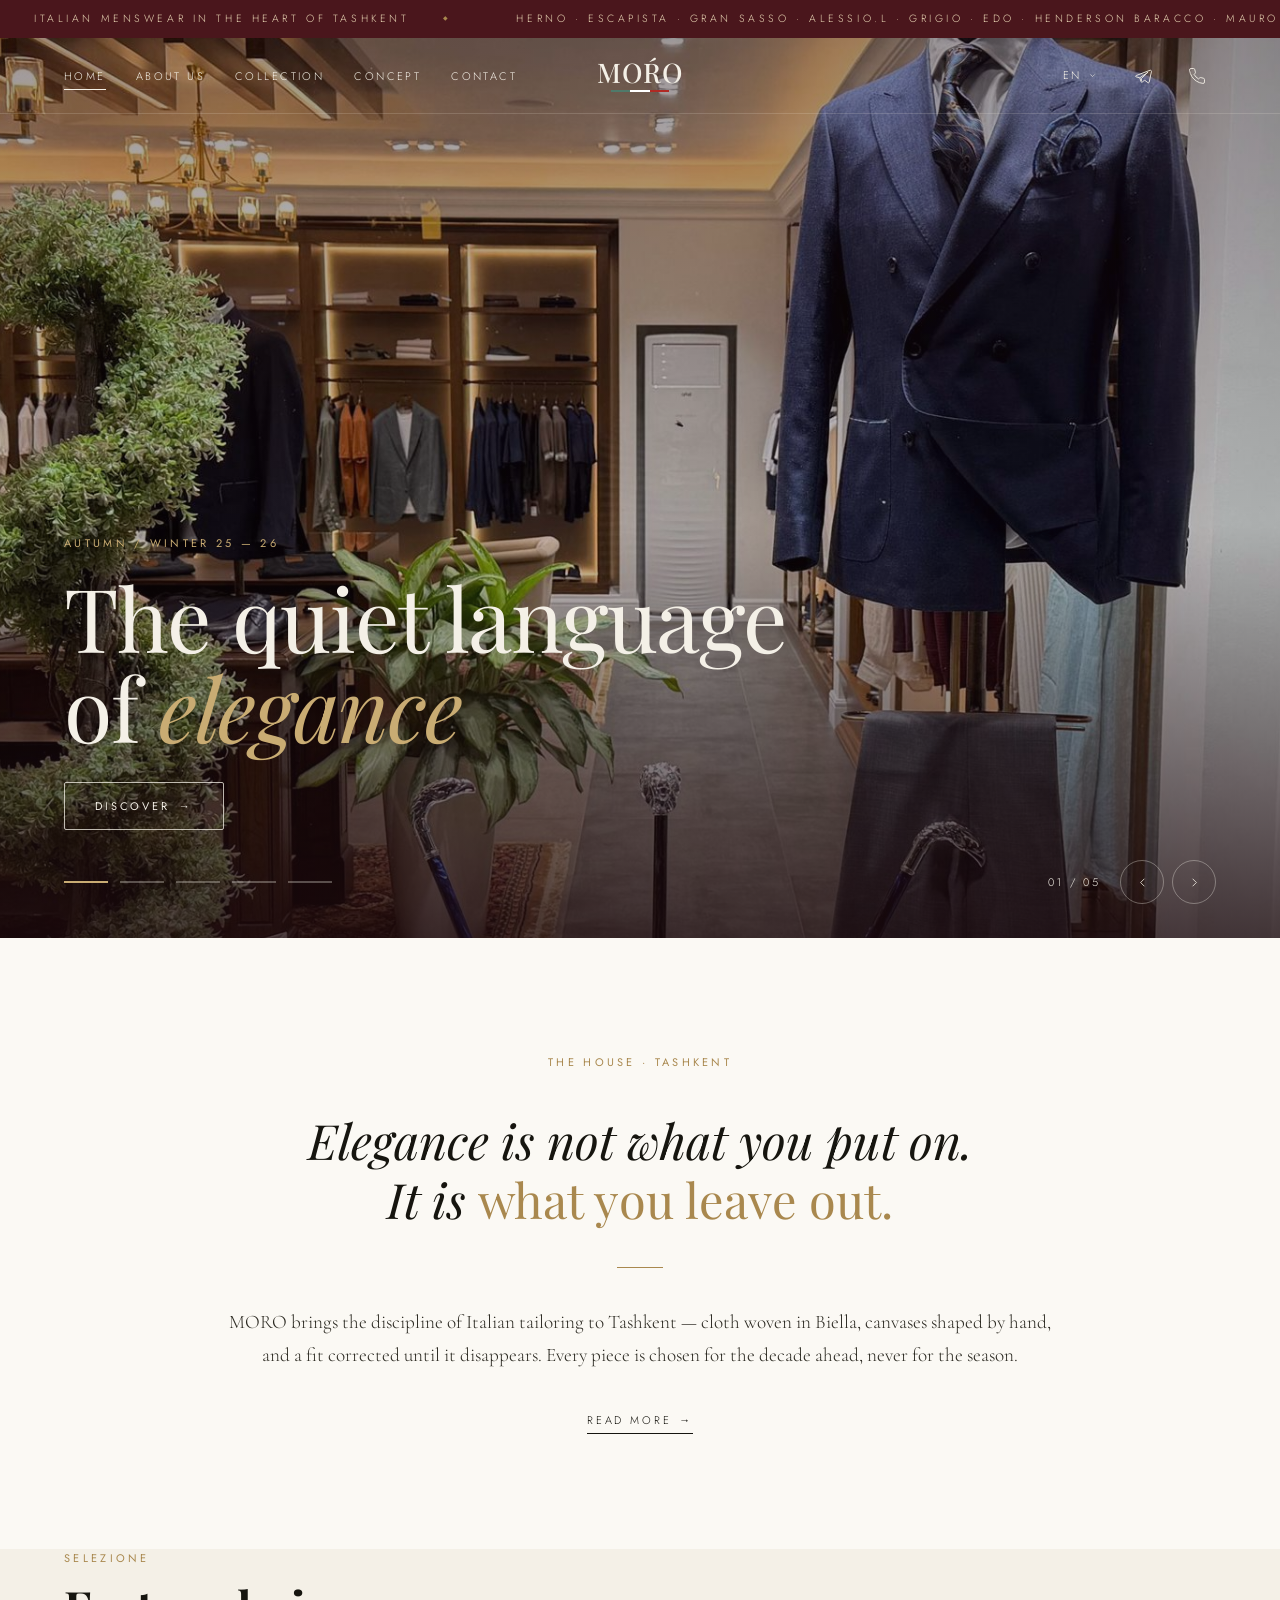
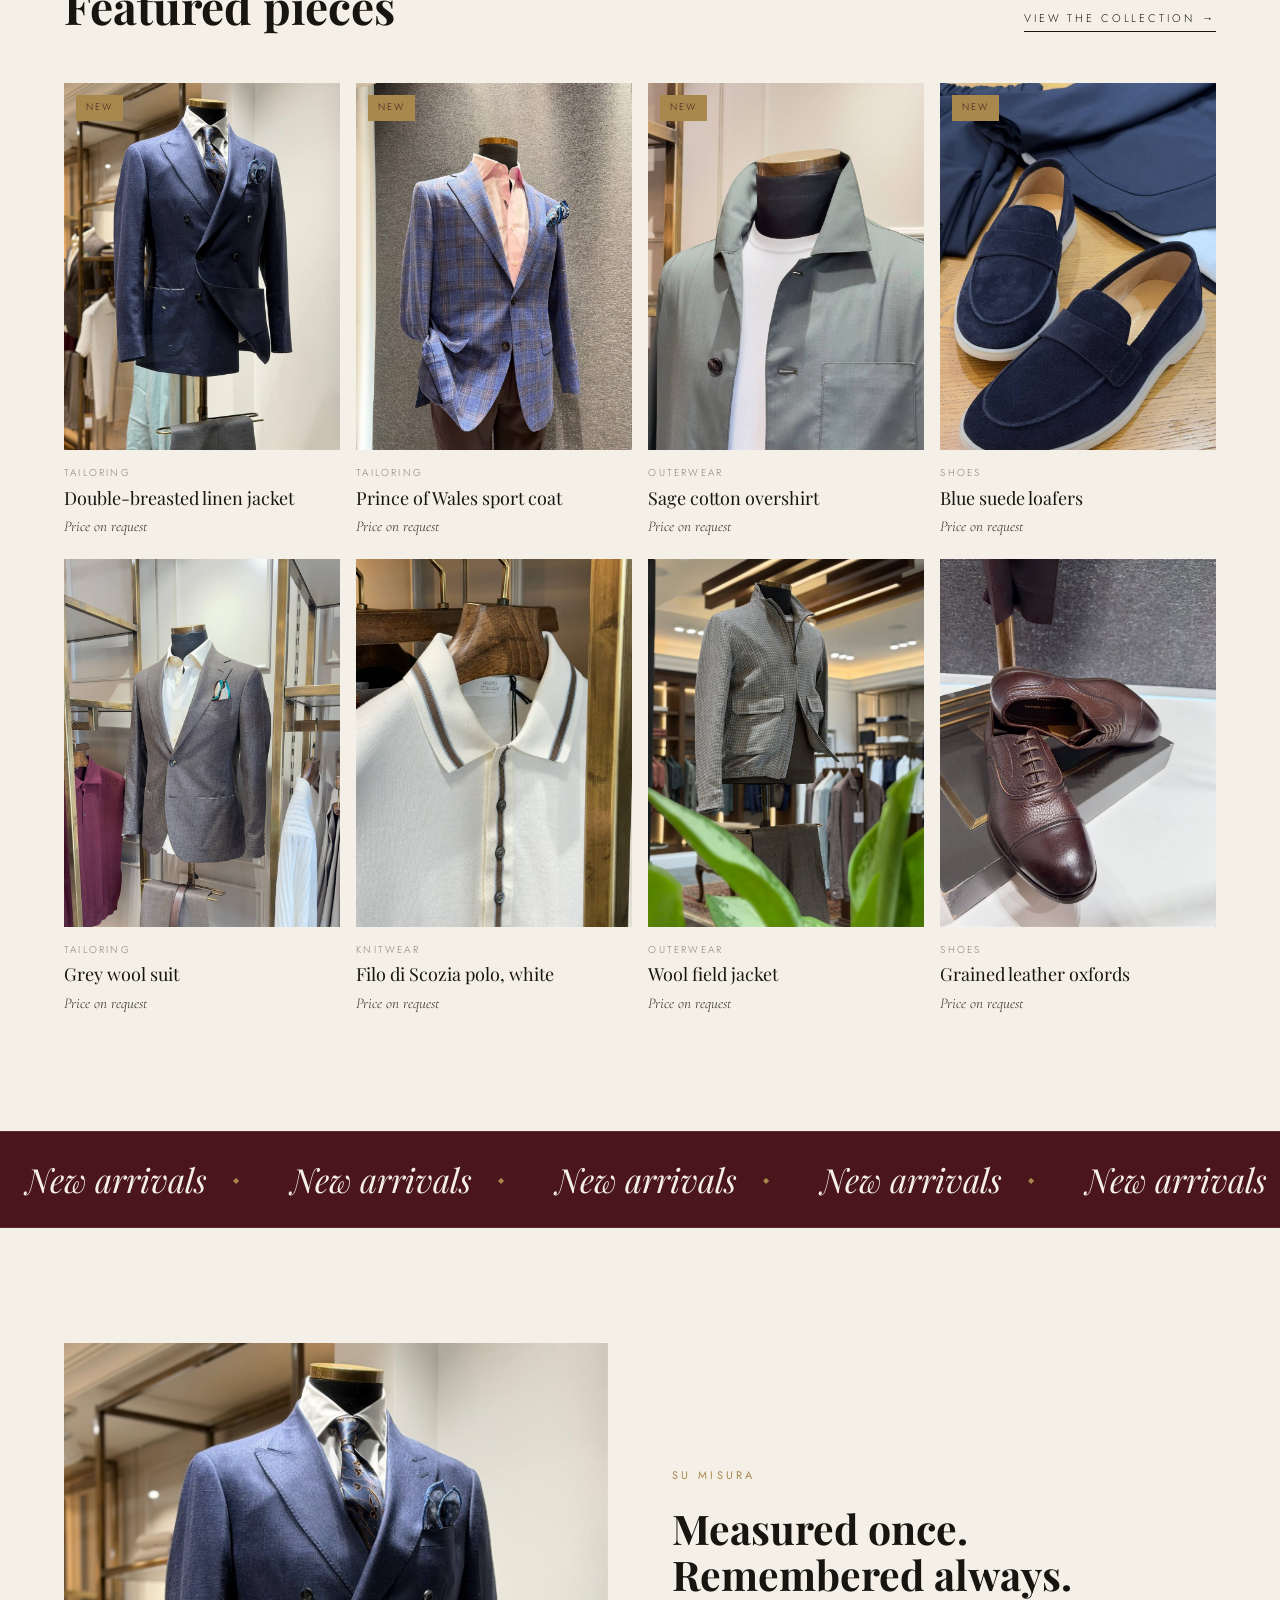
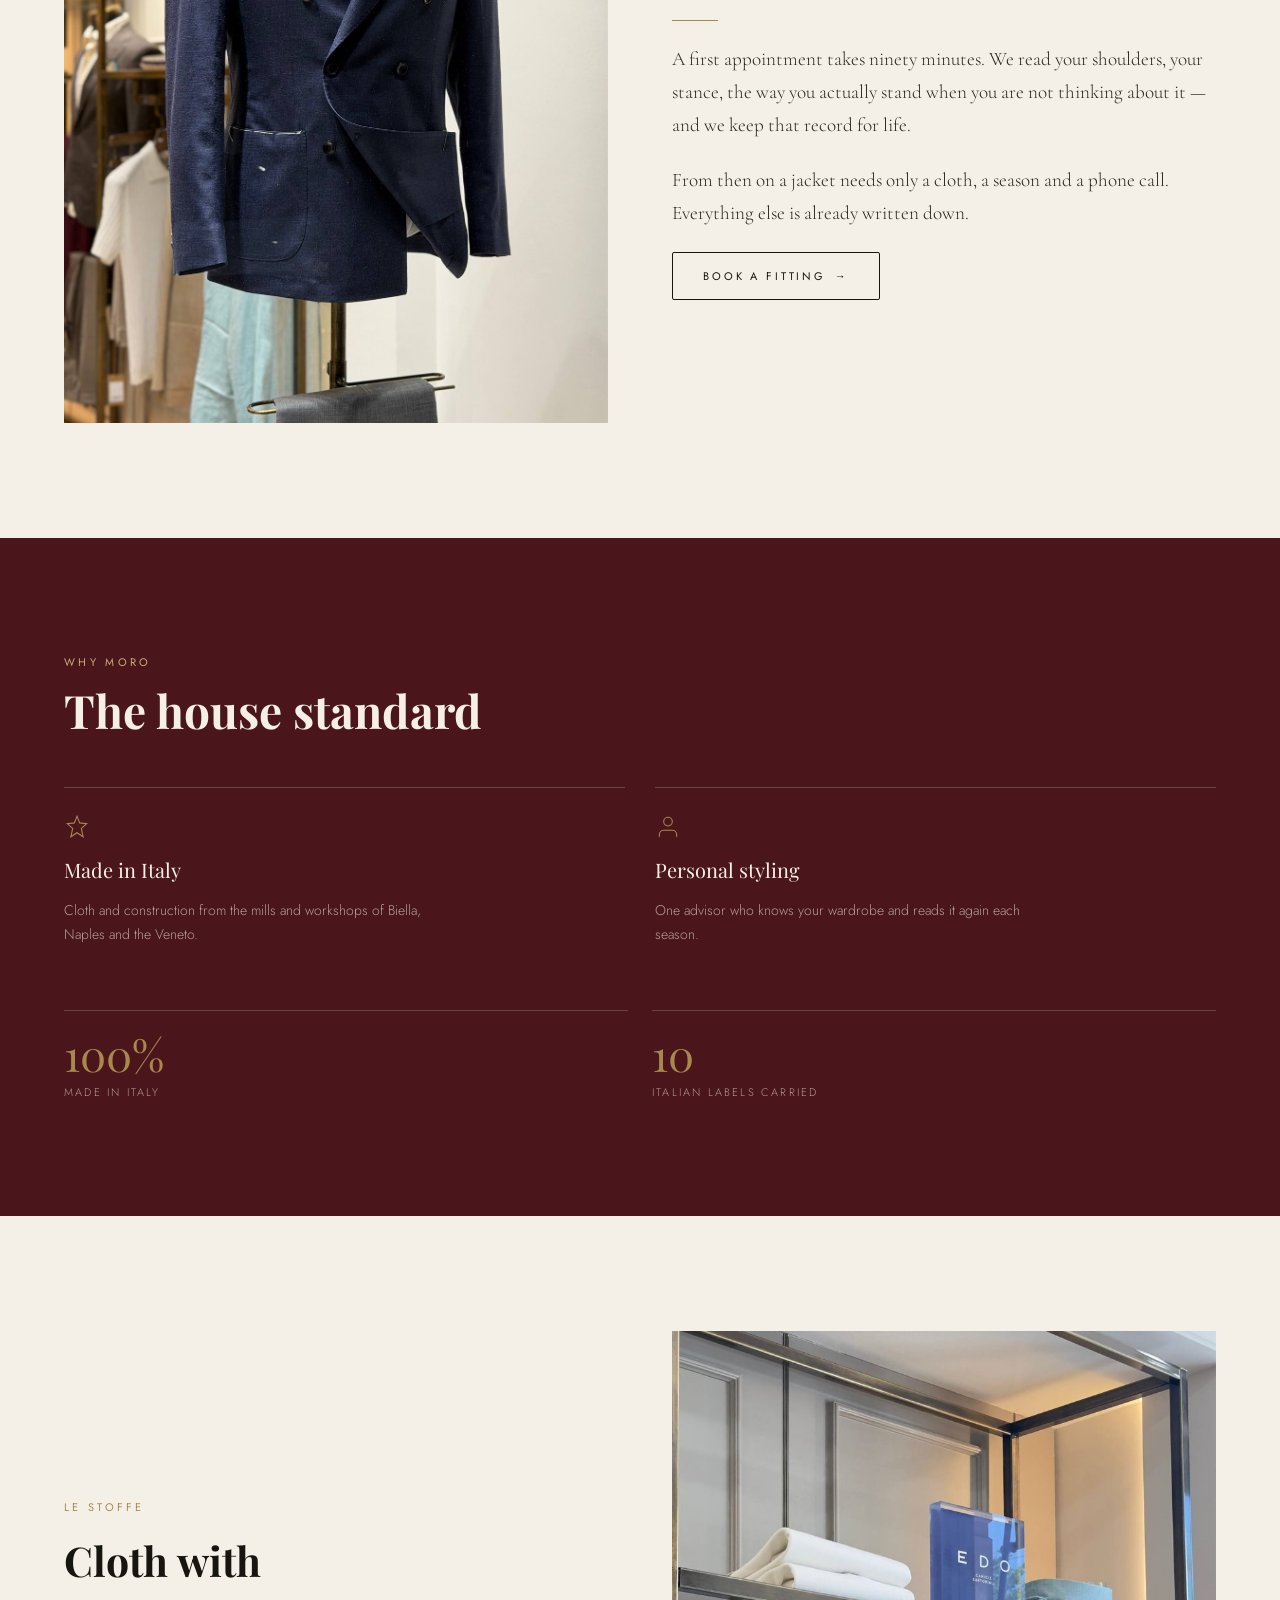
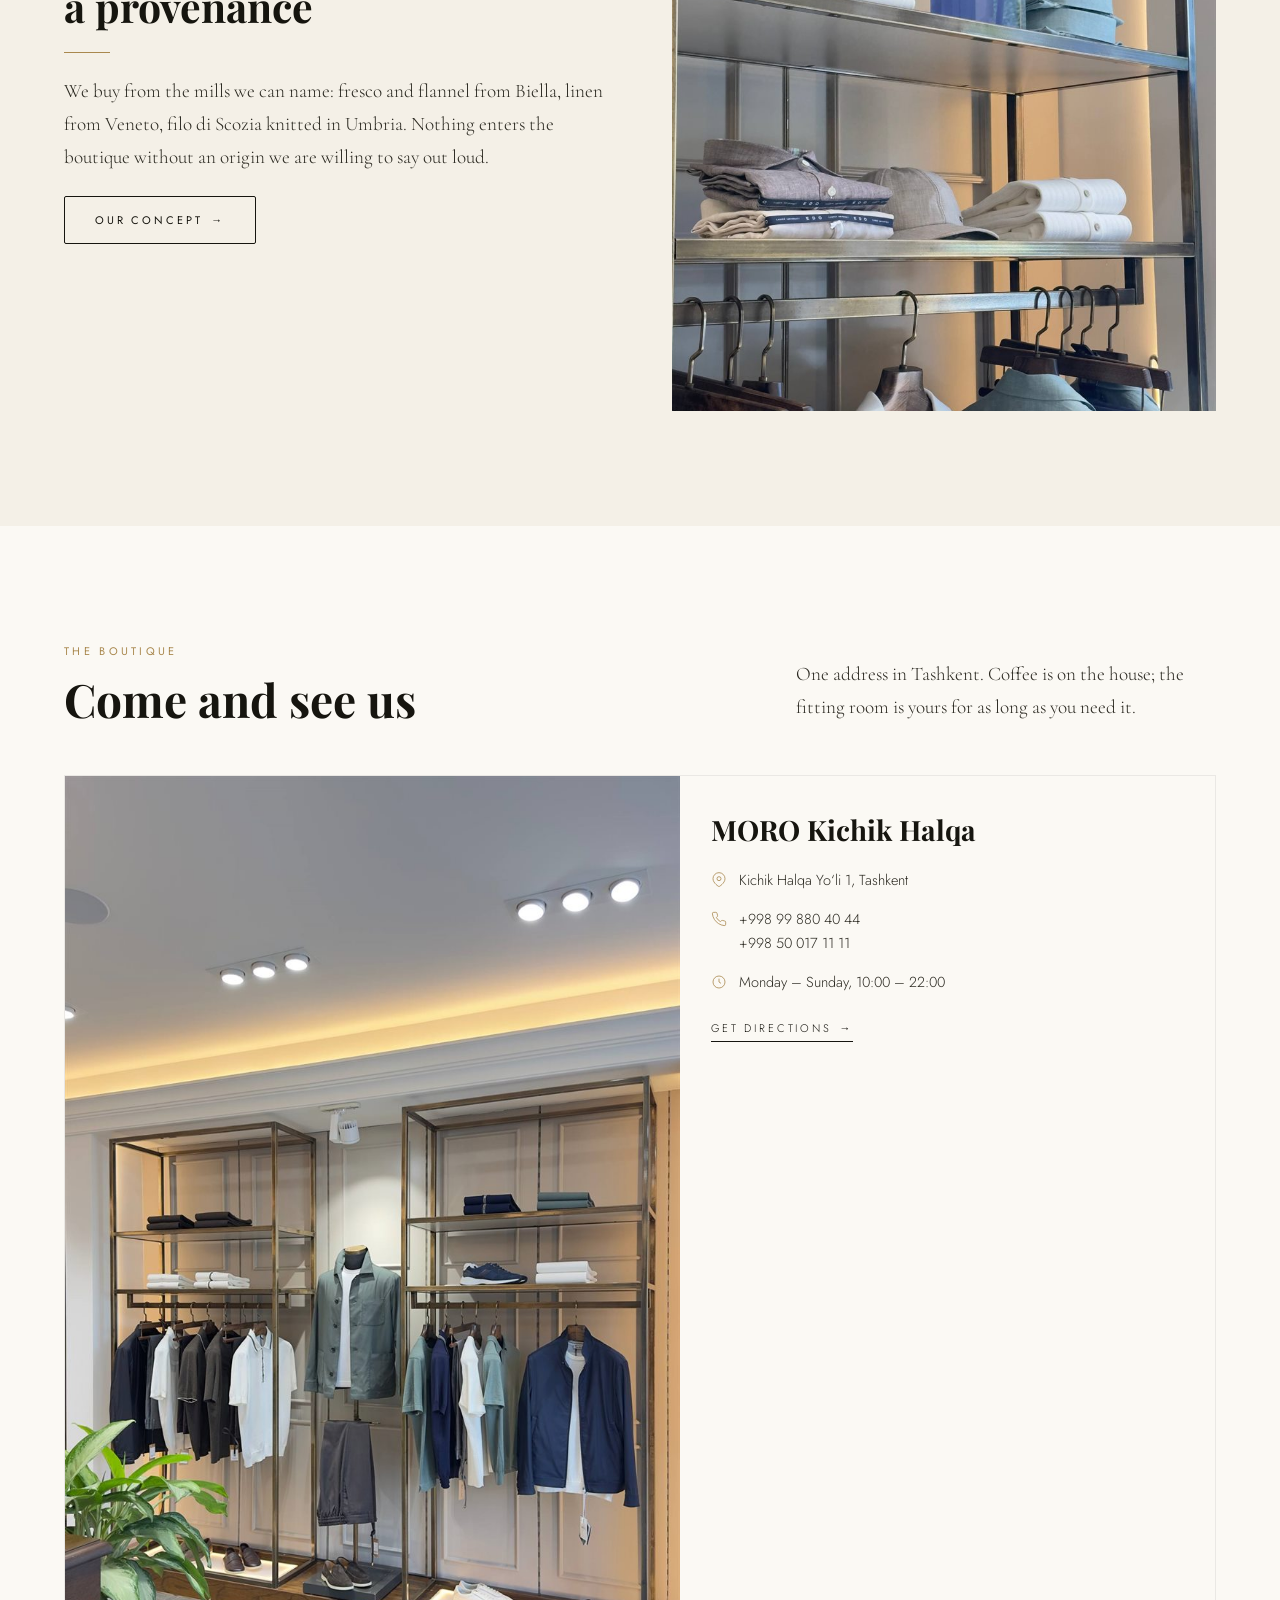
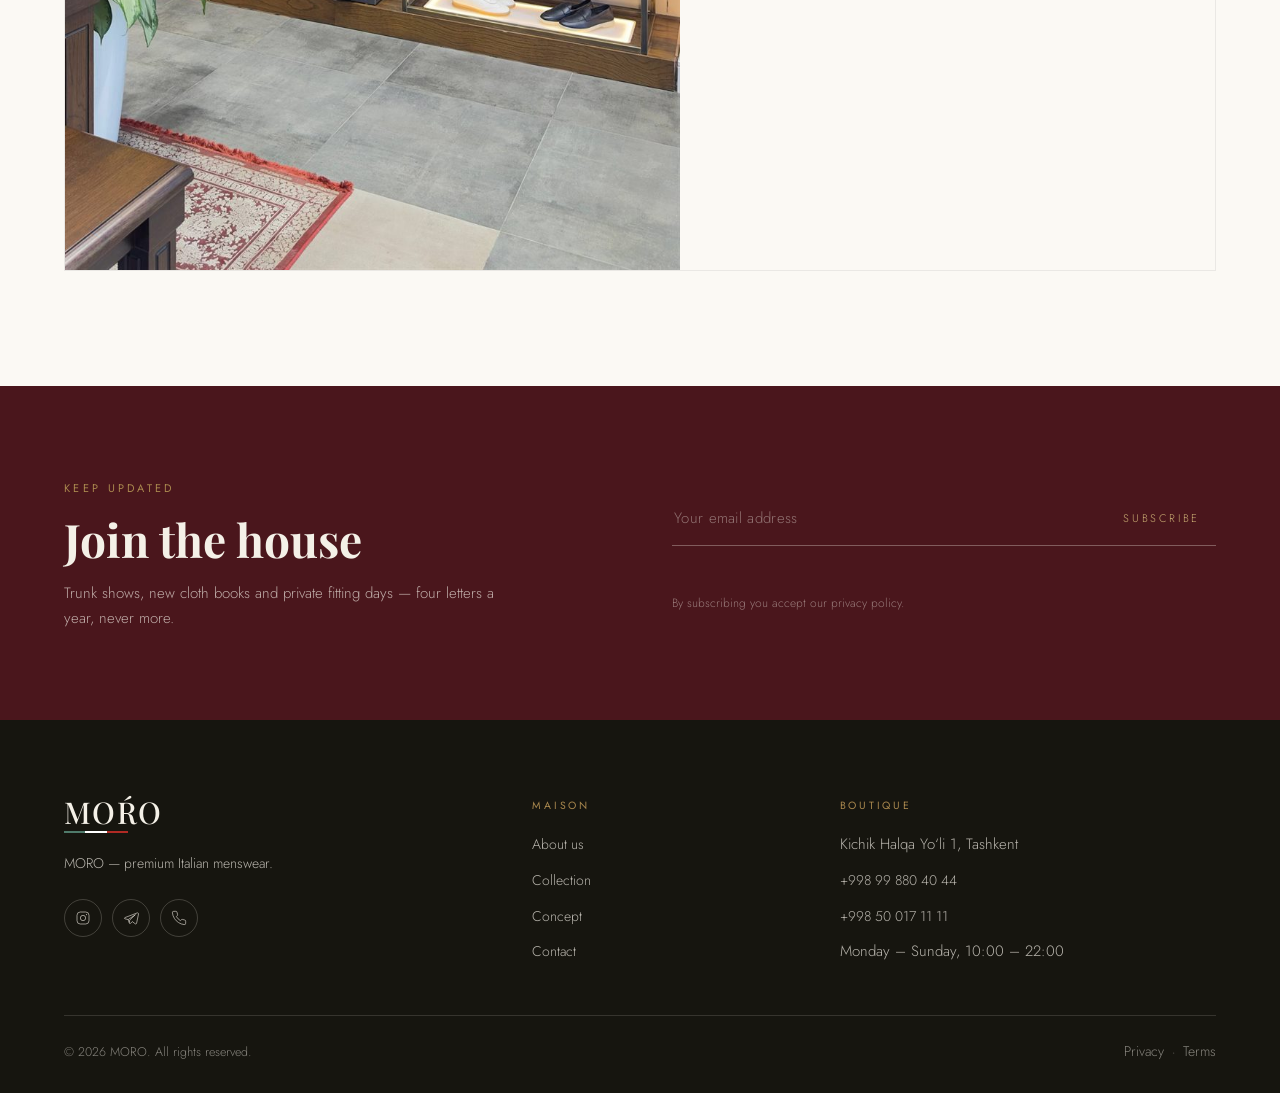
<file: index.html>
<!DOCTYPE html>
<html lang="ru" dir="ltr">
<head>
<meta charset="utf-8">
<meta name="viewport" content="width=device-width, initial-scale=1">
<title>MORO — Sartoria Italiana · Tashkent</title>
<meta name="description" content="MORO — премиальная мужская одежда из Италии. Бутик в Ташкенте: Кичик халка йули, 1. Herno, Gran Sasso, Edo, Henderson Baracco и другие итальянские марки.">
<meta name="theme-color" content="#4A161C">
<meta property="og:title" content="MORO — Sartoria Italiana · Tashkent">
<meta property="og:description" content="MORO — премиальная мужская одежда из Италии. Бутик в Ташкенте, Кичик халка йули, 1.">
<meta property="og:type" content="website">
<meta property="og:image" content="assets/img/hero/hero-01.jpg">
<link rel="icon" href="assets/img/favicon.svg" type="image/svg+xml">
<link rel="preconnect" href="https://fonts.googleapis.com">
<link rel="preconnect" href="https://fonts.gstatic.com" crossorigin>
<link href="https://fonts.googleapis.com/css2?family=Playfair+Display:ital,wght@0,400;0,500;1,400&family=Cormorant+Garamond:ital,wght@0,300;0,400;1,300;1,400&family=Jost:wght@200;300;400;500&family=Amiri:ital,wght@0,400;0,700;1,400&family=Noto+Sans+Arabic:wght@200;300;400;500&display=swap" rel="stylesheet">
<link rel="stylesheet" href="assets/css/style.css">
</head>

<body data-page="home" data-base="">

<!-- ══ Announcement ══ -->
<div class="topbar">
  <div class="topbar__track">
    <span data-i18n="top.1"></span><span data-i18n="top.2"></span><span data-i18n="top.3"></span>
    <span data-i18n="top.1"></span><span data-i18n="top.2"></span><span data-i18n="top.3"></span>
  </div>
</div>

<!-- ══ Header ══ -->
<header class="hdr hdr--over">
  <div class="hdr__in">
    <div>
      <nav class="hdr__nav" aria-label="Primary">
        <ul>
          <li><a href="index.html"      data-nav="home"       data-i18n="nav.home"></a></li>
          <li><a href="about.html"      data-nav="about"      data-i18n="nav.about"></a></li>
          <li><a href="collection.html" data-nav="collection" data-i18n="nav.collection"></a></li>
          <li><a href="concept.html"    data-nav="concept"    data-i18n="nav.concept"></a></li>
          <li><a href="contact.html"    data-nav="contact"    data-i18n="nav.contact"></a></li>
        </ul>
      </nav>
      <button class="burger" type="button" data-drawer-open><i></i><span data-i18n="ui.menu"></span></button>
    </div>

    <a class="hdr__brand logo" href="index.html" aria-label="MORO">
      <span class="logo__word">MOŔO</span>
      <span class="logo__tri" aria-hidden="true"><i></i><i></i><i></i></span>
    </a>

    <div class="hdr__tools">
      <div class="lang">
        <button class="lang__btn" type="button" aria-haspopup="listbox" aria-expanded="false">
          <span data-lang-short>RU</span>
          <svg viewBox="0 0 24 24" aria-hidden="true"><path d="M6 9l6 6 6-6"/></svg>
        </button>
        <div class="lang__menu" role="listbox" data-lang-list></div>
      </div>
      <a class="icon-btn" href="https://t.me/moro_tashkent" target="_blank" rel="noopener" aria-label="Telegram">
        <svg viewBox="0 0 24 24"><path d="M21.5 4.3L2.9 11.4c-.9.3-.9 1.6.1 1.8l4.7 1.2 1.8 5.3c.3.8 1.3 1 1.9.3l2.5-2.6 4.6 3.4c.7.5 1.6.1 1.8-.7l3-14.2c.2-.9-.7-1.6-1.8-1.6z"/><path d="M7.7 14.4L18.6 7 10 15.2l-.3 3.6"/></svg>
      </a>
      <a class="icon-btn" href="tel:+998998804044" aria-label="+998 99 880 40 44">
        <svg viewBox="0 0 24 24"><path d="M22 16.9v3a2 2 0 01-2.2 2 19.8 19.8 0 01-8.6-3.1 19.5 19.5 0 01-6-6A19.8 19.8 0 012.1 4.2 2 2 0 014.1 2h3a2 2 0 012 1.7c.1 1 .4 1.9.7 2.8a2 2 0 01-.5 2.1L8.1 9.9a16 16 0 006 6l1.3-1.2a2 2 0 012.1-.5c.9.3 1.8.6 2.8.7a2 2 0 011.7 2z"/></svg>
      </a>
    </div>
  </div>
</header>

<!-- ══ Mobile drawer ══ -->
<div class="drawer" id="drawer">
  <div class="drawer__top">
    <span class="logo"><span class="logo__word" style="--logo-size:23px">MOŔO</span><span class="logo__tri" style="--logo-tri:48px"><i></i><i></i><i></i></span></span>
    <button class="burger" type="button" data-drawer-close>
      <span data-i18n="ui.close"></span>
      <svg viewBox="0 0 24 24" width="18" height="18" fill="none" stroke="currentColor" stroke-width="1.3"><path d="M18 6L6 18M6 6l12 12"/></svg>
    </button>
  </div>
  <nav class="drawer__nav" aria-label="Mobile">
    <a href="index.html"      data-i18n="nav.home"></a>
    <a href="about.html"      data-i18n="nav.about"></a>
    <a href="collection.html" data-i18n="nav.collection"></a>
    <a href="concept.html"    data-i18n="nav.concept"></a>
    <a href="contact.html"    data-i18n="nav.contact"></a>
  </nav>
  <div class="drawer__foot">
    <span class="eyebrow" data-i18n="ui.language"></span>
    <div class="drawer__langs" data-lang-chips></div>
    <div style="display:grid;gap:6px;font-size:14px;opacity:.8">
      <a href="tel:+998998804044">+998 99 880 40 44</a>
      <a href="tel:+998500171111">+998 50 017 11 11</a>
      <a href="https://www.instagram.com/moro_tashkent/" target="_blank" rel="noopener">Instagram</a>
      <a href="https://t.me/moro_tashkent" target="_blank" rel="noopener">Telegram</a>
    </div>
  </div>
</div>

<main>

  <!-- ══ Hero ══ -->
  <section class="hero" aria-roledescription="carousel">
    <div class="hero__slides">

      <article class="hero__slide">
        <img src="assets/img/hero/hero-01.jpg" alt="" style="--pos:50% 32%" fetchpriority="high" decoding="async">
        <div class="hero__body"><div class="wrap" style="padding:0"><div class="hero__cap">
          <span class="eyebrow" data-i18n="hero.1.eye"></span>
          <h1 class="hero__title" data-i18n-html="hero.1.title"></h1>
          <a class="btn btn--light" href="collection.html"><span data-i18n="cta.discover"></span><span class="ar">→</span></a>
        </div></div></div>
      </article>

      <article class="hero__slide">
        <img src="assets/img/hero/hero-02.jpg" alt="" style="--pos:50% 42%" loading="lazy" decoding="async">
        <div class="hero__body"><div class="wrap" style="padding:0"><div class="hero__cap">
          <span class="eyebrow" data-i18n="hero.2.eye"></span>
          <p class="hero__title" data-i18n-html="hero.2.title"></p>
          <a class="btn btn--light" href="concept.html"><span data-i18n="cta.discover"></span><span class="ar">→</span></a>
        </div></div></div>
      </article>

      <article class="hero__slide">
        <img src="assets/img/hero/hero-04.jpg" alt="" style="--pos:50% 46%" loading="lazy" decoding="async">
        <div class="hero__body"><div class="wrap" style="padding:0"><div class="hero__cap">
          <span class="eyebrow" data-i18n="hero.3.eye"></span>
          <p class="hero__title" data-i18n-html="hero.3.title"></p>
          <a class="btn btn--light" href="about.html"><span data-i18n="cta.discover"></span><span class="ar">→</span></a>
        </div></div></div>
      </article>

      <article class="hero__slide">
        <img src="assets/img/hero/hero-03.jpg" alt="" style="--pos:50% 40%" loading="lazy" decoding="async">
        <div class="hero__body"><div class="wrap" style="padding:0"><div class="hero__cap">
          <span class="eyebrow" data-i18n="hero.4.eye"></span>
          <p class="hero__title" data-i18n-html="hero.4.title"></p>
          <a class="btn btn--light" href="contact.html"><span data-i18n="cta.book"></span><span class="ar">→</span></a>
        </div></div></div>
      </article>

      <article class="hero__slide">
        <img src="assets/img/hero/hero-05.jpg" alt="" style="--pos:50% 44%" loading="lazy" decoding="async">
        <div class="hero__body"><div class="wrap" style="padding:0"><div class="hero__cap">
          <span class="eyebrow" data-i18n="hero.5.eye"></span>
          <p class="hero__title" data-i18n-html="hero.5.title"></p>
          <a class="btn btn--light" href="contact.html"><span data-i18n="cta.directions"></span><span class="ar">→</span></a>
        </div></div></div>
      </article>

    </div>

    <div class="hero__ui">
      <div class="hero__dots"></div>
      <div style="display:flex;align-items:center;gap:20px">
        <span class="hero__count"></span>
        <div class="hero__arrows">
          <button type="button" data-hero-prev data-i18n-aria="ui.prev"><svg viewBox="0 0 24 24"><path d="M15 18l-6-6 6-6"/></svg></button>
          <button type="button" data-hero-next data-i18n-aria="ui.next"><svg viewBox="0 0 24 24"><path d="M9 18l6-6-6-6"/></svg></button>
        </div>
      </div>
    </div>
  </section>

  <!-- ══ Manifesto ══ -->
  <section class="sec sec--paper">
    <div class="wrap wrap--narrow">
      <div class="manifesto">
        <span class="eyebrow reveal" data-i18n="mani.eye"></span>
        <h2 class="manifesto__q reveal" data-d="1" data-i18n-html="mani.quote"></h2>
        <hr class="rule reveal" data-d="1">
        <p class="lead reveal" data-d="2" data-i18n="mani.text"></p>
        <a class="link-u reveal" data-d="3" href="about.html"><span data-i18n="cta.readMore"></span><span class="ar">→</span></a>
      </div>
    </div>
  </section>

  <!-- ══ Featured ══ -->
  <section class="sec" style="padding-top:0">
    <div class="wrap">
      <div class="sec-head">
        <div class="sec-head__t">
          <span class="eyebrow reveal" data-i18n="feat.eye"></span>
          <h2 class="sec-title reveal" data-d="1" data-i18n="feat.title"></h2>
        </div>
        <a class="link-u reveal" data-d="2" href="collection.html"><span data-i18n="cta.viewAll"></span><span class="ar">→</span></a>
      </div>
      <div class="grid-p" data-grid data-featured="1"></div>
    </div>
  </section>

  <!-- ══ Marquee ══ -->
  <div class="marq" aria-hidden="true">
    <div class="marq__track">
      <span data-i18n="marq"></span><span data-i18n="marq"></span><span data-i18n="marq"></span><span data-i18n="marq"></span><span data-i18n="marq"></span><span data-i18n="marq"></span>
      <span data-i18n="marq"></span><span data-i18n="marq"></span><span data-i18n="marq"></span><span data-i18n="marq"></span><span data-i18n="marq"></span><span data-i18n="marq"></span>
    </div>
  </div>

  <!-- ══ Atelier ══ -->
  <section class="sec">
    <div class="wrap">
      <div class="split">
        <figure class="split__media reveal">
          <img src="assets/img/editorial/edit-tailoring.jpg" alt="" style="--pos:50% 30%" loading="lazy" decoding="async">
        </figure>
        <div class="split__body">
          <span class="eyebrow reveal" data-i18n="atel.eye"></span>
          <h2 class="split__title reveal" data-d="1" data-i18n-html="atel.title"></h2>
          <hr class="rule reveal" data-d="1">
          <p class="lead reveal" data-d="2" data-i18n="atel.p1"></p>
          <p class="lead reveal" data-d="2" data-i18n="atel.p2"></p>
          <div class="reveal" data-d="3"><a class="btn" href="contact.html"><span data-i18n="cta.book"></span><span class="ar">→</span></a></div>
        </div>
      </div>
    </div>
  </section>

  <!-- ══ House standard + stats ══ -->
  <section class="sec sec--wine">
    <div class="wrap">
      <div class="sec-head">
        <div class="sec-head__t">
          <span class="eyebrow reveal" data-i18n="val.eye"></span>
          <h2 class="sec-title reveal" data-d="1" data-i18n="val.title"></h2>
        </div>
      </div>

      <div class="vals">
        <div class="val reveal">
          <svg viewBox="0 0 24 24"><path d="M12 2l2.4 6.2L21 9l-5 4.3L17.6 21 12 17.3 6.4 21 8 13.3 3 9l6.6-.8z"/></svg>
          <h3 data-i18n="val.1.t"></h3><p data-i18n="val.1.d"></p>
        </div>
        <div class="val reveal" data-d="1">
          <svg viewBox="0 0 24 24"><path d="M20 21v-2a4 4 0 00-4-4H8a4 4 0 00-4 4v2"/><circle cx="12" cy="7" r="4"/></svg>
          <h3 data-i18n="val.2.t"></h3><p data-i18n="val.2.d"></p>
        </div>
      </div>

      <div class="stats" style="margin-top:clamp(40px,5vw,72px)">
        <div class="stat reveal"><span class="stat__n" data-i18n="stat.1.n"></span><span class="stat__l" data-i18n="stat.1.l"></span></div>
        <div class="stat reveal" data-d="1"><span class="stat__n" data-i18n="stat.2.n"></span><span class="stat__l" data-i18n="stat.2.l"></span></div>
      </div>
    </div>
  </section>

  <!-- ══ Cloth ══ -->
  <section class="sec">
    <div class="wrap">
      <div class="split split--rev">
        <figure class="split__media reveal">
          <img src="assets/img/editorial/edit-shelf.jpg" alt="" style="--pos:50% 45%" loading="lazy" decoding="async">
        </figure>
        <div class="split__body">
          <span class="eyebrow reveal" data-i18n="cloth.eye"></span>
          <h2 class="split__title reveal" data-d="1" data-i18n-html="cloth.title"></h2>
          <hr class="rule reveal" data-d="1">
          <p class="lead reveal" data-d="2" data-i18n="cloth.p1"></p>
          <div class="reveal" data-d="3"><a class="btn" href="concept.html"><span data-i18n="cta.concept"></span><span class="ar">→</span></a></div>
        </div>
      </div>
    </div>
  </section>

  <!-- ══ Boutiques ══ -->
  <section class="sec sec--paper">
    <div class="wrap">
      <div class="sec-head">
        <div class="sec-head__t">
          <span class="eyebrow reveal" data-i18n="shops.eye"></span>
          <h2 class="sec-title reveal" data-d="1" data-i18n="shops.title"></h2>
        </div>
        <p class="lead reveal" data-d="2" style="max-width:420px" data-i18n="shops.lead"></p>
      </div>

      <div class="shops">
        <article class="shop reveal">
          <div class="shop__img"><img src="assets/img/editorial/edit-boutique-b.jpg" alt="" loading="lazy" decoding="async"></div>
          <div class="shop__body">
            <h3 class="shop__name" data-i18n="shop.1.name"></h3>
            <div class="shop__row"><svg viewBox="0 0 24 24"><path d="M21 10c0 7-9 12-9 12s-9-5-9-12a9 9 0 1118 0z"/><circle cx="12" cy="10" r="3"/></svg><span data-i18n="shop.1.addr"></span></div>
            <div class="shop__row"><svg viewBox="0 0 24 24"><path d="M22 16.9v3a2 2 0 01-2.2 2 19.8 19.8 0 01-8.6-3.1 19.5 19.5 0 01-6-6A19.8 19.8 0 012.1 4.2 2 2 0 014.1 2h3a2 2 0 012 1.7c.1 1 .4 1.9.7 2.8a2 2 0 01-.5 2.1L8.1 9.9a16 16 0 006 6l1.3-1.2a2 2 0 012.1-.5c.9.3 1.8.6 2.8.7a2 2 0 011.7 2z"/></svg><span><a href="tel:+998998804044">+998 99 880 40 44</a><br><a href="tel:+998500171111">+998 50 017 11 11</a></span></div>
            <div class="shop__row"><svg viewBox="0 0 24 24"><circle cx="12" cy="12" r="9"/><path d="M12 7v5l3 2"/></svg><span data-i18n="shop.hours.v"></span></div>
            <div style="margin-top:6px"><a class="link-u" href="https://yandex.uz/maps/?text=Kichik%20Halqa%20Yoli%201%20Tashkent" target="_blank" rel="noopener"><span data-i18n="cta.directions"></span><span class="ar">→</span></a></div>
          </div>
        </article>
      </div>
    </div>
  </section>

  <!-- ══ Newsletter ══ -->
  <section class="news">
    <div class="wrap">
      <div class="news__in">
        <div class="reveal">
          <span class="eyebrow" data-i18n="news.eye"></span>
          <h2 class="news__t" data-i18n="news.title"></h2>
          <p data-i18n="news.text"></p>
        </div>
        <form class="news__form reveal" data-d="1" data-newsletter novalidate>
          <div class="field">
            <input type="email" required data-i18n-ph="news.ph" aria-label="Email">
            <button type="submit" data-i18n="cta.subscribe"></button>
          </div>
          <span class="news__ok" data-news-msg></span>
          <span class="news__note" data-i18n="news.note"></span>
        </form>
      </div>
    </div>
  </section>

</main>

<!-- ══ Footer ══ -->
<footer class="ftr">
  <div class="wrap">
    <div class="ftr__grid">
      <div class="ftr__brand">
        <span class="logo"><span class="logo__word" style="--logo-size:30px">MOŔO</span><span class="logo__tri" style="--logo-tri:64px"><i></i><i></i><i></i></span></span>
        <p data-i18n="ftr.about"></p>
        <div class="ftr__soc">
          <a href="https://www.instagram.com/moro_tashkent/" target="_blank" rel="noopener" aria-label="Instagram">
            <svg viewBox="0 0 24 24"><rect x="3" y="3" width="18" height="18" rx="5"/><circle cx="12" cy="12" r="4"/><circle cx="17.2" cy="6.8" r=".9" fill="currentColor" stroke="none"/></svg>
          </a>
          <a href="https://t.me/moro_tashkent" target="_blank" rel="noopener" aria-label="Telegram">
            <svg viewBox="0 0 24 24"><path d="M21.5 4.3L2.9 11.4c-.9.3-.9 1.6.1 1.8l4.7 1.2 1.8 5.3c.3.8 1.3 1 1.9.3l2.5-2.6 4.6 3.4c.7.5 1.6.1 1.8-.7l3-14.2c.2-.9-.7-1.6-1.8-1.6z"/><path d="M7.7 14.4L18.6 7 10 15.2l-.3 3.6"/></svg>
          </a>
          <a href="tel:+998998804044" aria-label="+998 99 880 40 44">
            <svg viewBox="0 0 24 24"><path d="M22 16.9v3a2 2 0 01-2.2 2 19.8 19.8 0 01-8.6-3.1 19.5 19.5 0 01-6-6A19.8 19.8 0 012.1 4.2 2 2 0 014.1 2h3a2 2 0 012 1.7c.1 1 .4 1.9.7 2.8a2 2 0 01-.5 2.1L8.1 9.9a16 16 0 006 6l1.3-1.2a2 2 0 012.1-.5c.9.3 1.8.6 2.8.7a2 2 0 011.7 2z"/></svg>
          </a>
        </div>
      </div>

      <div>
        <h4 data-i18n="ftr.c1"></h4>
        <ul>
          <li><a href="about.html"      data-i18n="nav.about"></a></li>
          <li><a href="collection.html" data-i18n="nav.collection"></a></li>
          <li><a href="concept.html"    data-i18n="nav.concept"></a></li>
          <li><a href="contact.html"    data-i18n="nav.contact"></a></li>
        </ul>
      </div>



      <div>
        <h4 data-i18n="ftr.c3"></h4>
        <ul>
          <li><span data-i18n="shop.1.addr"></span></li>
          <li><a href="tel:+998998804044">+998 99 880 40 44</a></li>
          <li><a href="tel:+998500171111">+998 50 017 11 11</a></li>
          <li><span data-i18n="shop.hours.v"></span></li>
        </ul>
      </div>
    </div>

    <div class="ftr__bot">
      <span data-i18n="ftr.rights"></span>
      <span><a href="#" data-i18n="ftr.privacy"></a> &nbsp;·&nbsp; <a href="#" data-i18n="ftr.terms"></a></span>
    </div>
  </div>
</footer>

<!-- ══ Quick view ══ -->
<div class="modal" id="qv" role="dialog" aria-modal="true">
  <div class="modal__bd" data-qv-close></div>
  <div class="modal__box">
    <button class="modal__close" type="button" data-qv-close data-i18n-aria="ui.close">
      <svg viewBox="0 0 24 24"><path d="M18 6L6 18M6 6l12 12"/></svg>
    </button>
    <div class="modal__img"><img data-qv-img alt="" decoding="async"></div>
    <div class="modal__body">
      <span class="card__cat" data-qv-cat></span>
      <h3 class="modal__name" data-qv-name></h3>
      <p class="card__price" data-i18n="price.request"></p>
      <dl class="spec">
        <div><dt data-i18n="qv.material"></dt><dd data-qv-material></dd></div>
        <div><dt data-i18n="qv.origin"></dt><dd data-i18n="qv.origin.v"></dd></div>
        <div><dt data-i18n="qv.avail"></dt><dd data-i18n="qv.avail.v"></dd></div>
      </dl>
      <p style="font-size:13.5px;color:var(--stone)" data-i18n="qv.note"></p>
      <div style="display:flex;gap:10px;flex-wrap:wrap">
        <a class="btn btn--solid" href="contact.html"><span data-i18n="cta.enquire"></span><span class="ar">→</span></a>
        <a class="btn" href="https://t.me/moro_tashkent" target="_blank" rel="noopener">Telegram</a>
      </div>
    </div>
  </div>
</div>

<button class="to-top" type="button" data-i18n-aria="ui.top"><svg viewBox="0 0 24 24"><path d="M12 19V5M5 12l7-7 7 7"/></svg></button>
<div class="toast" id="toast" role="status"></div>

<script src="assets/js/translations.js"></script>
<script src="assets/js/data.js"></script>
<script src="assets/js/site.js"></script>
</body>
</html>
</file>
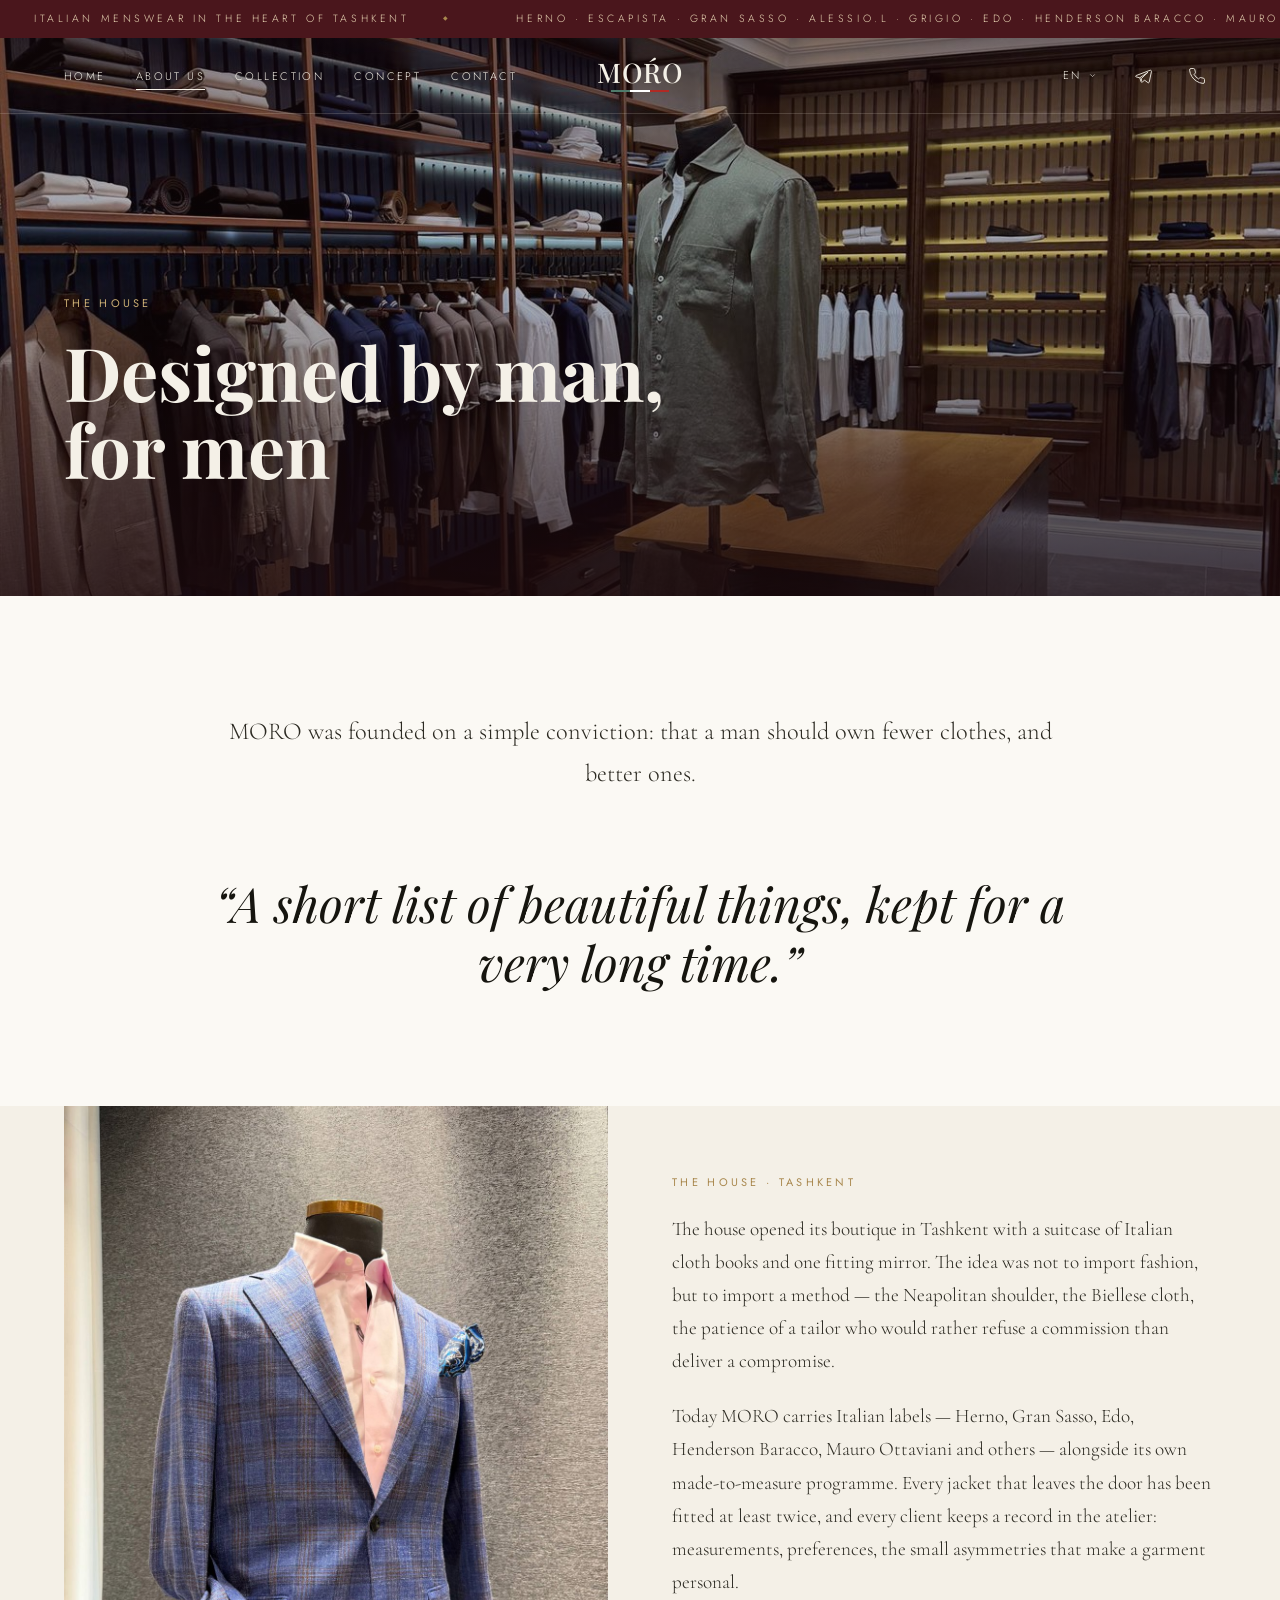
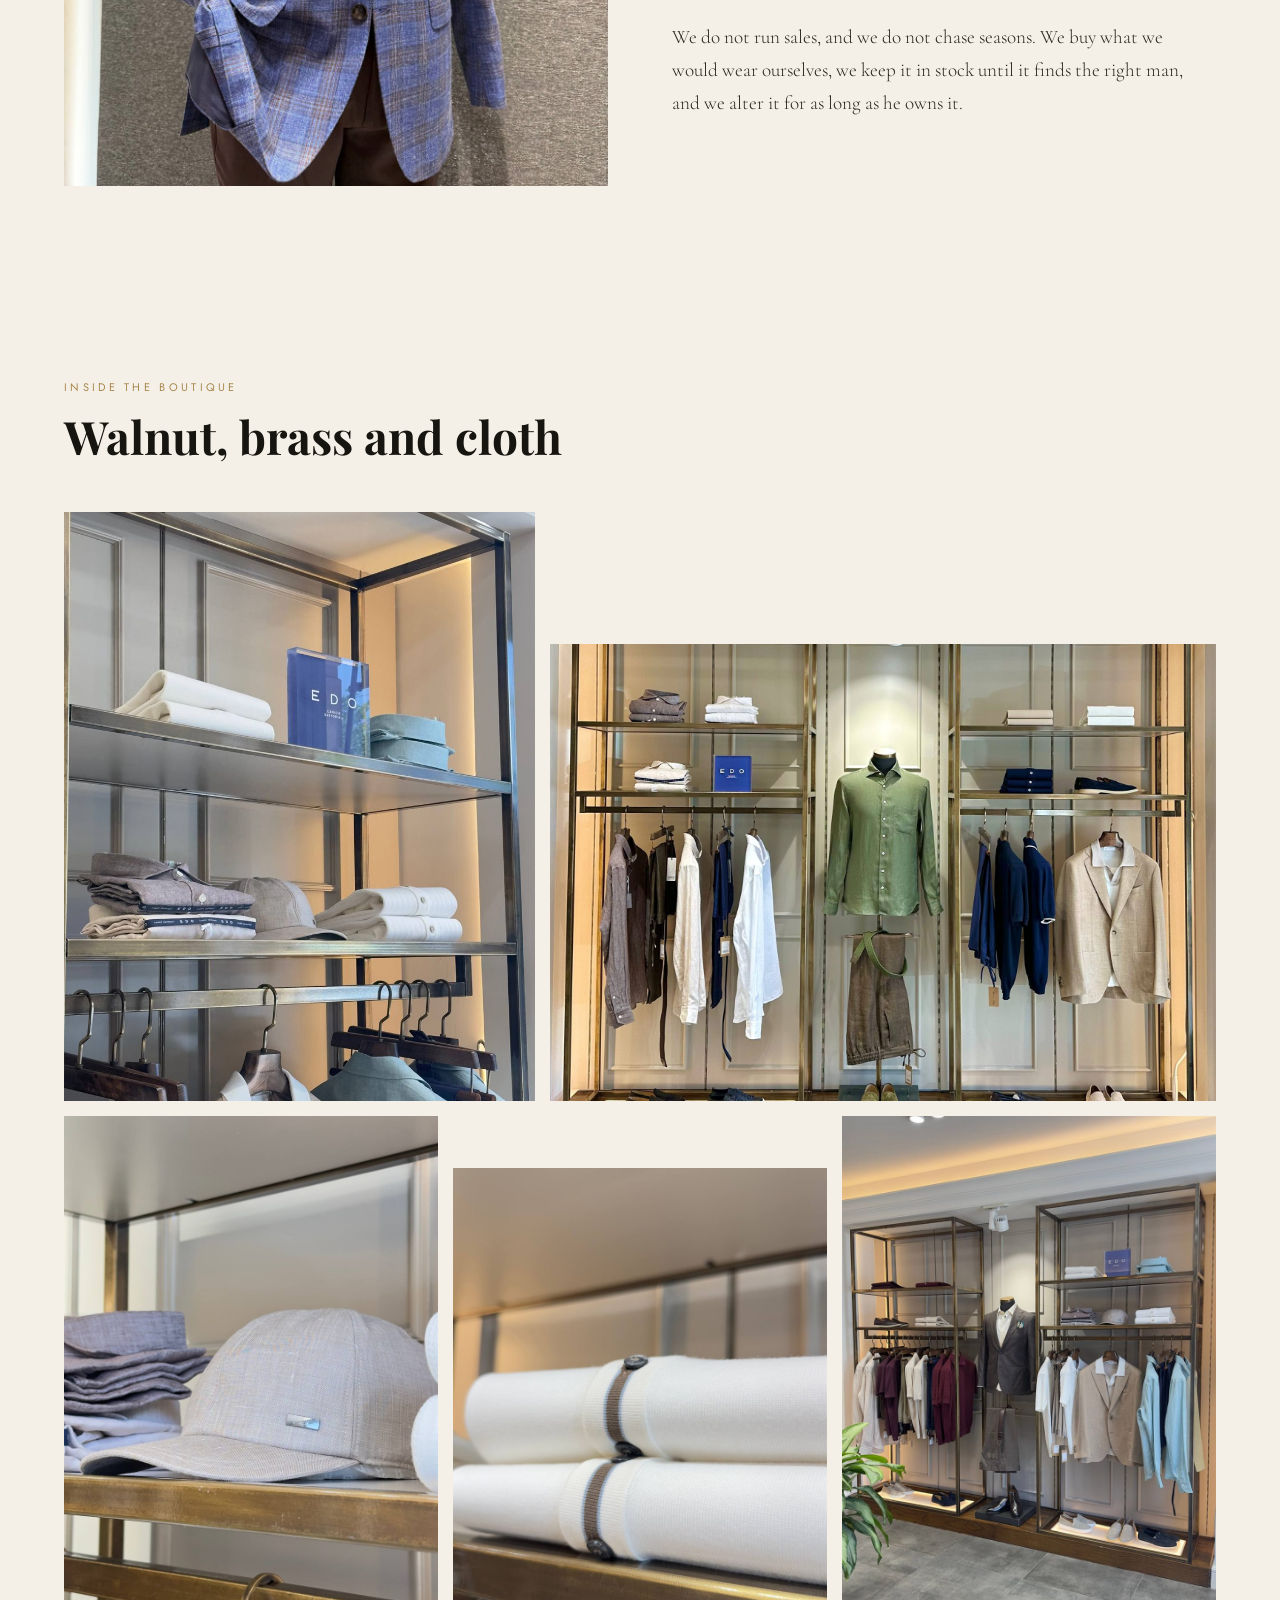
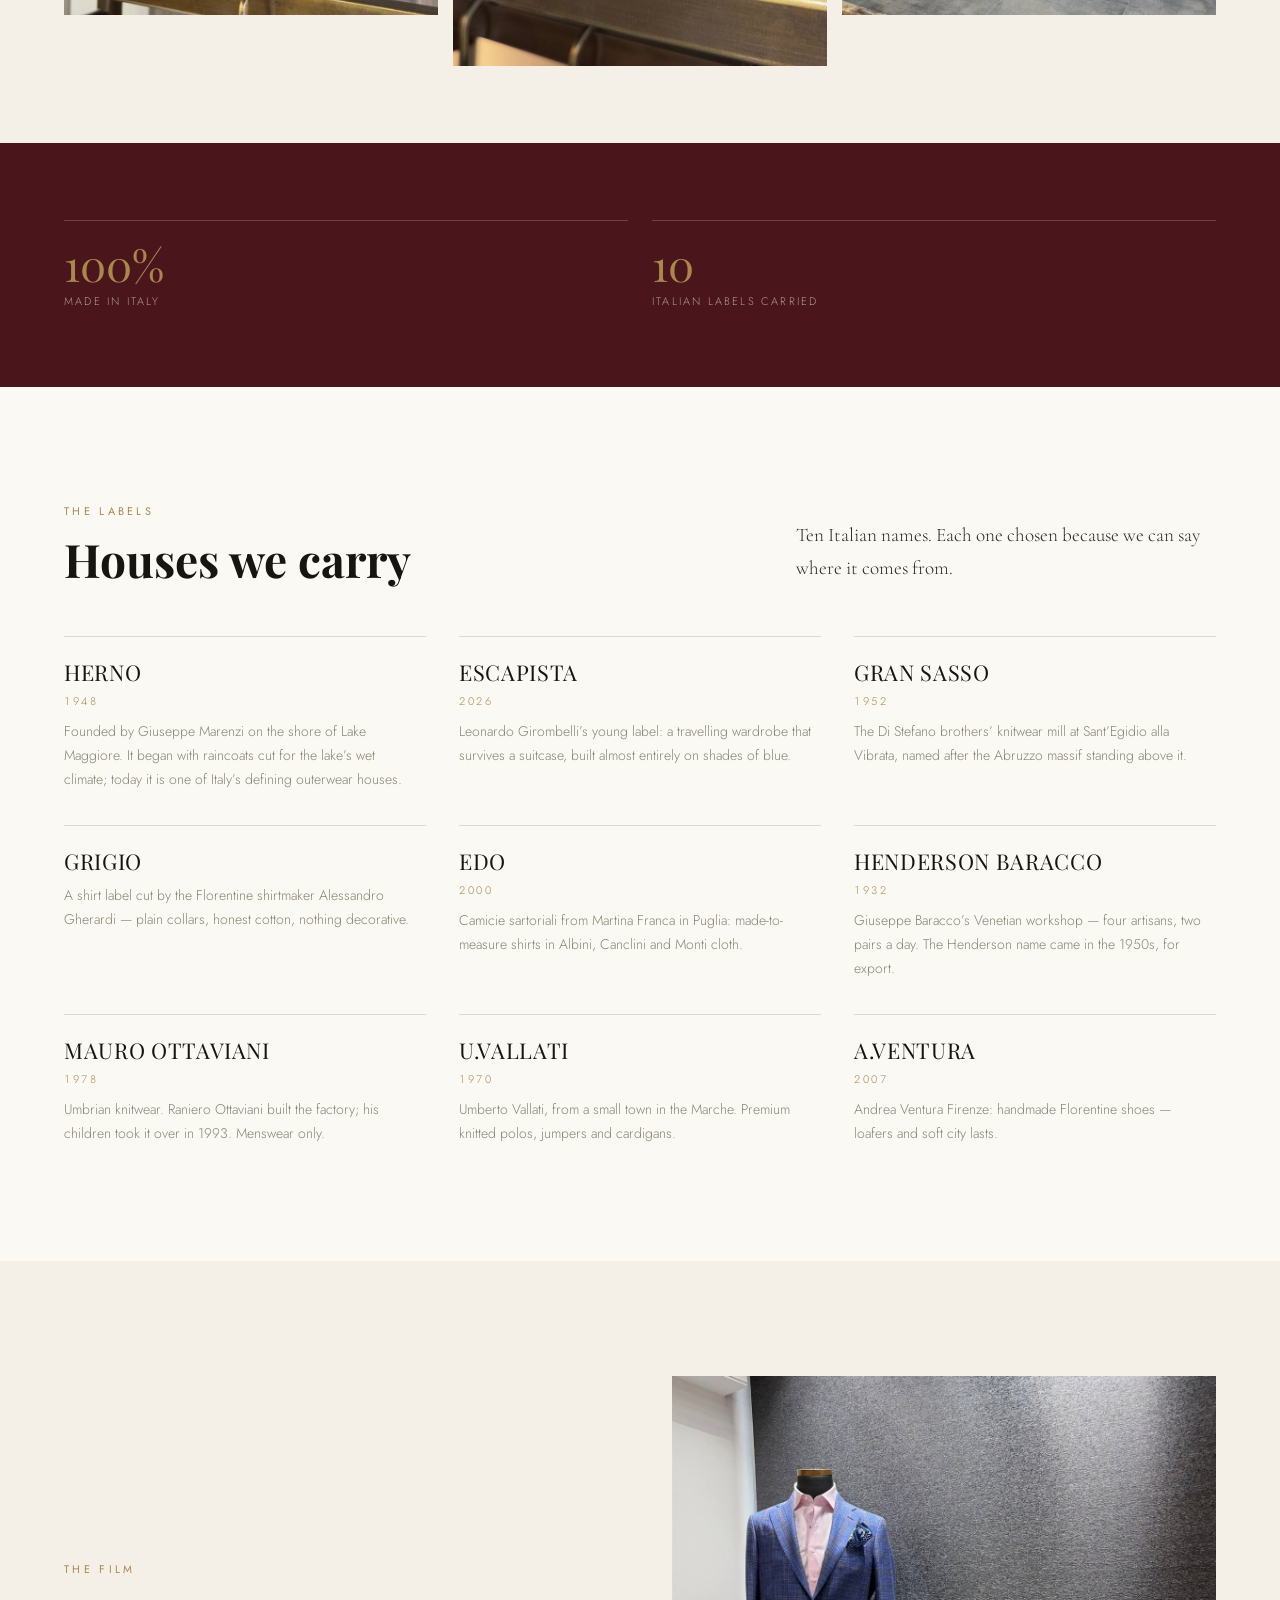
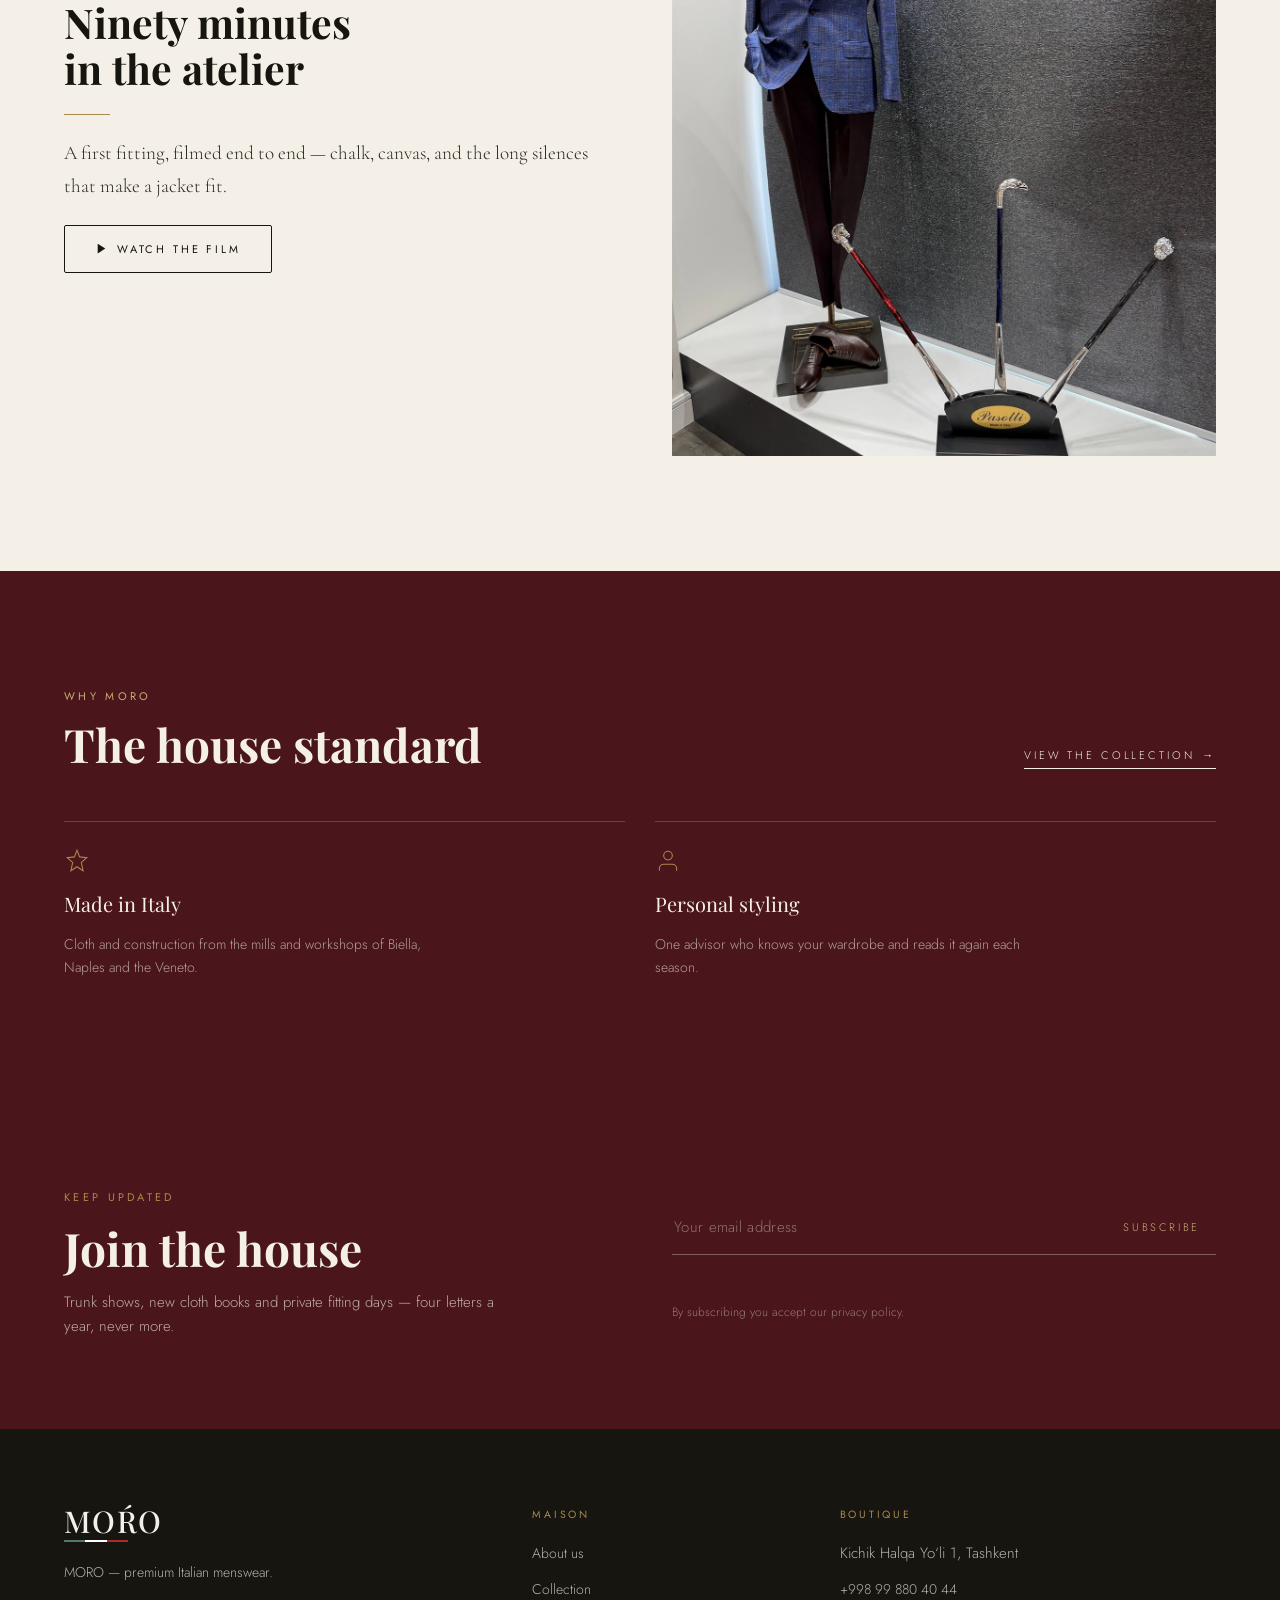
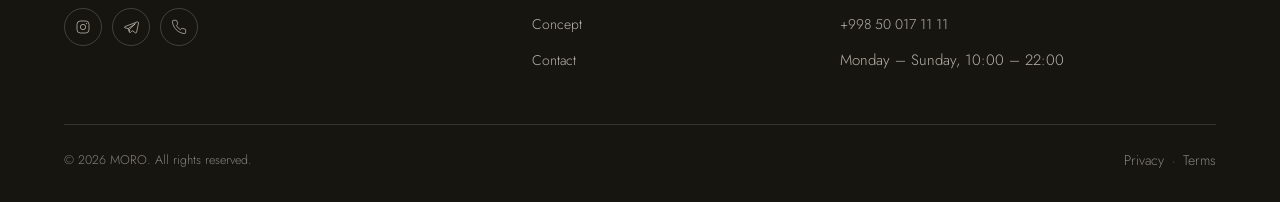
<file: about.html>
<!DOCTYPE html>
<html lang="ru" dir="ltr">
<head>
<meta charset="utf-8">
<meta name="viewport" content="width=device-width, initial-scale=1">
<title>О нас — MORO</title>
<meta name="description" content="MORO — премиальная мужская одежда из Италии: метод, ткани, ателье и бутик в Ташкенте.">
<meta name="theme-color" content="#4A161C">
<link rel="icon" href="assets/img/favicon.svg" type="image/svg+xml">
<link rel="preconnect" href="https://fonts.googleapis.com">
<link rel="preconnect" href="https://fonts.gstatic.com" crossorigin>
<link href="https://fonts.googleapis.com/css2?family=Playfair+Display:ital,wght@0,400;0,500;1,400&family=Cormorant+Garamond:ital,wght@0,300;0,400;1,300;1,400&family=Jost:wght@200;300;400;500&family=Amiri:ital,wght@0,400;0,700;1,400&family=Noto+Sans+Arabic:wght@200;300;400;500&display=swap" rel="stylesheet">
<link rel="stylesheet" href="assets/css/style.css">
</head>

<body data-page="about" data-base="" data-title="nav.about">

<div class="topbar">
  <div class="topbar__track">
    <span data-i18n="top.1"></span><span data-i18n="top.2"></span><span data-i18n="top.3"></span>
    <span data-i18n="top.1"></span><span data-i18n="top.2"></span><span data-i18n="top.3"></span>
  </div>
</div>

<header class="hdr hdr--over">
  <div class="hdr__in">
    <div>
      <nav class="hdr__nav" aria-label="Primary">
        <ul>
          <li><a href="index.html"      data-nav="home"       data-i18n="nav.home"></a></li>
          <li><a href="about.html"      data-nav="about"      data-i18n="nav.about"></a></li>
          <li><a href="collection.html" data-nav="collection" data-i18n="nav.collection"></a></li>
          <li><a href="concept.html"    data-nav="concept"    data-i18n="nav.concept"></a></li>
          <li><a href="contact.html"    data-nav="contact"    data-i18n="nav.contact"></a></li>
        </ul>
      </nav>
      <button class="burger" type="button" data-drawer-open><i></i><span data-i18n="ui.menu"></span></button>
    </div>
    <a class="hdr__brand logo" href="index.html" aria-label="MORO">
      <span class="logo__word">MOŔO</span>
      <span class="logo__tri" aria-hidden="true"><i></i><i></i><i></i></span>
    </a>
    <div class="hdr__tools">
      <div class="lang">
        <button class="lang__btn" type="button" aria-haspopup="listbox" aria-expanded="false">
          <span data-lang-short>RU</span>
          <svg viewBox="0 0 24 24" aria-hidden="true"><path d="M6 9l6 6 6-6"/></svg>
        </button>
        <div class="lang__menu" role="listbox" data-lang-list></div>
      </div>
      <a class="icon-btn" href="https://t.me/moro_tashkent" target="_blank" rel="noopener" aria-label="Telegram">
        <svg viewBox="0 0 24 24"><path d="M21.5 4.3L2.9 11.4c-.9.3-.9 1.6.1 1.8l4.7 1.2 1.8 5.3c.3.8 1.3 1 1.9.3l2.5-2.6 4.6 3.4c.7.5 1.6.1 1.8-.7l3-14.2c.2-.9-.7-1.6-1.8-1.6z"/><path d="M7.7 14.4L18.6 7 10 15.2l-.3 3.6"/></svg>
      </a>
      <a class="icon-btn" href="tel:+998998804044" aria-label="+998 99 880 40 44">
        <svg viewBox="0 0 24 24"><path d="M22 16.9v3a2 2 0 01-2.2 2 19.8 19.8 0 01-8.6-3.1 19.5 19.5 0 01-6-6A19.8 19.8 0 012.1 4.2 2 2 0 014.1 2h3a2 2 0 012 1.7c.1 1 .4 1.9.7 2.8a2 2 0 01-.5 2.1L8.1 9.9a16 16 0 006 6l1.3-1.2a2 2 0 012.1-.5c.9.3 1.8.6 2.8.7a2 2 0 011.7 2z"/></svg>
      </a>
    </div>
  </div>
</header>

<div class="drawer" id="drawer">
  <div class="drawer__top">
    <span class="logo"><span class="logo__word" style="--logo-size:23px">MOŔO</span><span class="logo__tri" style="--logo-tri:48px"><i></i><i></i><i></i></span></span>
    <button class="burger" type="button" data-drawer-close>
      <span data-i18n="ui.close"></span>
      <svg viewBox="0 0 24 24" width="18" height="18" fill="none" stroke="currentColor" stroke-width="1.3"><path d="M18 6L6 18M6 6l12 12"/></svg>
    </button>
  </div>
  <nav class="drawer__nav" aria-label="Mobile">
    <a href="index.html" data-i18n="nav.home"></a>
    <a href="about.html" data-i18n="nav.about"></a>
    <a href="collection.html" data-i18n="nav.collection"></a>
    <a href="concept.html" data-i18n="nav.concept"></a>
    <a href="contact.html" data-i18n="nav.contact"></a>
  </nav>
  <div class="drawer__foot">
    <span class="eyebrow" data-i18n="ui.language"></span>
    <div class="drawer__langs" data-lang-chips></div>
    <div style="display:grid;gap:6px;font-size:14px;opacity:.8">
      <a href="tel:+998998804044">+998 99 880 40 44</a>
      <a href="tel:+998500171111">+998 50 017 11 11</a>
      <a href="https://www.instagram.com/moro_tashkent/" target="_blank" rel="noopener">Instagram</a>
      <a href="https://t.me/moro_tashkent" target="_blank" rel="noopener">Telegram</a>
    </div>
  </div>
</div>

<main>

  <!-- ══ Page hero ══ -->
  <section class="phero">
    <img src="assets/img/hero/hero-02.jpg" alt="" style="--pos:50% 45%" fetchpriority="high">
    <div class="phero__in wrap">
      <span class="eyebrow" data-i18n="about.eye"></span>
      <h1 class="phero__title" data-i18n-html="about.title"></h1>
    </div>
  </section>

  <!-- ══ Intro ══ -->
  <section class="sec sec--paper">
    <div class="wrap wrap--narrow">
      <div class="manifesto">
        <p class="lead reveal" style="font-size:clamp(19px,1.9vw,25px)" data-i18n="about.lead"></p>
        <hr class="rule reveal" data-d="1">
        <h2 class="manifesto__q reveal" data-d="1" data-i18n="about.q"></h2>
      </div>
    </div>
  </section>

  <!-- ══ Story ══ -->
  <section class="sec" style="padding-top:0">
    <div class="wrap">
      <div class="split">
        <figure class="split__media reveal">
          <img src="assets/img/editorial/edit-jacket.jpg" alt="" style="--pos:50% 30%" loading="lazy" decoding="async">
        </figure>
        <div class="split__body">
          <span class="eyebrow reveal" data-i18n="mani.eye"></span>
          <p class="lead reveal" data-d="1" data-i18n="about.p1"></p>
          <p class="lead reveal" data-d="2" data-i18n="about.p2"></p>
          <p class="lead reveal" data-d="3" data-i18n="about.p3"></p>
        </div>
      </div>
    </div>
  </section>

  <!-- ══ Mosaic ══ -->
  <section class="sec sec--tight">
    <div class="wrap">
      <div class="sec-head">
        <div class="sec-head__t">
          <span class="eyebrow reveal" data-i18n="about.mos.eye"></span>
          <h2 class="sec-title reveal" data-d="1" data-i18n="about.mos.title"></h2>
        </div>
      </div>
      <div class="mosaic">
        <figure class="m-a reveal"><img src="assets/img/editorial/edit-shelf.jpg" alt="" loading="lazy" decoding="async"></figure>
        <figure class="m-b reveal" data-d="1"><img src="assets/img/hero/hero-04.jpg" alt="" loading="lazy" decoding="async"></figure>
        <figure class="m-c reveal"><img src="assets/img/editorial/edit-accessories.jpg" alt="" loading="lazy" decoding="async"></figure>
        <figure class="m-d reveal" data-d="1"><img src="assets/img/editorial/edit-shirts.jpg" alt="" loading="lazy" decoding="async"></figure>
        <figure class="m-e reveal" data-d="2"><img src="assets/img/editorial/edit-boutique-a.jpg" alt="" loading="lazy" decoding="async"></figure>
      </div>
    </div>
  </section>

  <!-- ══ Numbers ══ -->
  <section class="sec sec--wine sec--tight">
    <div class="wrap">
      <div class="stats">
        <div class="stat reveal"><span class="stat__n" data-i18n="stat.1.n"></span><span class="stat__l" data-i18n="stat.1.l"></span></div>
        <div class="stat reveal" data-d="1"><span class="stat__n" data-i18n="stat.2.n"></span><span class="stat__l" data-i18n="stat.2.l"></span></div>
      </div>
    </div>
  </section>

  <!-- ══ Brands ══ -->
  <section class="sec sec--paper">
    <div class="wrap">
      <div class="sec-head">
        <div class="sec-head__t">
          <span class="eyebrow reveal" data-i18n="brands.eye"></span>
          <h2 class="sec-title reveal" data-d="1" data-i18n="brands.title"></h2>
        </div>
        <p class="lead reveal" data-d="2" style="max-width:420px" data-i18n="brands.note"></p>
      </div>
      <div class="brands" data-brands></div>
    </div>
  </section>

  <!-- ══ Film ══ -->
  <section class="sec">
    <div class="wrap">
      <div class="split split--rev">
        <figure class="split__media reveal">
          <img src="assets/img/editorial/edit-window.jpg" alt="" style="--pos:50% 35%" loading="lazy" decoding="async">
        </figure>
        <div class="split__body">
          <span class="eyebrow reveal" data-i18n="about.film.eye"></span>
          <h2 class="split__title reveal" data-d="1" data-i18n-html="about.film.title"></h2>
          <hr class="rule reveal" data-d="1">
          <p class="lead reveal" data-d="2" data-i18n="about.film.p"></p>
          <div class="reveal" data-d="3">
            <a class="btn" href="concept.html">
              <svg viewBox="0 0 24 24" width="13" height="13" fill="currentColor" aria-hidden="true"><path d="M5 3l14 9-14 9z"/></svg>
              <span data-i18n="cta.watch"></span>
            </a>
          </div>
        </div>
      </div>
    </div>
  </section>

  <!-- ══ Values ══ -->
  <section class="sec sec--wine">
    <div class="wrap">
      <div class="sec-head">
        <div class="sec-head__t">
          <span class="eyebrow reveal" data-i18n="val.eye"></span>
          <h2 class="sec-title reveal" data-d="1" data-i18n="val.title"></h2>
        </div>
        <a class="link-u reveal" data-d="2" href="collection.html"><span data-i18n="cta.viewAll"></span><span class="ar">→</span></a>
      </div>
      <div class="vals">
        <div class="val reveal">
          <svg viewBox="0 0 24 24"><path d="M12 2l2.4 6.2L21 9l-5 4.3L17.6 21 12 17.3 6.4 21 8 13.3 3 9l6.6-.8z"/></svg>
          <h3 data-i18n="val.1.t"></h3><p data-i18n="val.1.d"></p>
        </div>
        <div class="val reveal" data-d="1">
          <svg viewBox="0 0 24 24"><path d="M20 21v-2a4 4 0 00-4-4H8a4 4 0 00-4 4v2"/><circle cx="12" cy="7" r="4"/></svg>
          <h3 data-i18n="val.2.t"></h3><p data-i18n="val.2.d"></p>
        </div>
      </div>
    </div>
  </section>

  <!-- ══ Newsletter ══ -->
  <section class="news">
    <div class="wrap">
      <div class="news__in">
        <div class="reveal">
          <span class="eyebrow" data-i18n="news.eye"></span>
          <h2 class="news__t" data-i18n="news.title"></h2>
          <p data-i18n="news.text"></p>
        </div>
        <form class="news__form reveal" data-d="1" data-newsletter novalidate>
          <div class="field">
            <input type="email" required data-i18n-ph="news.ph" aria-label="Email">
            <button type="submit" data-i18n="cta.subscribe"></button>
          </div>
          <span class="news__ok" data-news-msg></span>
          <span class="news__note" data-i18n="news.note"></span>
        </form>
      </div>
    </div>
  </section>

</main>

<footer class="ftr">
  <div class="wrap">
    <div class="ftr__grid">
      <div class="ftr__brand">
        <span class="logo"><span class="logo__word" style="--logo-size:30px">MOŔO</span><span class="logo__tri" style="--logo-tri:64px"><i></i><i></i><i></i></span></span>
        <p data-i18n="ftr.about"></p>
        <div class="ftr__soc">
          <a href="https://www.instagram.com/moro_tashkent/" target="_blank" rel="noopener" aria-label="Instagram">
            <svg viewBox="0 0 24 24"><rect x="3" y="3" width="18" height="18" rx="5"/><circle cx="12" cy="12" r="4"/><circle cx="17.2" cy="6.8" r=".9" fill="currentColor" stroke="none"/></svg>
          </a>
          <a href="https://t.me/moro_tashkent" target="_blank" rel="noopener" aria-label="Telegram">
            <svg viewBox="0 0 24 24"><path d="M21.5 4.3L2.9 11.4c-.9.3-.9 1.6.1 1.8l4.7 1.2 1.8 5.3c.3.8 1.3 1 1.9.3l2.5-2.6 4.6 3.4c.7.5 1.6.1 1.8-.7l3-14.2c.2-.9-.7-1.6-1.8-1.6z"/><path d="M7.7 14.4L18.6 7 10 15.2l-.3 3.6"/></svg>
          </a>
          <a href="tel:+998998804044" aria-label="+998 99 880 40 44">
            <svg viewBox="0 0 24 24"><path d="M22 16.9v3a2 2 0 01-2.2 2 19.8 19.8 0 01-8.6-3.1 19.5 19.5 0 01-6-6A19.8 19.8 0 012.1 4.2 2 2 0 014.1 2h3a2 2 0 012 1.7c.1 1 .4 1.9.7 2.8a2 2 0 01-.5 2.1L8.1 9.9a16 16 0 006 6l1.3-1.2a2 2 0 012.1-.5c.9.3 1.8.6 2.8.7a2 2 0 011.7 2z"/></svg>
          </a>
        </div>
      </div>
      <div>
        <h4 data-i18n="ftr.c1"></h4>
        <ul>
          <li><a href="about.html" data-i18n="nav.about"></a></li>
          <li><a href="collection.html" data-i18n="nav.collection"></a></li>
          <li><a href="concept.html" data-i18n="nav.concept"></a></li>
          <li><a href="contact.html" data-i18n="nav.contact"></a></li>
        </ul>
      </div>

      <div>
        <h4 data-i18n="ftr.c3"></h4>
        <ul>
          <li><span data-i18n="shop.1.addr"></span></li>
          <li><a href="tel:+998998804044">+998 99 880 40 44</a></li>
          <li><a href="tel:+998500171111">+998 50 017 11 11</a></li>
          <li><span data-i18n="shop.hours.v"></span></li>
        </ul>
      </div>
    </div>
    <div class="ftr__bot">
      <span data-i18n="ftr.rights"></span>
      <span><a href="#" data-i18n="ftr.privacy"></a> &nbsp;·&nbsp; <a href="#" data-i18n="ftr.terms"></a></span>
    </div>
  </div>
</footer>

<button class="to-top" type="button" data-i18n-aria="ui.top"><svg viewBox="0 0 24 24"><path d="M12 19V5M5 12l7-7 7 7"/></svg></button>
<div class="toast" id="toast" role="status"></div>

<script src="assets/js/translations.js"></script>
<script src="assets/js/data.js"></script>
<script src="assets/js/site.js"></script>
</body>
</html>
</file>
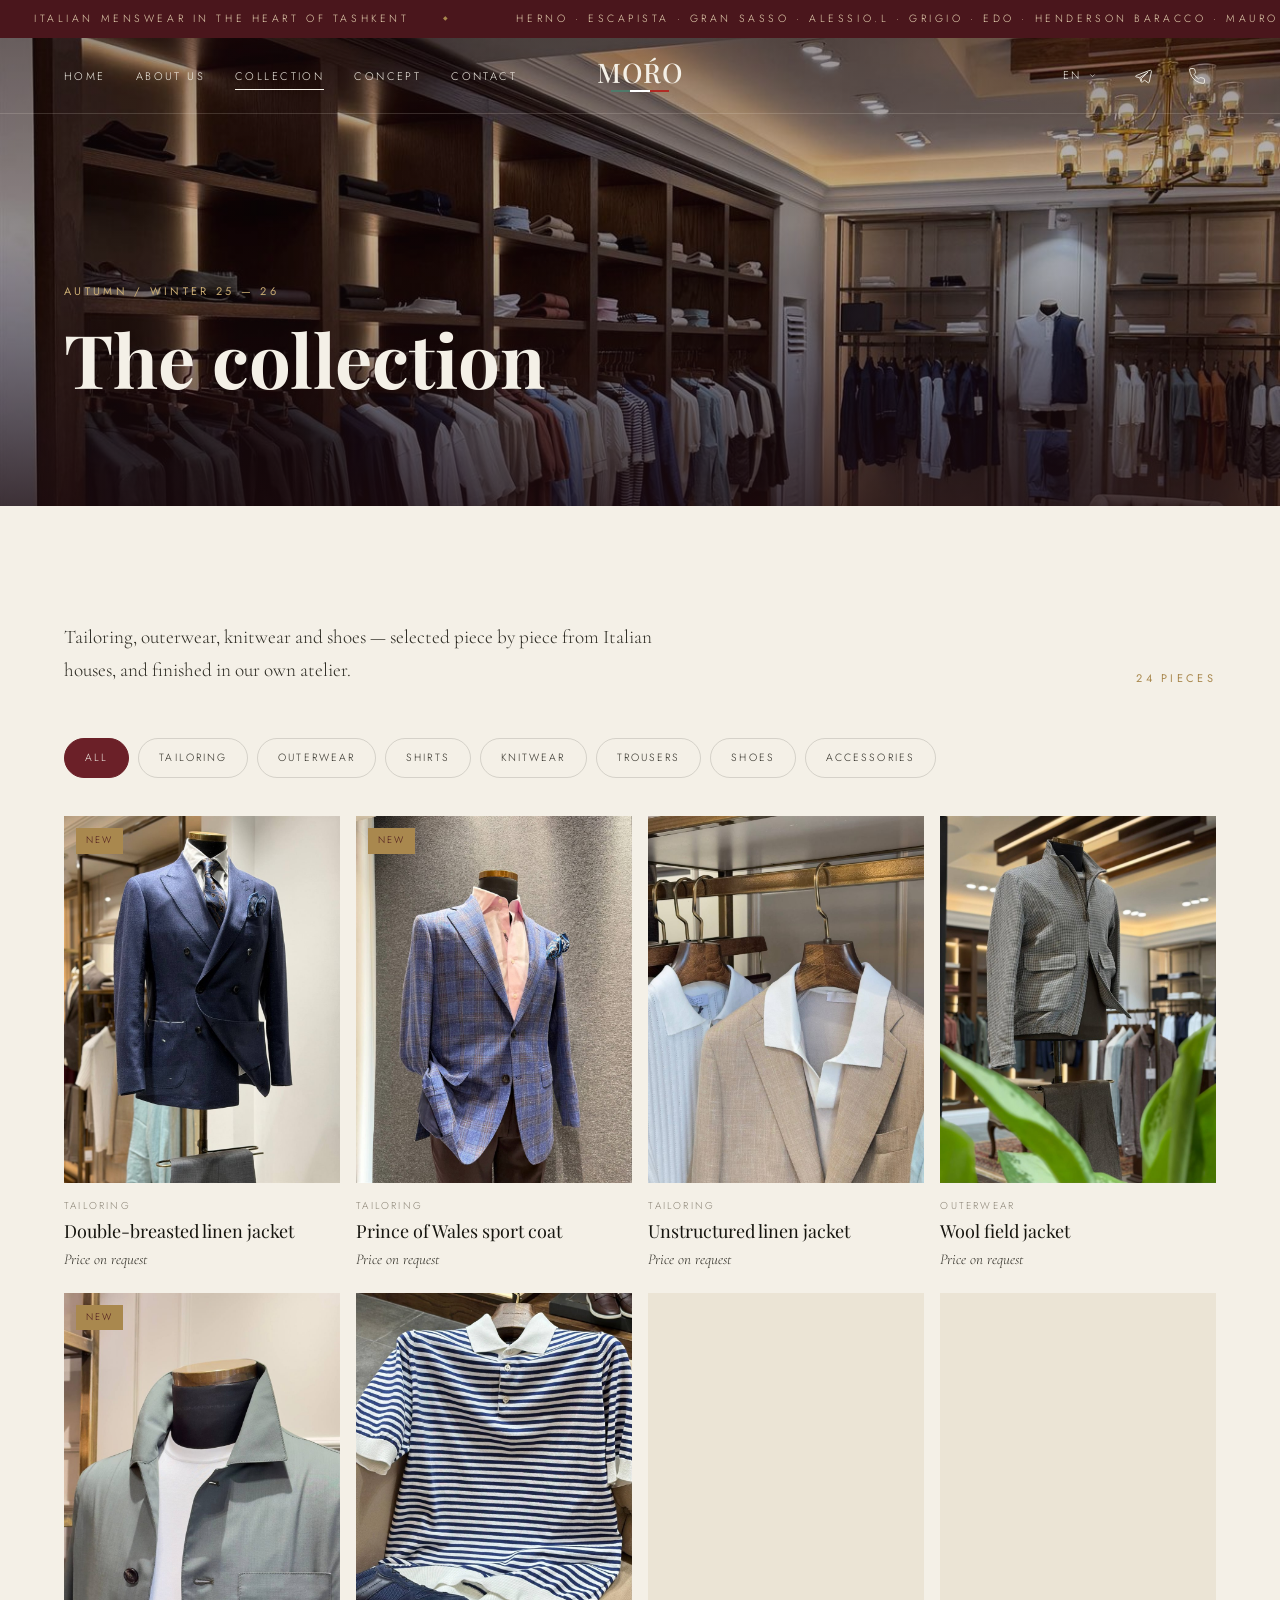
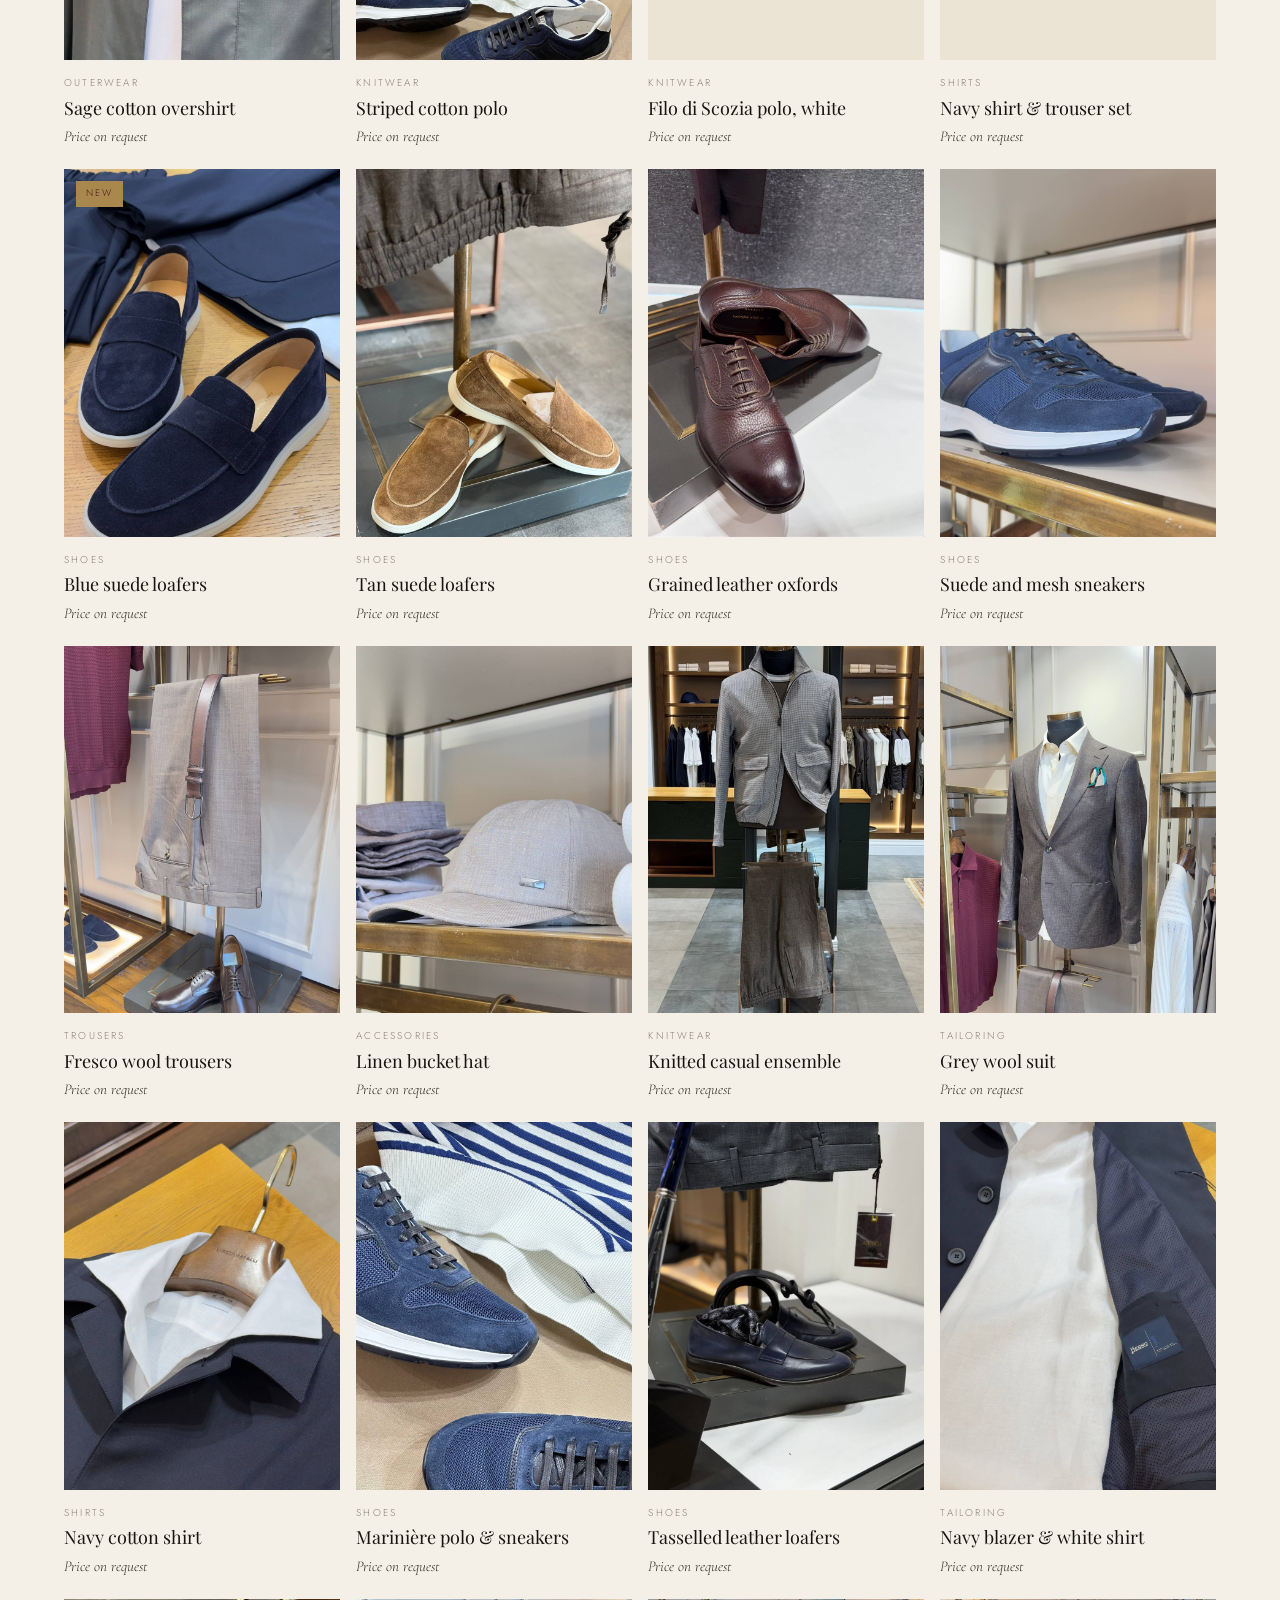
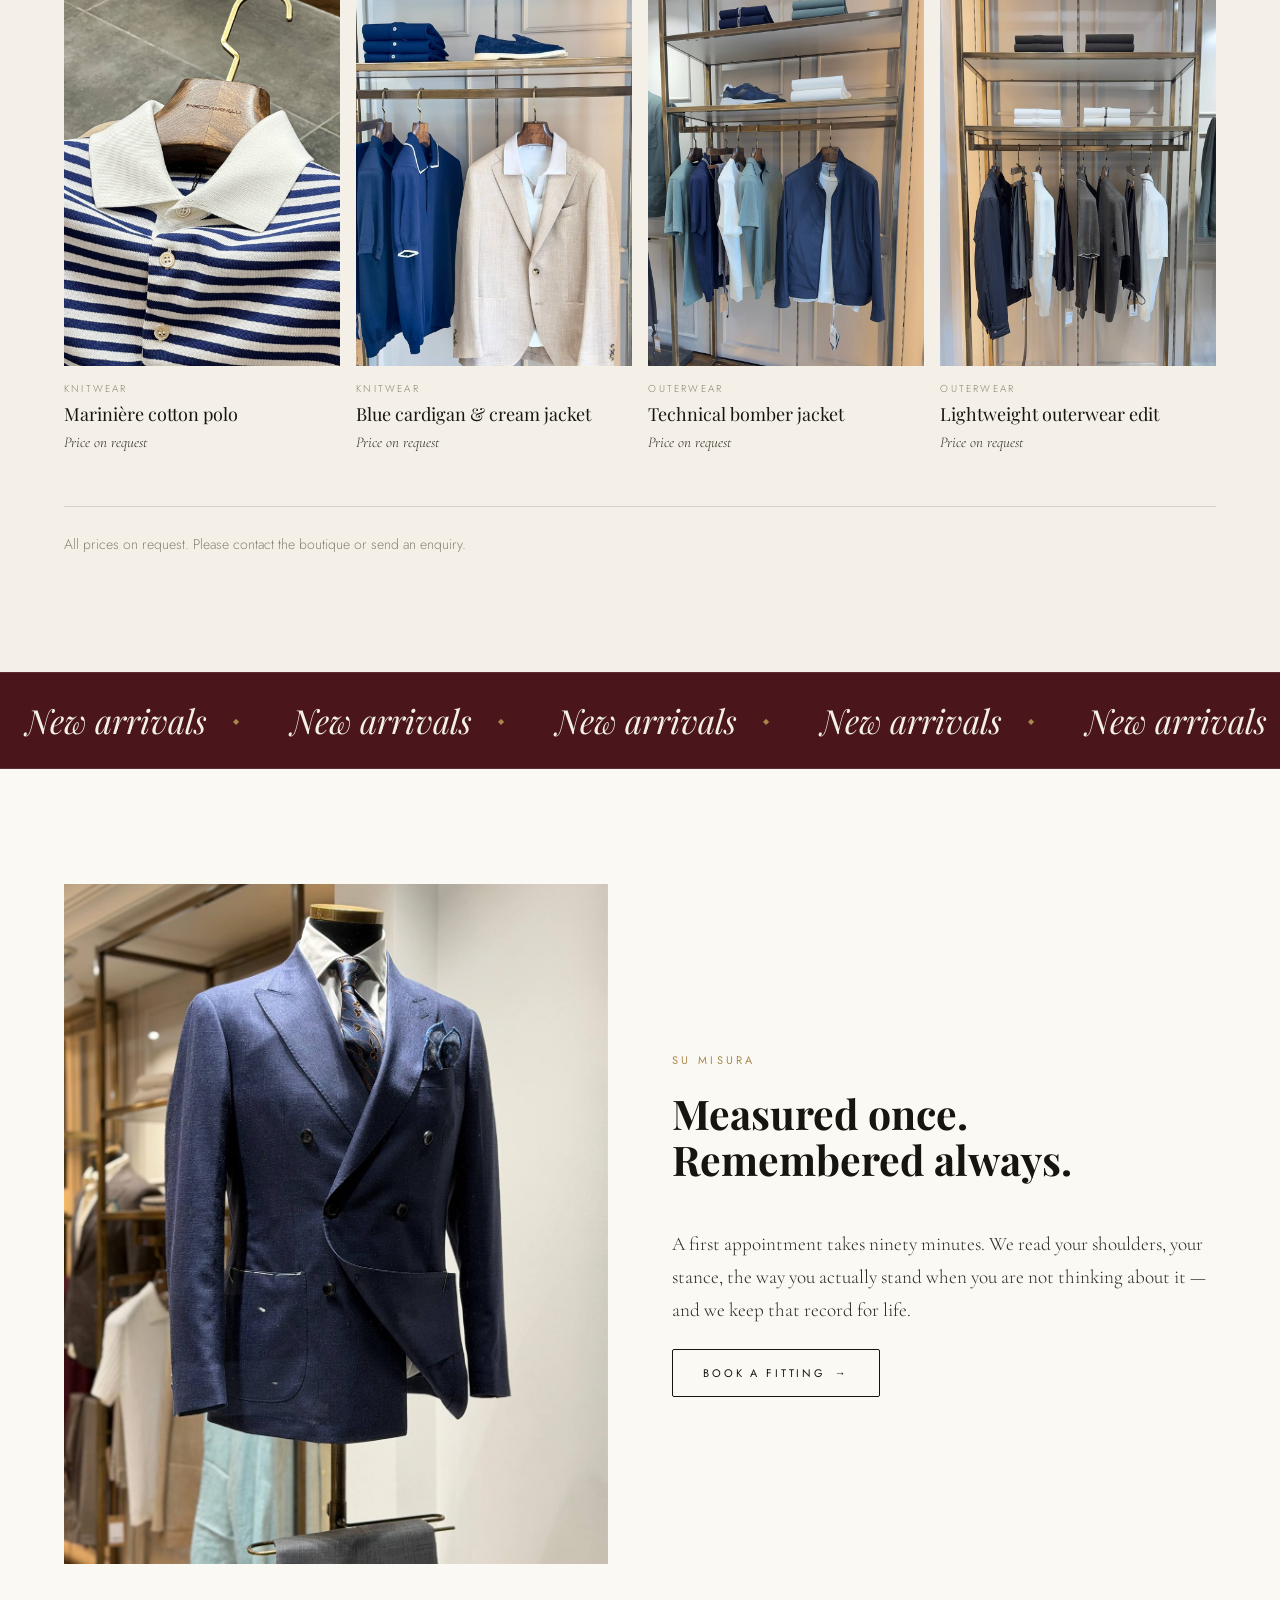
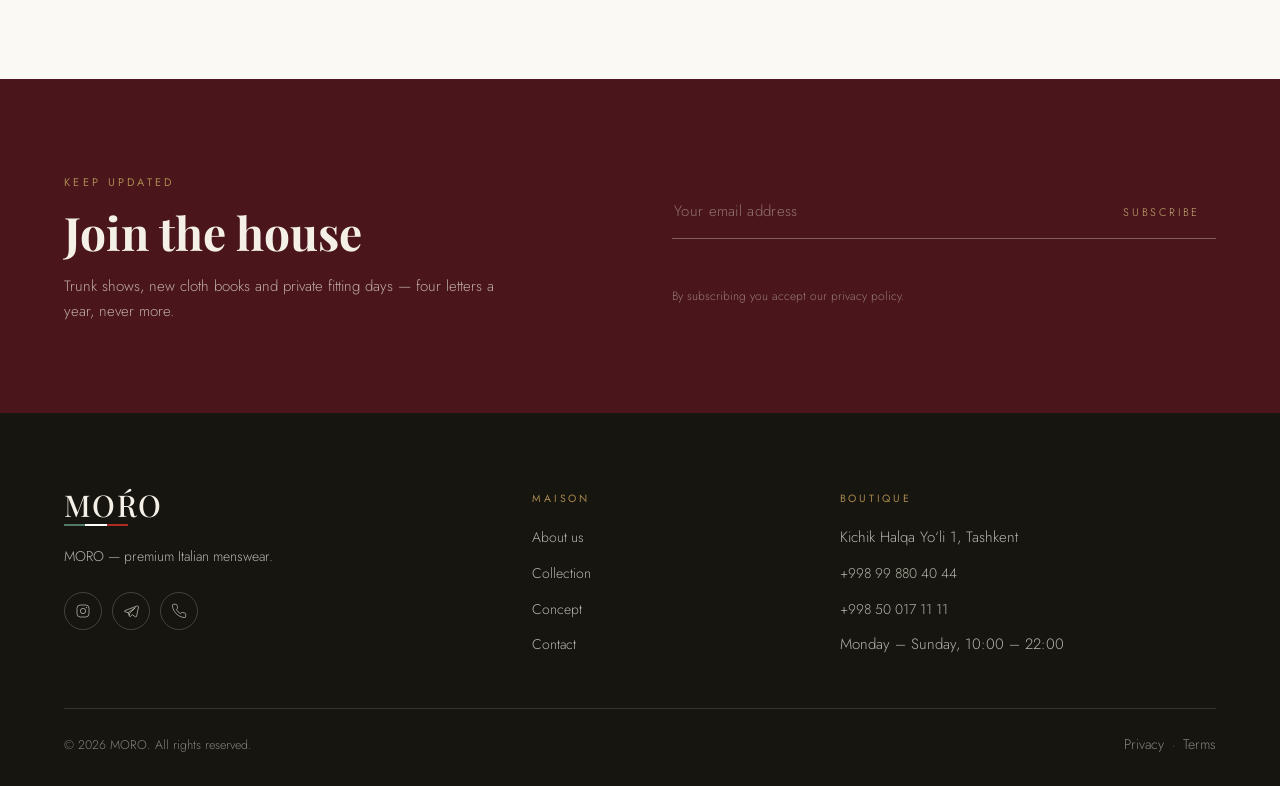
<file: collection.html>
<!DOCTYPE html>
<html lang="ru" dir="ltr">
<head>
<meta charset="utf-8">
<meta name="viewport" content="width=device-width, initial-scale=1">
<title>Коллекция — MORO</title>
<meta name="description" content="Коллекция MORO: костюмы, верхняя одежда, трикотаж, рубашки, брюки, обувь и аксессуары итальянских домов. Ташкент.">
<meta name="theme-color" content="#4A161C">
<link rel="icon" href="assets/img/favicon.svg" type="image/svg+xml">
<link rel="preconnect" href="https://fonts.googleapis.com">
<link rel="preconnect" href="https://fonts.gstatic.com" crossorigin>
<link href="https://fonts.googleapis.com/css2?family=Playfair+Display:ital,wght@0,400;0,500;1,400&family=Cormorant+Garamond:ital,wght@0,300;0,400;1,300;1,400&family=Jost:wght@200;300;400;500&family=Amiri:ital,wght@0,400;0,700;1,400&family=Noto+Sans+Arabic:wght@200;300;400;500&display=swap" rel="stylesheet">
<link rel="stylesheet" href="assets/css/style.css">
</head>

<body data-page="collection" data-base="" data-title="nav.collection">

<div class="topbar">
  <div class="topbar__track">
    <span data-i18n="top.1"></span><span data-i18n="top.2"></span><span data-i18n="top.3"></span>
    <span data-i18n="top.1"></span><span data-i18n="top.2"></span><span data-i18n="top.3"></span>
  </div>
</div>

<header class="hdr hdr--over">
  <div class="hdr__in">
    <div>
      <nav class="hdr__nav" aria-label="Primary">
        <ul>
          <li><a href="index.html"      data-nav="home"       data-i18n="nav.home"></a></li>
          <li><a href="about.html"      data-nav="about"      data-i18n="nav.about"></a></li>
          <li><a href="collection.html" data-nav="collection" data-i18n="nav.collection"></a></li>
          <li><a href="concept.html"    data-nav="concept"    data-i18n="nav.concept"></a></li>
          <li><a href="contact.html"    data-nav="contact"    data-i18n="nav.contact"></a></li>
        </ul>
      </nav>
      <button class="burger" type="button" data-drawer-open><i></i><span data-i18n="ui.menu"></span></button>
    </div>
    <a class="hdr__brand logo" href="index.html" aria-label="MORO">
      <span class="logo__word">MOŔO</span>
      <span class="logo__tri" aria-hidden="true"><i></i><i></i><i></i></span>
    </a>
    <div class="hdr__tools">
      <div class="lang">
        <button class="lang__btn" type="button" aria-haspopup="listbox" aria-expanded="false">
          <span data-lang-short>RU</span>
          <svg viewBox="0 0 24 24" aria-hidden="true"><path d="M6 9l6 6 6-6"/></svg>
        </button>
        <div class="lang__menu" role="listbox" data-lang-list></div>
      </div>
      <a class="icon-btn" href="https://t.me/moro_tashkent" target="_blank" rel="noopener" aria-label="Telegram">
        <svg viewBox="0 0 24 24"><path d="M21.5 4.3L2.9 11.4c-.9.3-.9 1.6.1 1.8l4.7 1.2 1.8 5.3c.3.8 1.3 1 1.9.3l2.5-2.6 4.6 3.4c.7.5 1.6.1 1.8-.7l3-14.2c.2-.9-.7-1.6-1.8-1.6z"/><path d="M7.7 14.4L18.6 7 10 15.2l-.3 3.6"/></svg>
      </a>
      <a class="icon-btn" href="tel:+998998804044" aria-label="+998 99 880 40 44">
        <svg viewBox="0 0 24 24"><path d="M22 16.9v3a2 2 0 01-2.2 2 19.8 19.8 0 01-8.6-3.1 19.5 19.5 0 01-6-6A19.8 19.8 0 012.1 4.2 2 2 0 014.1 2h3a2 2 0 012 1.7c.1 1 .4 1.9.7 2.8a2 2 0 01-.5 2.1L8.1 9.9a16 16 0 006 6l1.3-1.2a2 2 0 012.1-.5c.9.3 1.8.6 2.8.7a2 2 0 011.7 2z"/></svg>
      </a>
    </div>
  </div>
</header>

<div class="drawer" id="drawer">
  <div class="drawer__top">
    <span class="logo"><span class="logo__word" style="--logo-size:23px">MOŔO</span><span class="logo__tri" style="--logo-tri:48px"><i></i><i></i><i></i></span></span>
    <button class="burger" type="button" data-drawer-close>
      <span data-i18n="ui.close"></span>
      <svg viewBox="0 0 24 24" width="18" height="18" fill="none" stroke="currentColor" stroke-width="1.3"><path d="M18 6L6 18M6 6l12 12"/></svg>
    </button>
  </div>
  <nav class="drawer__nav" aria-label="Mobile">
    <a href="index.html" data-i18n="nav.home"></a>
    <a href="about.html" data-i18n="nav.about"></a>
    <a href="collection.html" data-i18n="nav.collection"></a>
    <a href="concept.html" data-i18n="nav.concept"></a>
    <a href="contact.html" data-i18n="nav.contact"></a>
  </nav>
  <div class="drawer__foot">
    <span class="eyebrow" data-i18n="ui.language"></span>
    <div class="drawer__langs" data-lang-chips></div>
    <div style="display:grid;gap:6px;font-size:14px;opacity:.8">
      <a href="tel:+998998804044">+998 99 880 40 44</a>
      <a href="tel:+998500171111">+998 50 017 11 11</a>
      <a href="https://www.instagram.com/moro_tashkent/" target="_blank" rel="noopener">Instagram</a>
      <a href="https://t.me/moro_tashkent" target="_blank" rel="noopener">Telegram</a>
    </div>
  </div>
</div>

<main>

  <section class="phero" style="min-height:52svh">
    <img src="assets/img/hero/hero-05.jpg" alt="" style="--pos:50% 42%" fetchpriority="high">
    <div class="phero__in wrap">
      <span class="eyebrow" data-i18n="coll.eye"></span>
      <h1 class="phero__title" data-i18n="coll.title"></h1>
    </div>
  </section>

  <section class="sec">
    <div class="wrap">
      <div class="sec-head">
        <div class="sec-head__t">
          <p class="lead reveal" style="max-width:620px" data-i18n="coll.lead"></p>
        </div>
        <span class="eyebrow reveal" data-d="1"><span data-count>24</span> <span data-i18n="coll.count"></span></span>
      </div>

      <div class="filters" data-filters role="group">
        <button type="button" data-filter="all"         aria-pressed="true"  data-i18n="f.all"></button>
        <button type="button" data-filter="tailoring"   aria-pressed="false" data-i18n="f.tailoring"></button>
        <button type="button" data-filter="outerwear"   aria-pressed="false" data-i18n="f.outerwear"></button>
        <button type="button" data-filter="shirts"      aria-pressed="false" data-i18n="f.shirts"></button>
        <button type="button" data-filter="knitwear"    aria-pressed="false" data-i18n="f.knitwear"></button>
        <button type="button" data-filter="trousers"    aria-pressed="false" data-i18n="f.trousers"></button>
        <button type="button" data-filter="shoes"       aria-pressed="false" data-i18n="f.shoes"></button>
        <button type="button" data-filter="accessories" aria-pressed="false" data-i18n="f.accessories"></button>
      </div>

      <div class="grid-p" data-grid></div>

      <p class="reveal" style="margin-top:clamp(34px,4vw,56px);padding-top:26px;border-top:1px solid var(--line);font-size:14px;color:var(--stone)" data-i18n="coll.note"></p>
    </div>
  </section>

  <div class="marq" aria-hidden="true">
    <div class="marq__track">
      <span data-i18n="marq"></span><span data-i18n="marq"></span><span data-i18n="marq"></span><span data-i18n="marq"></span><span data-i18n="marq"></span><span data-i18n="marq"></span>
      <span data-i18n="marq"></span><span data-i18n="marq"></span><span data-i18n="marq"></span><span data-i18n="marq"></span><span data-i18n="marq"></span><span data-i18n="marq"></span>
    </div>
  </div>

  <section class="sec sec--paper">
    <div class="wrap">
      <div class="split">
        <figure class="split__media reveal">
          <img src="assets/img/editorial/edit-tailoring.jpg" alt="" style="--pos:50% 30%" loading="lazy" decoding="async">
        </figure>
        <div class="split__body">
          <span class="eyebrow reveal" data-i18n="atel.eye"></span>
          <h2 class="split__title reveal" data-d="1" data-i18n-html="atel.title"></h2>
          <hr class="rule reveal" data-d="1">
          <p class="lead reveal" data-d="2" data-i18n="atel.p1"></p>
          <div class="reveal" data-d="3"><a class="btn" href="contact.html"><span data-i18n="cta.book"></span><span class="ar">→</span></a></div>
        </div>
      </div>
    </div>
  </section>

  <section class="news">
    <div class="wrap">
      <div class="news__in">
        <div class="reveal">
          <span class="eyebrow" data-i18n="news.eye"></span>
          <h2 class="news__t" data-i18n="news.title"></h2>
          <p data-i18n="news.text"></p>
        </div>
        <form class="news__form reveal" data-d="1" data-newsletter novalidate>
          <div class="field">
            <input type="email" required data-i18n-ph="news.ph" aria-label="Email">
            <button type="submit" data-i18n="cta.subscribe"></button>
          </div>
          <span class="news__ok" data-news-msg></span>
          <span class="news__note" data-i18n="news.note"></span>
        </form>
      </div>
    </div>
  </section>

</main>

<footer class="ftr">
  <div class="wrap">
    <div class="ftr__grid">
      <div class="ftr__brand">
        <span class="logo"><span class="logo__word" style="--logo-size:30px">MOŔO</span><span class="logo__tri" style="--logo-tri:64px"><i></i><i></i><i></i></span></span>
        <p data-i18n="ftr.about"></p>
        <div class="ftr__soc">
          <a href="https://www.instagram.com/moro_tashkent/" target="_blank" rel="noopener" aria-label="Instagram">
            <svg viewBox="0 0 24 24"><rect x="3" y="3" width="18" height="18" rx="5"/><circle cx="12" cy="12" r="4"/><circle cx="17.2" cy="6.8" r=".9" fill="currentColor" stroke="none"/></svg>
          </a>
          <a href="https://t.me/moro_tashkent" target="_blank" rel="noopener" aria-label="Telegram">
            <svg viewBox="0 0 24 24"><path d="M21.5 4.3L2.9 11.4c-.9.3-.9 1.6.1 1.8l4.7 1.2 1.8 5.3c.3.8 1.3 1 1.9.3l2.5-2.6 4.6 3.4c.7.5 1.6.1 1.8-.7l3-14.2c.2-.9-.7-1.6-1.8-1.6z"/><path d="M7.7 14.4L18.6 7 10 15.2l-.3 3.6"/></svg>
          </a>
          <a href="tel:+998998804044" aria-label="+998 99 880 40 44">
            <svg viewBox="0 0 24 24"><path d="M22 16.9v3a2 2 0 01-2.2 2 19.8 19.8 0 01-8.6-3.1 19.5 19.5 0 01-6-6A19.8 19.8 0 012.1 4.2 2 2 0 014.1 2h3a2 2 0 012 1.7c.1 1 .4 1.9.7 2.8a2 2 0 01-.5 2.1L8.1 9.9a16 16 0 006 6l1.3-1.2a2 2 0 012.1-.5c.9.3 1.8.6 2.8.7a2 2 0 011.7 2z"/></svg>
          </a>
        </div>
      </div>
      <div>
        <h4 data-i18n="ftr.c1"></h4>
        <ul>
          <li><a href="about.html" data-i18n="nav.about"></a></li>
          <li><a href="collection.html" data-i18n="nav.collection"></a></li>
          <li><a href="concept.html" data-i18n="nav.concept"></a></li>
          <li><a href="contact.html" data-i18n="nav.contact"></a></li>
        </ul>
      </div>

      <div>
        <h4 data-i18n="ftr.c3"></h4>
        <ul>
          <li><span data-i18n="shop.1.addr"></span></li>
          <li><a href="tel:+998998804044">+998 99 880 40 44</a></li>
          <li><a href="tel:+998500171111">+998 50 017 11 11</a></li>
          <li><span data-i18n="shop.hours.v"></span></li>
        </ul>
      </div>
    </div>
    <div class="ftr__bot">
      <span data-i18n="ftr.rights"></span>
      <span><a href="#" data-i18n="ftr.privacy"></a> &nbsp;·&nbsp; <a href="#" data-i18n="ftr.terms"></a></span>
    </div>
  </div>
</footer>

<div class="modal" id="qv" role="dialog" aria-modal="true">
  <div class="modal__bd" data-qv-close></div>
  <div class="modal__box">
    <button class="modal__close" type="button" data-qv-close data-i18n-aria="ui.close">
      <svg viewBox="0 0 24 24"><path d="M18 6L6 18M6 6l12 12"/></svg>
    </button>
    <div class="modal__img"><img data-qv-img alt="" decoding="async"></div>
    <div class="modal__body">
      <span class="card__cat" data-qv-cat></span>
      <h3 class="modal__name" data-qv-name></h3>
      <p class="card__price" data-i18n="price.request"></p>
      <dl class="spec">
        <div><dt data-i18n="qv.material"></dt><dd data-qv-material></dd></div>
        <div><dt data-i18n="qv.origin"></dt><dd data-i18n="qv.origin.v"></dd></div>
        <div><dt data-i18n="qv.avail"></dt><dd data-i18n="qv.avail.v"></dd></div>
      </dl>
      <p style="font-size:13.5px;color:var(--stone)" data-i18n="qv.note"></p>
      <div style="display:flex;gap:10px;flex-wrap:wrap">
        <a class="btn btn--solid" href="contact.html"><span data-i18n="cta.enquire"></span><span class="ar">→</span></a>
        <a class="btn" href="https://t.me/moro_tashkent" target="_blank" rel="noopener">Telegram</a>
      </div>
    </div>
  </div>
</div>

<button class="to-top" type="button" data-i18n-aria="ui.top"><svg viewBox="0 0 24 24"><path d="M12 19V5M5 12l7-7 7 7"/></svg></button>
<div class="toast" id="toast" role="status"></div>

<script src="assets/js/translations.js"></script>
<script src="assets/js/data.js"></script>
<script src="assets/js/site.js"></script>
</body>
</html>
</file>
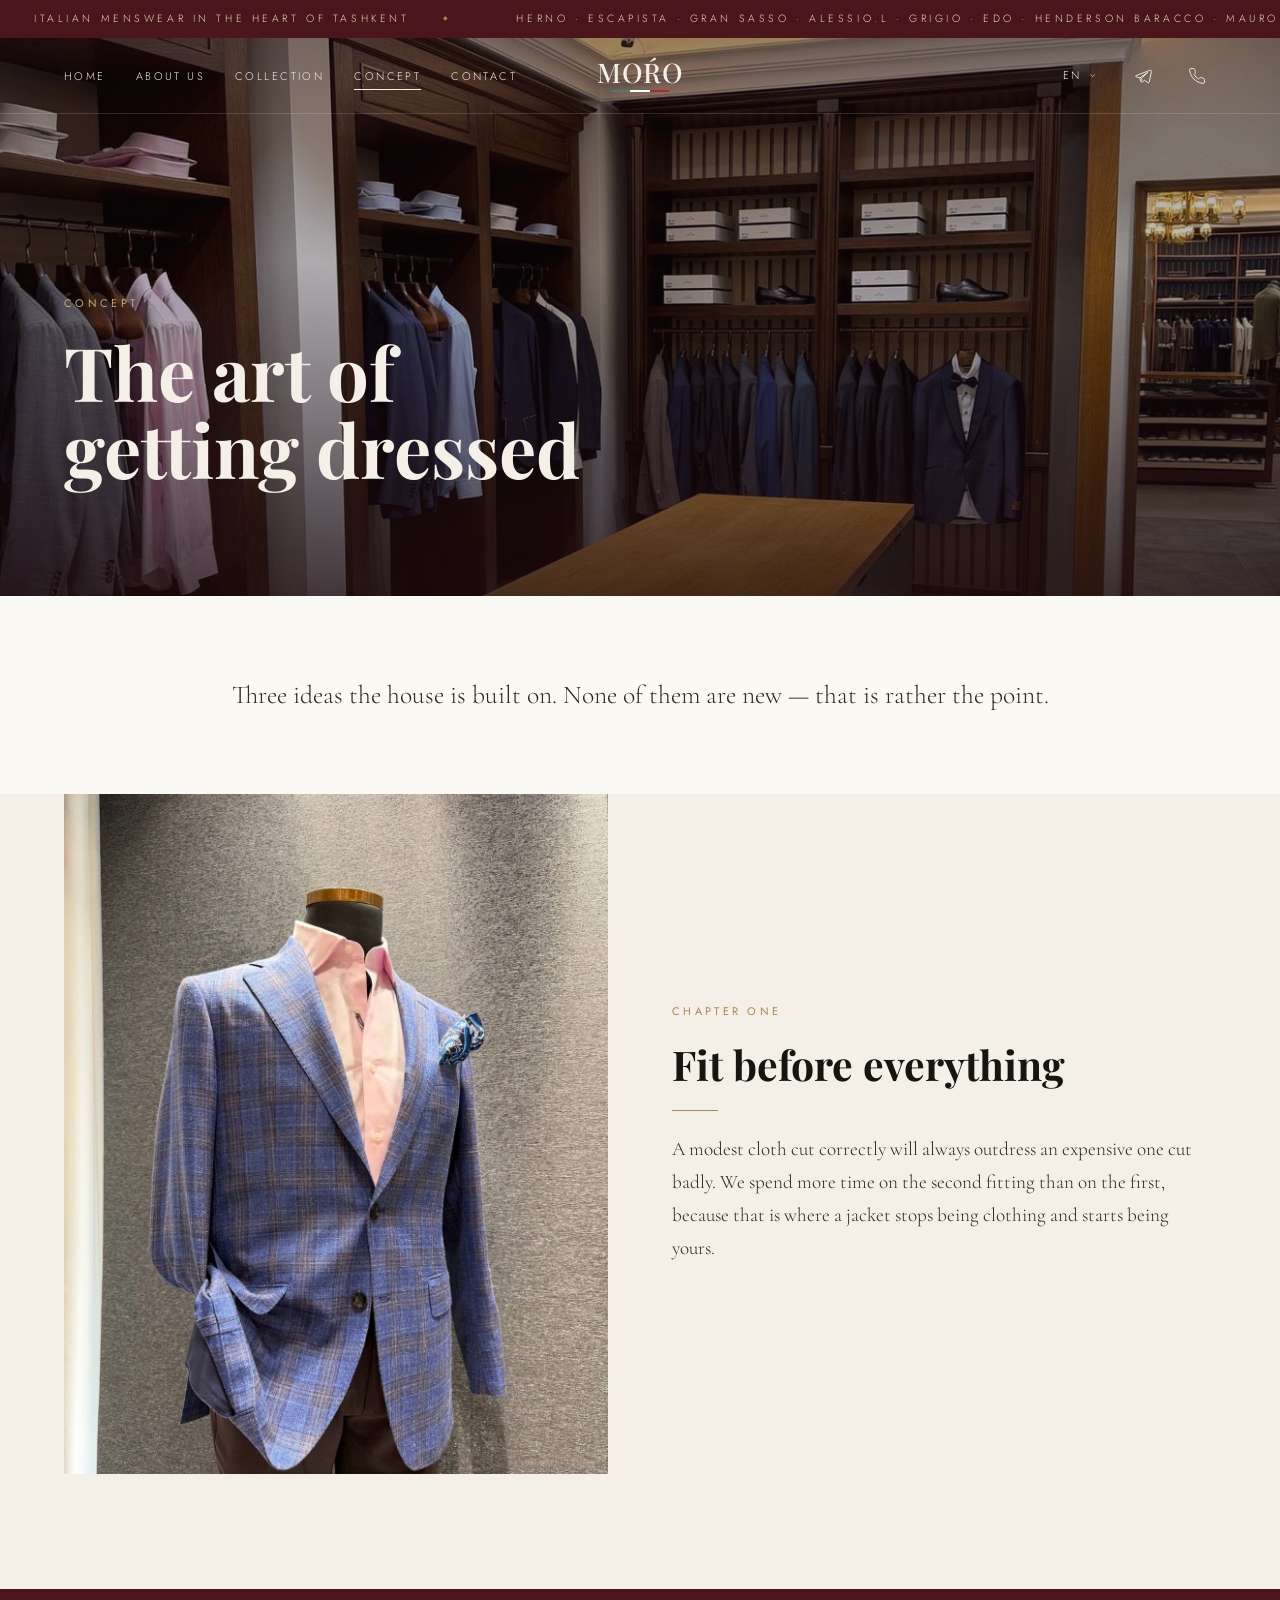
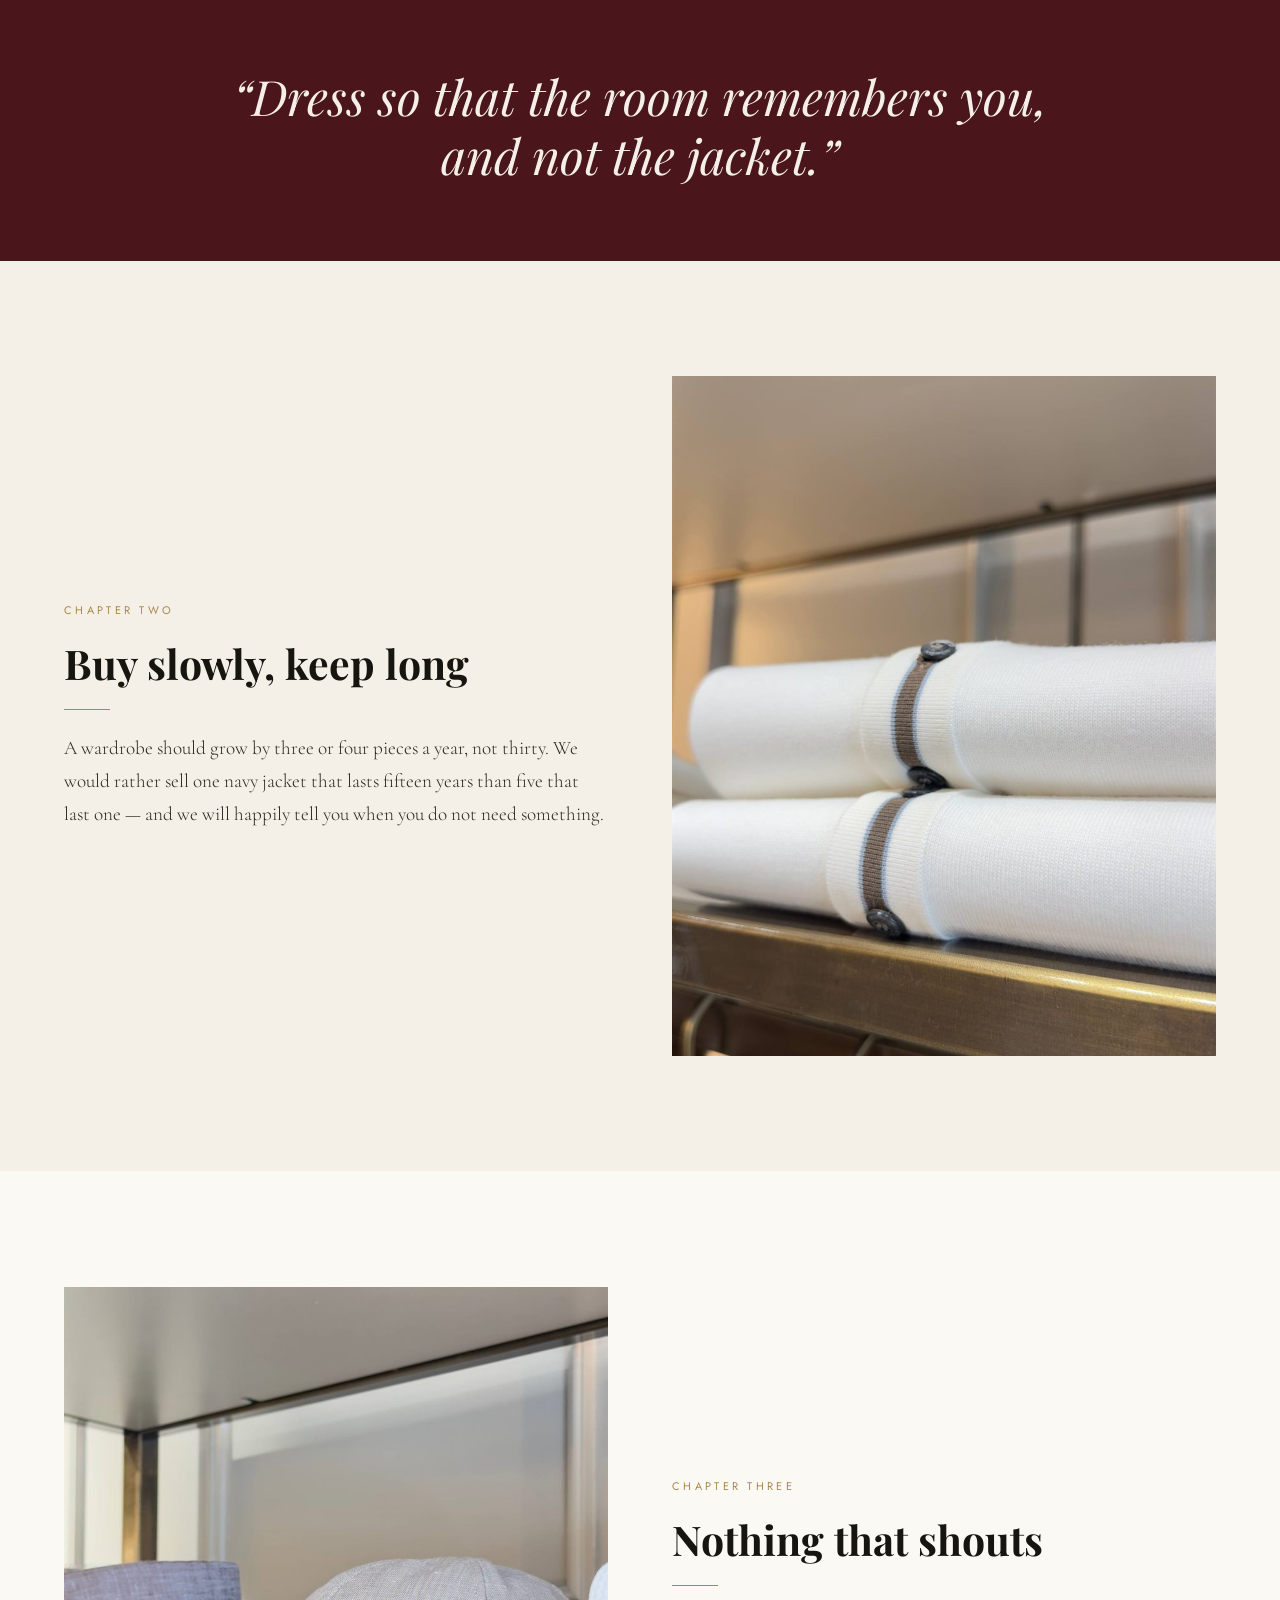
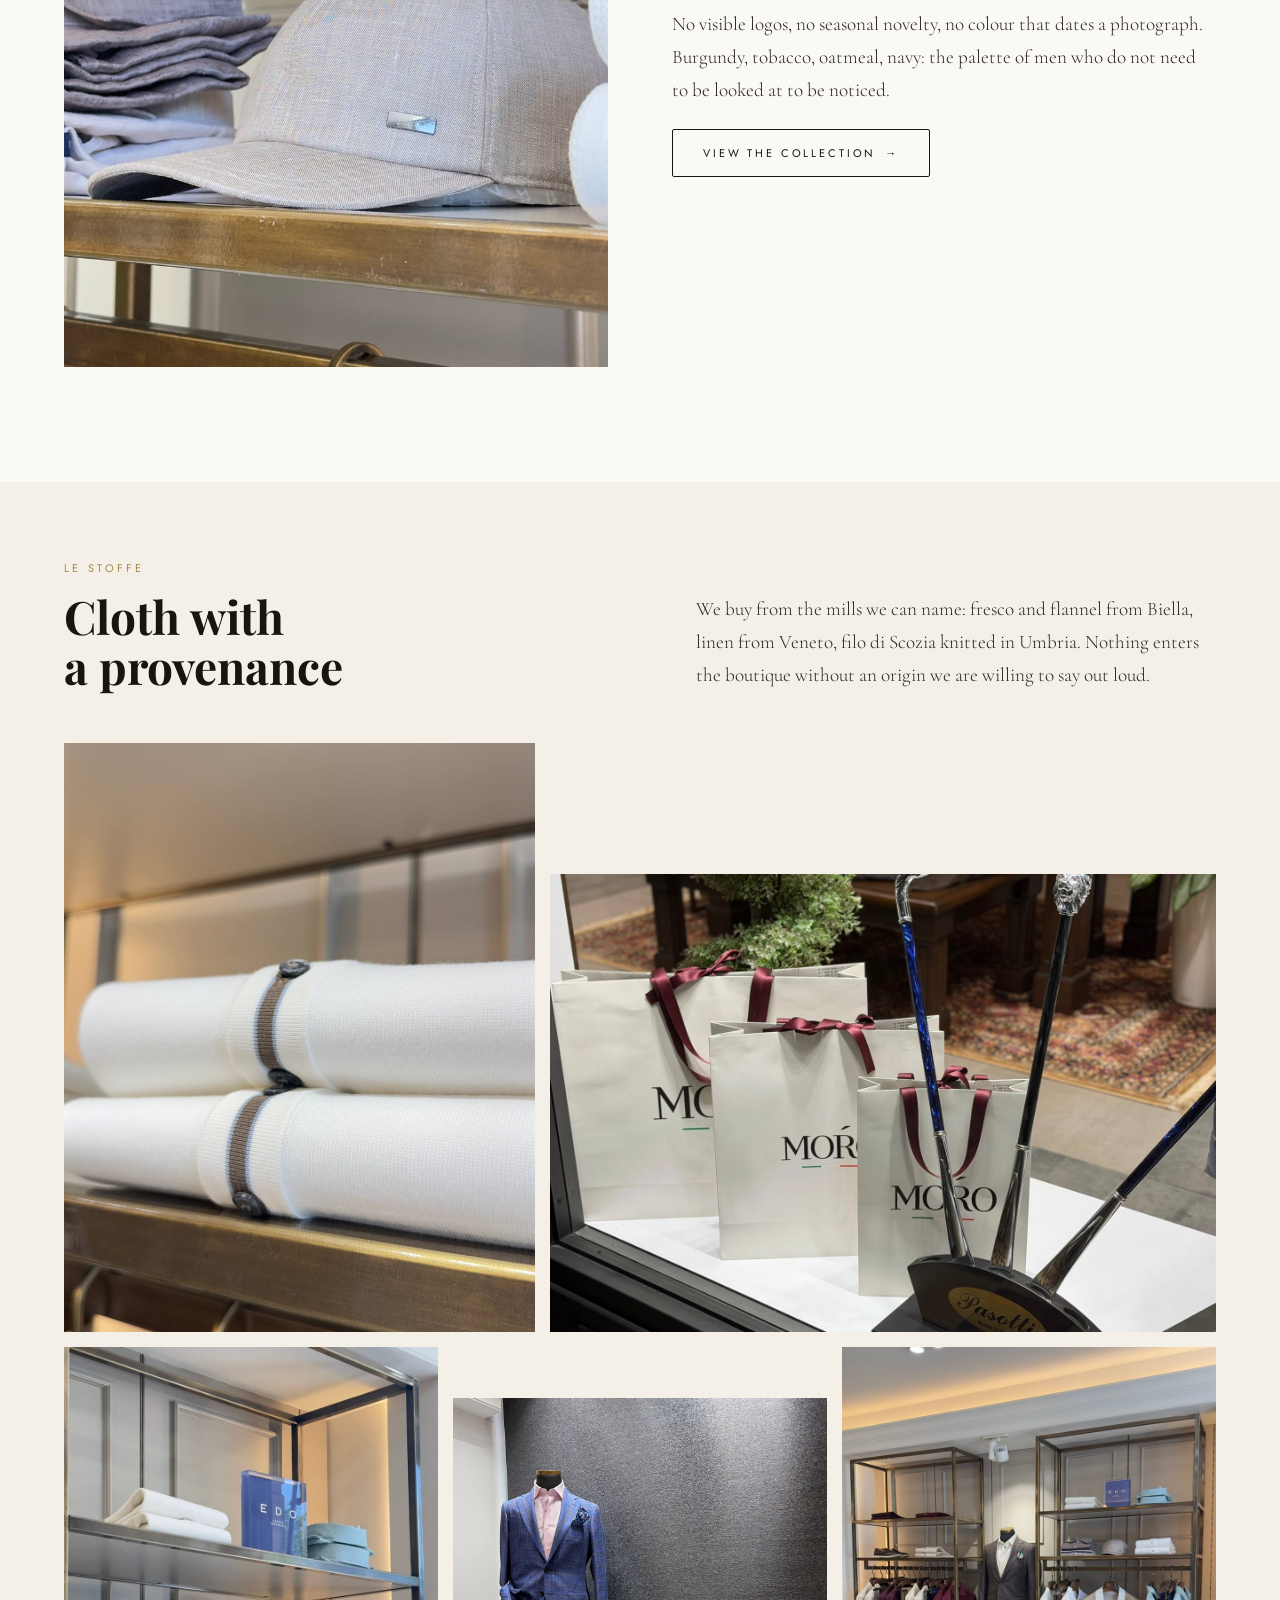
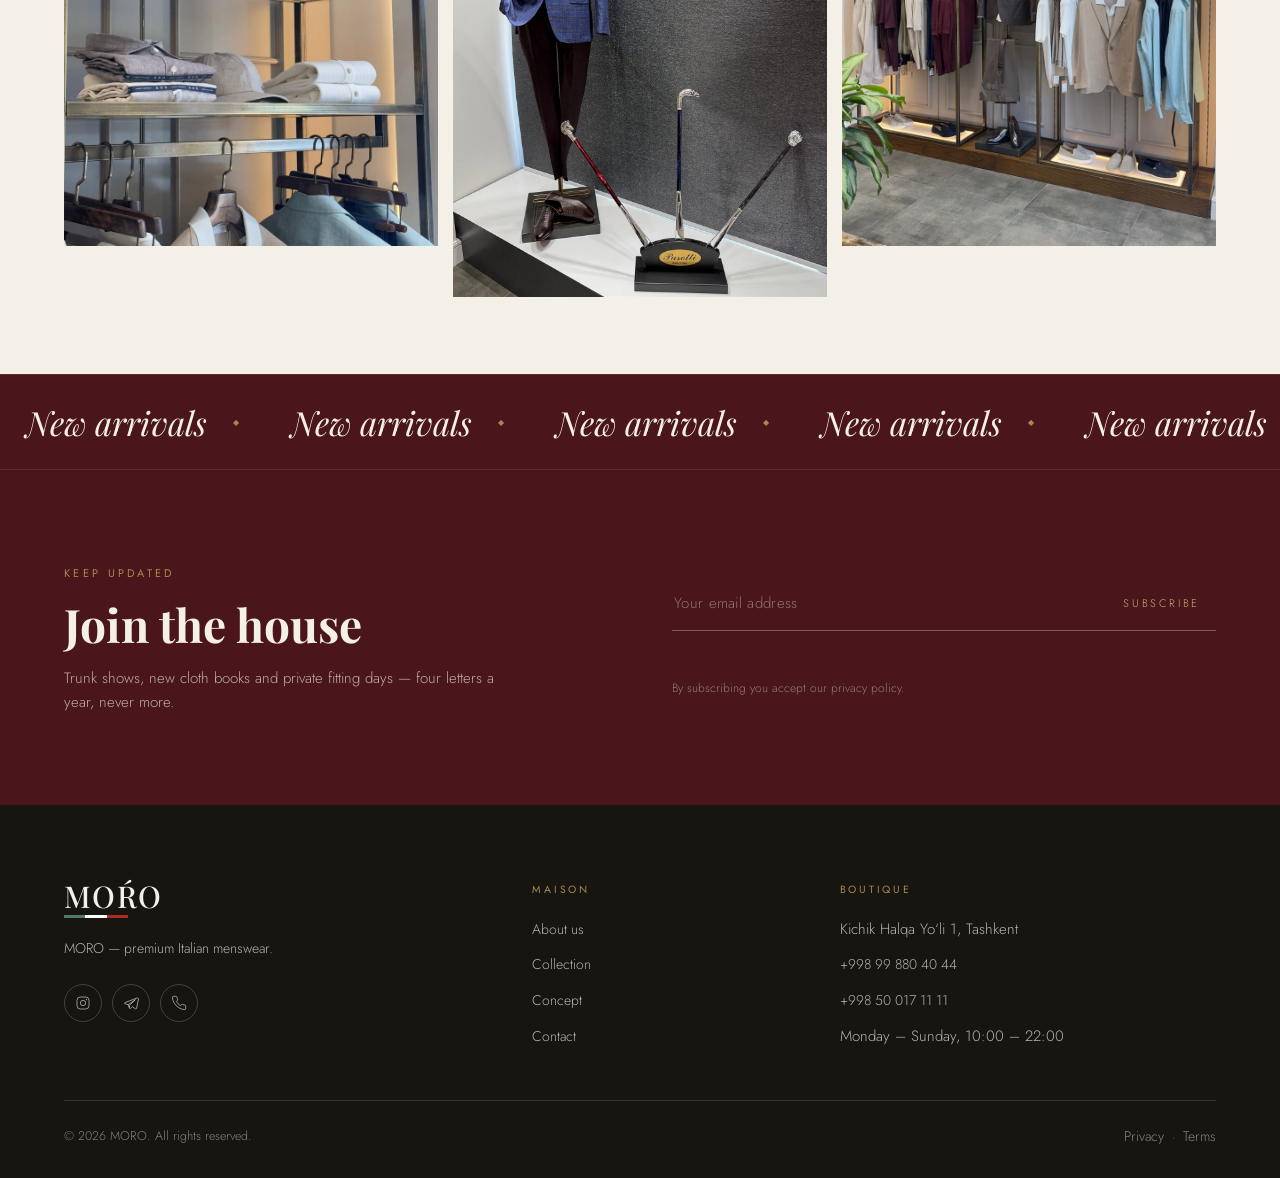
<file: concept.html>
<!DOCTYPE html>
<html lang="ru" dir="ltr">
<head>
<meta charset="utf-8">
<meta name="viewport" content="width=device-width, initial-scale=1">
<title>Концепция — MORO</title>
<meta name="description" content="Концепция MORO: посадка прежде всего, покупать медленно — носить долго, ничего кричащего.">
<meta name="theme-color" content="#4A161C">
<link rel="icon" href="assets/img/favicon.svg" type="image/svg+xml">
<link rel="preconnect" href="https://fonts.googleapis.com">
<link rel="preconnect" href="https://fonts.gstatic.com" crossorigin>
<link href="https://fonts.googleapis.com/css2?family=Playfair+Display:ital,wght@0,400;0,500;1,400&family=Cormorant+Garamond:ital,wght@0,300;0,400;1,300;1,400&family=Jost:wght@200;300;400;500&family=Amiri:ital,wght@0,400;0,700;1,400&family=Noto+Sans+Arabic:wght@200;300;400;500&display=swap" rel="stylesheet">
<link rel="stylesheet" href="assets/css/style.css">
</head>

<body data-page="concept" data-base="" data-title="nav.concept">

<div class="topbar">
  <div class="topbar__track">
    <span data-i18n="top.1"></span><span data-i18n="top.2"></span><span data-i18n="top.3"></span>
    <span data-i18n="top.1"></span><span data-i18n="top.2"></span><span data-i18n="top.3"></span>
  </div>
</div>

<header class="hdr hdr--over">
  <div class="hdr__in">
    <div>
      <nav class="hdr__nav" aria-label="Primary">
        <ul>
          <li><a href="index.html"      data-nav="home"       data-i18n="nav.home"></a></li>
          <li><a href="about.html"      data-nav="about"      data-i18n="nav.about"></a></li>
          <li><a href="collection.html" data-nav="collection" data-i18n="nav.collection"></a></li>
          <li><a href="concept.html"    data-nav="concept"    data-i18n="nav.concept"></a></li>
          <li><a href="contact.html"    data-nav="contact"    data-i18n="nav.contact"></a></li>
        </ul>
      </nav>
      <button class="burger" type="button" data-drawer-open><i></i><span data-i18n="ui.menu"></span></button>
    </div>
    <a class="hdr__brand logo" href="index.html" aria-label="MORO">
      <span class="logo__word">MOŔO</span>
      <span class="logo__tri" aria-hidden="true"><i></i><i></i><i></i></span>
    </a>
    <div class="hdr__tools">
      <div class="lang">
        <button class="lang__btn" type="button" aria-haspopup="listbox" aria-expanded="false">
          <span data-lang-short>RU</span>
          <svg viewBox="0 0 24 24" aria-hidden="true"><path d="M6 9l6 6 6-6"/></svg>
        </button>
        <div class="lang__menu" role="listbox" data-lang-list></div>
      </div>
      <a class="icon-btn" href="https://t.me/moro_tashkent" target="_blank" rel="noopener" aria-label="Telegram">
        <svg viewBox="0 0 24 24"><path d="M21.5 4.3L2.9 11.4c-.9.3-.9 1.6.1 1.8l4.7 1.2 1.8 5.3c.3.8 1.3 1 1.9.3l2.5-2.6 4.6 3.4c.7.5 1.6.1 1.8-.7l3-14.2c.2-.9-.7-1.6-1.8-1.6z"/><path d="M7.7 14.4L18.6 7 10 15.2l-.3 3.6"/></svg>
      </a>
      <a class="icon-btn" href="tel:+998998804044" aria-label="+998 99 880 40 44">
        <svg viewBox="0 0 24 24"><path d="M22 16.9v3a2 2 0 01-2.2 2 19.8 19.8 0 01-8.6-3.1 19.5 19.5 0 01-6-6A19.8 19.8 0 012.1 4.2 2 2 0 014.1 2h3a2 2 0 012 1.7c.1 1 .4 1.9.7 2.8a2 2 0 01-.5 2.1L8.1 9.9a16 16 0 006 6l1.3-1.2a2 2 0 012.1-.5c.9.3 1.8.6 2.8.7a2 2 0 011.7 2z"/></svg>
      </a>
    </div>
  </div>
</header>

<div class="drawer" id="drawer">
  <div class="drawer__top">
    <span class="logo"><span class="logo__word" style="--logo-size:23px">MOŔO</span><span class="logo__tri" style="--logo-tri:48px"><i></i><i></i><i></i></span></span>
    <button class="burger" type="button" data-drawer-close>
      <span data-i18n="ui.close"></span>
      <svg viewBox="0 0 24 24" width="18" height="18" fill="none" stroke="currentColor" stroke-width="1.3"><path d="M18 6L6 18M6 6l12 12"/></svg>
    </button>
  </div>
  <nav class="drawer__nav" aria-label="Mobile">
    <a href="index.html" data-i18n="nav.home"></a>
    <a href="about.html" data-i18n="nav.about"></a>
    <a href="collection.html" data-i18n="nav.collection"></a>
    <a href="concept.html" data-i18n="nav.concept"></a>
    <a href="contact.html" data-i18n="nav.contact"></a>
  </nav>
  <div class="drawer__foot">
    <span class="eyebrow" data-i18n="ui.language"></span>
    <div class="drawer__langs" data-lang-chips></div>
    <div style="display:grid;gap:6px;font-size:14px;opacity:.8">
      <a href="tel:+998998804044">+998 99 880 40 44</a>
      <a href="tel:+998500171111">+998 50 017 11 11</a>
      <a href="https://www.instagram.com/moro_tashkent/" target="_blank" rel="noopener">Instagram</a>
      <a href="https://t.me/moro_tashkent" target="_blank" rel="noopener">Telegram</a>
    </div>
  </div>
</div>

<main>

  <section class="phero">
    <img src="assets/img/hero/hero-03.jpg" alt="" style="--pos:50% 40%" fetchpriority="high">
    <div class="phero__in wrap">
      <span class="eyebrow" data-i18n="conc.eye"></span>
      <h1 class="phero__title" data-i18n-html="conc.title"></h1>
    </div>
  </section>

  <section class="sec sec--paper sec--tight">
    <div class="wrap wrap--narrow">
      <p class="lead reveal" style="text-align:center;font-size:clamp(19px,2vw,26px)" data-i18n="conc.lead"></p>
    </div>
  </section>

  <!-- Chapter 1 -->
  <section class="sec" style="padding-top:0">
    <div class="wrap">
      <div class="split">
        <figure class="split__media reveal">
          <img src="assets/img/editorial/edit-jacket.jpg" alt="" style="--pos:50% 28%" loading="lazy" decoding="async">
        </figure>
        <div class="split__body">
          <span class="eyebrow reveal" data-i18n="conc.1.eye"></span>
          <h2 class="split__title reveal" data-d="1" data-i18n="conc.1.t"></h2>
          <hr class="rule reveal" data-d="1">
          <p class="lead reveal" data-d="2" data-i18n="conc.1.p"></p>
        </div>
      </div>
    </div>
  </section>

  <!-- Pull quote -->
  <section class="sec sec--wine sec--tight">
    <div class="wrap wrap--narrow">
      <p class="manifesto__q reveal" style="text-align:center" data-i18n="conc.q"></p>
    </div>
  </section>

  <!-- Chapter 2 -->
  <section class="sec">
    <div class="wrap">
      <div class="split split--rev">
        <figure class="split__media reveal">
          <img src="assets/img/editorial/edit-shirts.jpg" alt="" style="--pos:50% 45%" loading="lazy" decoding="async">
        </figure>
        <div class="split__body">
          <span class="eyebrow reveal" data-i18n="conc.2.eye"></span>
          <h2 class="split__title reveal" data-d="1" data-i18n="conc.2.t"></h2>
          <hr class="rule reveal" data-d="1">
          <p class="lead reveal" data-d="2" data-i18n="conc.2.p"></p>
        </div>
      </div>
    </div>
  </section>

  <!-- Chapter 3 -->
  <section class="sec sec--paper">
    <div class="wrap">
      <div class="split">
        <figure class="split__media reveal">
          <img src="assets/img/editorial/edit-accessories.jpg" alt="" style="--pos:50% 45%" loading="lazy" decoding="async">
        </figure>
        <div class="split__body">
          <span class="eyebrow reveal" data-i18n="conc.3.eye"></span>
          <h2 class="split__title reveal" data-d="1" data-i18n="conc.3.t"></h2>
          <hr class="rule reveal" data-d="1">
          <p class="lead reveal" data-d="2" data-i18n="conc.3.p"></p>
          <div class="reveal" data-d="3"><a class="btn" href="collection.html"><span data-i18n="cta.viewAll"></span><span class="ar">→</span></a></div>
        </div>
      </div>
    </div>
  </section>

  <!-- Cloth -->
  <section class="sec sec--tight">
    <div class="wrap">
      <div class="sec-head">
        <div class="sec-head__t">
          <span class="eyebrow reveal" data-i18n="cloth.eye"></span>
          <h2 class="sec-title reveal" data-d="1" data-i18n-html="cloth.title"></h2>
        </div>
        <p class="lead reveal" data-d="2" style="max-width:520px" data-i18n="cloth.p1"></p>
      </div>
      <div class="mosaic">
        <figure class="m-a reveal"><img src="assets/img/editorial/edit-shirts.jpg" alt="" loading="lazy" decoding="async"></figure>
        <figure class="m-b reveal" data-d="1"><img src="assets/img/editorial/edit-bags.jpg" alt="" loading="lazy" decoding="async"></figure>
        <figure class="m-c reveal"><img src="assets/img/editorial/edit-shelf.jpg" alt="" loading="lazy" decoding="async"></figure>
        <figure class="m-d reveal" data-d="1"><img src="assets/img/editorial/edit-window.jpg" alt="" loading="lazy" decoding="async"></figure>
        <figure class="m-e reveal" data-d="2"><img src="assets/img/editorial/edit-boutique-a.jpg" alt="" loading="lazy" decoding="async"></figure>
      </div>
    </div>
  </section>

  <div class="marq" aria-hidden="true">
    <div class="marq__track">
      <span data-i18n="marq"></span><span data-i18n="marq"></span><span data-i18n="marq"></span><span data-i18n="marq"></span><span data-i18n="marq"></span><span data-i18n="marq"></span>
      <span data-i18n="marq"></span><span data-i18n="marq"></span><span data-i18n="marq"></span><span data-i18n="marq"></span><span data-i18n="marq"></span><span data-i18n="marq"></span>
    </div>
  </div>

  <section class="news">
    <div class="wrap">
      <div class="news__in">
        <div class="reveal">
          <span class="eyebrow" data-i18n="news.eye"></span>
          <h2 class="news__t" data-i18n="news.title"></h2>
          <p data-i18n="news.text"></p>
        </div>
        <form class="news__form reveal" data-d="1" data-newsletter novalidate>
          <div class="field">
            <input type="email" required data-i18n-ph="news.ph" aria-label="Email">
            <button type="submit" data-i18n="cta.subscribe"></button>
          </div>
          <span class="news__ok" data-news-msg></span>
          <span class="news__note" data-i18n="news.note"></span>
        </form>
      </div>
    </div>
  </section>

</main>

<footer class="ftr">
  <div class="wrap">
    <div class="ftr__grid">
      <div class="ftr__brand">
        <span class="logo"><span class="logo__word" style="--logo-size:30px">MOŔO</span><span class="logo__tri" style="--logo-tri:64px"><i></i><i></i><i></i></span></span>
        <p data-i18n="ftr.about"></p>
        <div class="ftr__soc">
          <a href="https://www.instagram.com/moro_tashkent/" target="_blank" rel="noopener" aria-label="Instagram">
            <svg viewBox="0 0 24 24"><rect x="3" y="3" width="18" height="18" rx="5"/><circle cx="12" cy="12" r="4"/><circle cx="17.2" cy="6.8" r=".9" fill="currentColor" stroke="none"/></svg>
          </a>
          <a href="https://t.me/moro_tashkent" target="_blank" rel="noopener" aria-label="Telegram">
            <svg viewBox="0 0 24 24"><path d="M21.5 4.3L2.9 11.4c-.9.3-.9 1.6.1 1.8l4.7 1.2 1.8 5.3c.3.8 1.3 1 1.9.3l2.5-2.6 4.6 3.4c.7.5 1.6.1 1.8-.7l3-14.2c.2-.9-.7-1.6-1.8-1.6z"/><path d="M7.7 14.4L18.6 7 10 15.2l-.3 3.6"/></svg>
          </a>
          <a href="tel:+998998804044" aria-label="+998 99 880 40 44">
            <svg viewBox="0 0 24 24"><path d="M22 16.9v3a2 2 0 01-2.2 2 19.8 19.8 0 01-8.6-3.1 19.5 19.5 0 01-6-6A19.8 19.8 0 012.1 4.2 2 2 0 014.1 2h3a2 2 0 012 1.7c.1 1 .4 1.9.7 2.8a2 2 0 01-.5 2.1L8.1 9.9a16 16 0 006 6l1.3-1.2a2 2 0 012.1-.5c.9.3 1.8.6 2.8.7a2 2 0 011.7 2z"/></svg>
          </a>
        </div>
      </div>
      <div>
        <h4 data-i18n="ftr.c1"></h4>
        <ul>
          <li><a href="about.html" data-i18n="nav.about"></a></li>
          <li><a href="collection.html" data-i18n="nav.collection"></a></li>
          <li><a href="concept.html" data-i18n="nav.concept"></a></li>
          <li><a href="contact.html" data-i18n="nav.contact"></a></li>
        </ul>
      </div>

      <div>
        <h4 data-i18n="ftr.c3"></h4>
        <ul>
          <li><span data-i18n="shop.1.addr"></span></li>
          <li><a href="tel:+998998804044">+998 99 880 40 44</a></li>
          <li><a href="tel:+998500171111">+998 50 017 11 11</a></li>
          <li><span data-i18n="shop.hours.v"></span></li>
        </ul>
      </div>
    </div>
    <div class="ftr__bot">
      <span data-i18n="ftr.rights"></span>
      <span><a href="#" data-i18n="ftr.privacy"></a> &nbsp;·&nbsp; <a href="#" data-i18n="ftr.terms"></a></span>
    </div>
  </div>
</footer>

<button class="to-top" type="button" data-i18n-aria="ui.top"><svg viewBox="0 0 24 24"><path d="M12 19V5M5 12l7-7 7 7"/></svg></button>
<div class="toast" id="toast" role="status"></div>

<script src="assets/js/translations.js"></script>
<script src="assets/js/data.js"></script>
<script src="assets/js/site.js"></script>
</body>
</html>
</file>
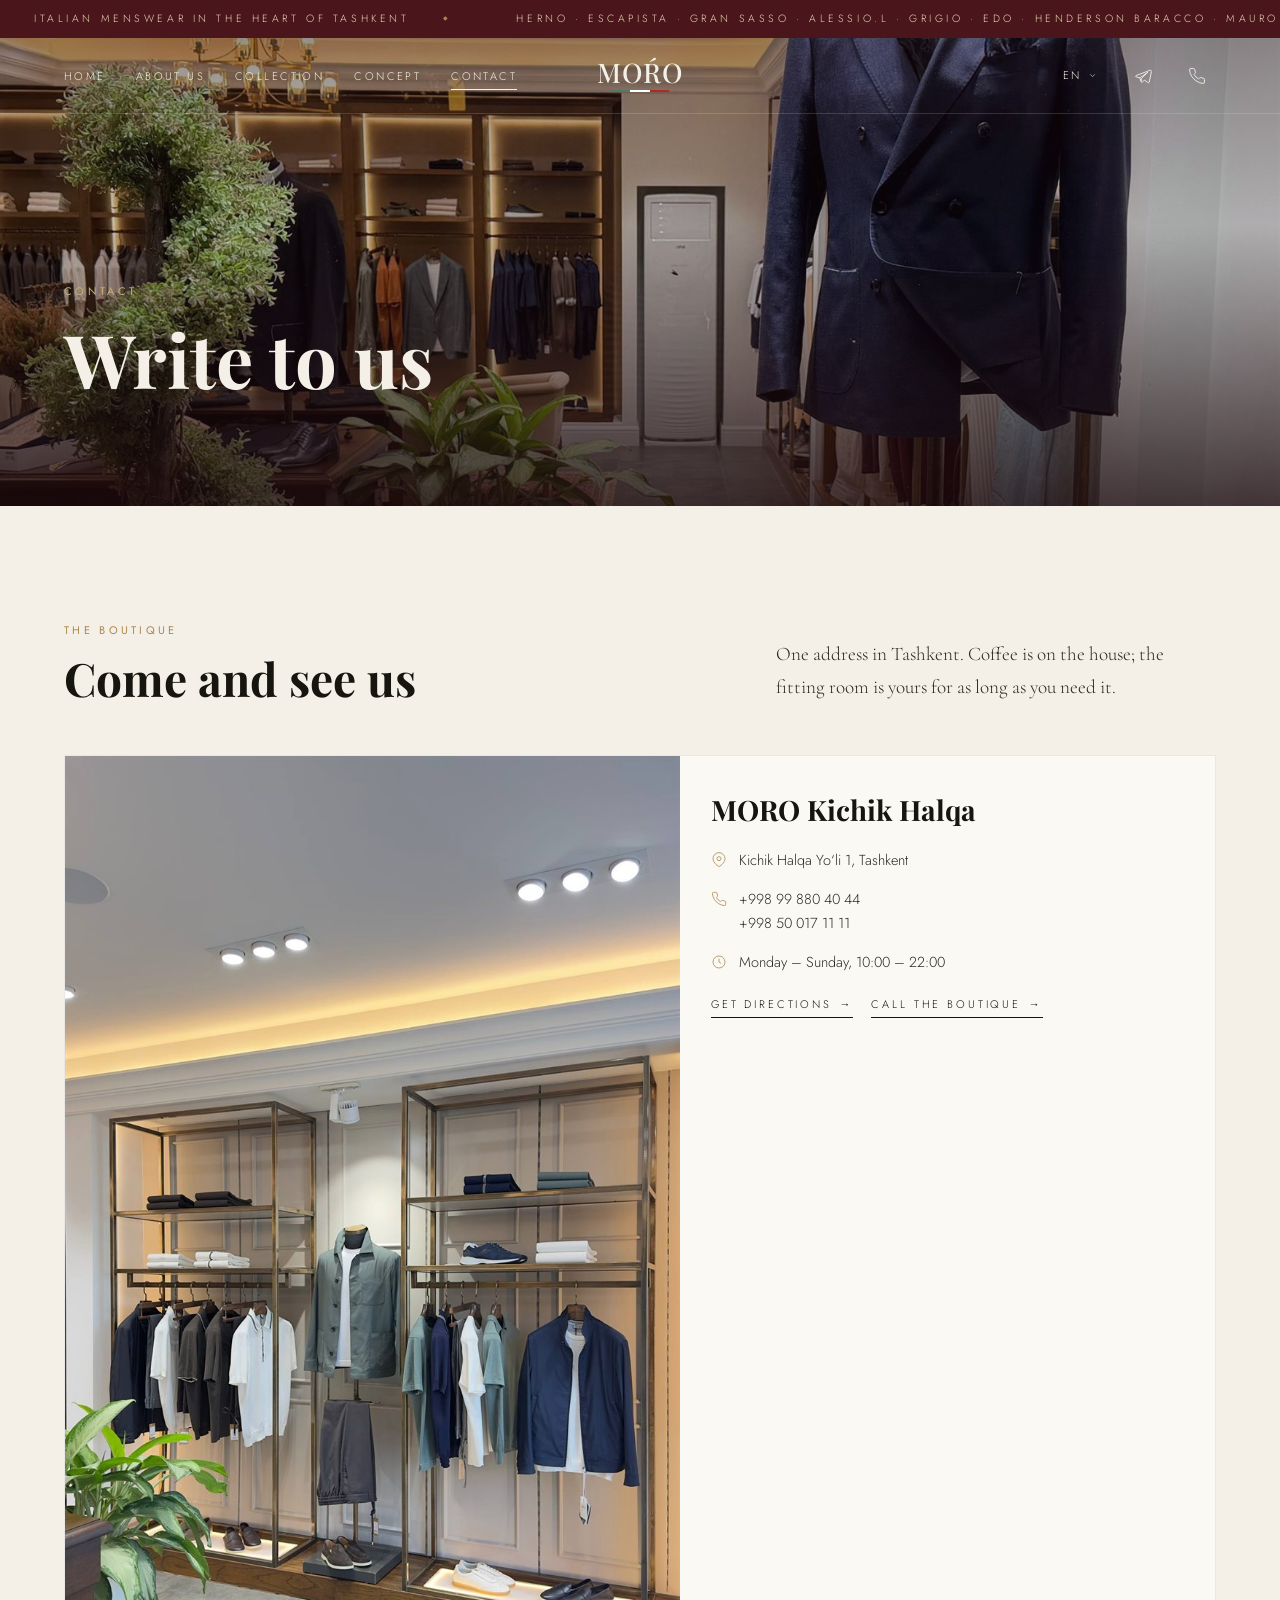
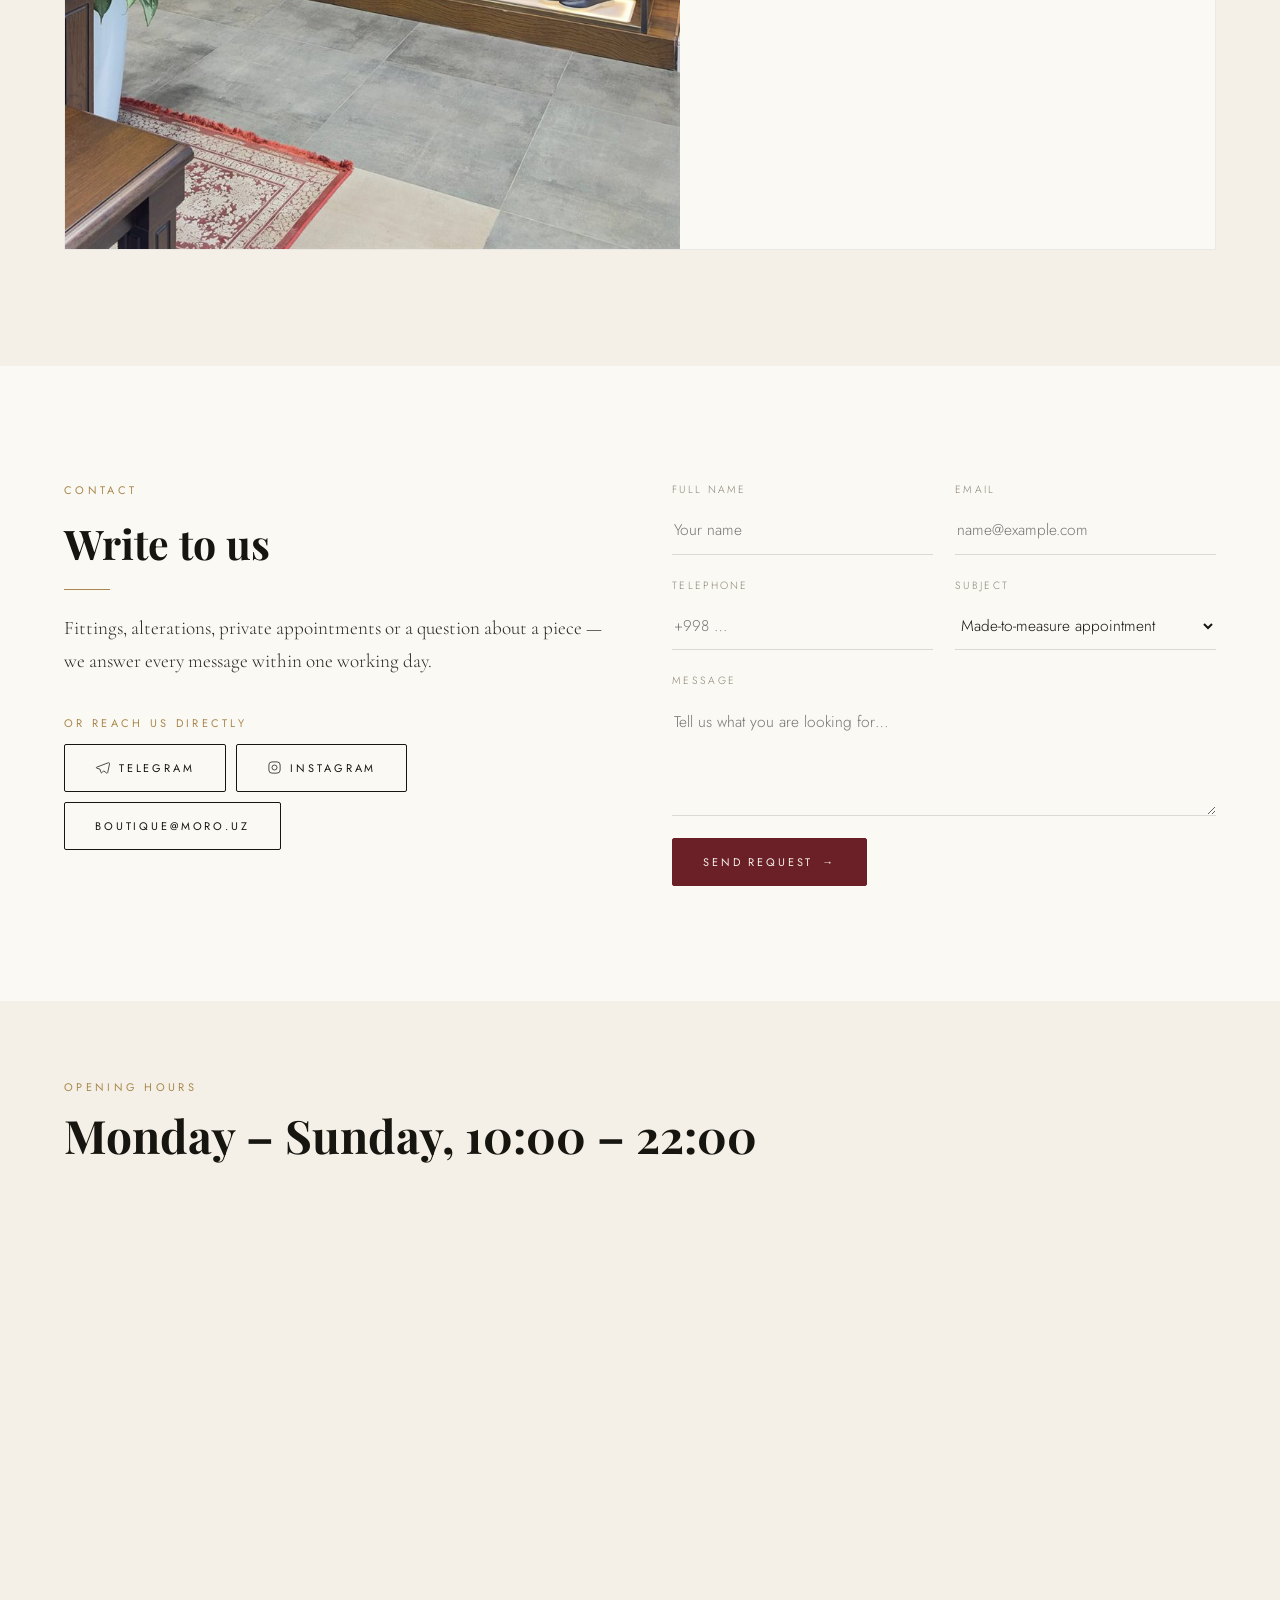
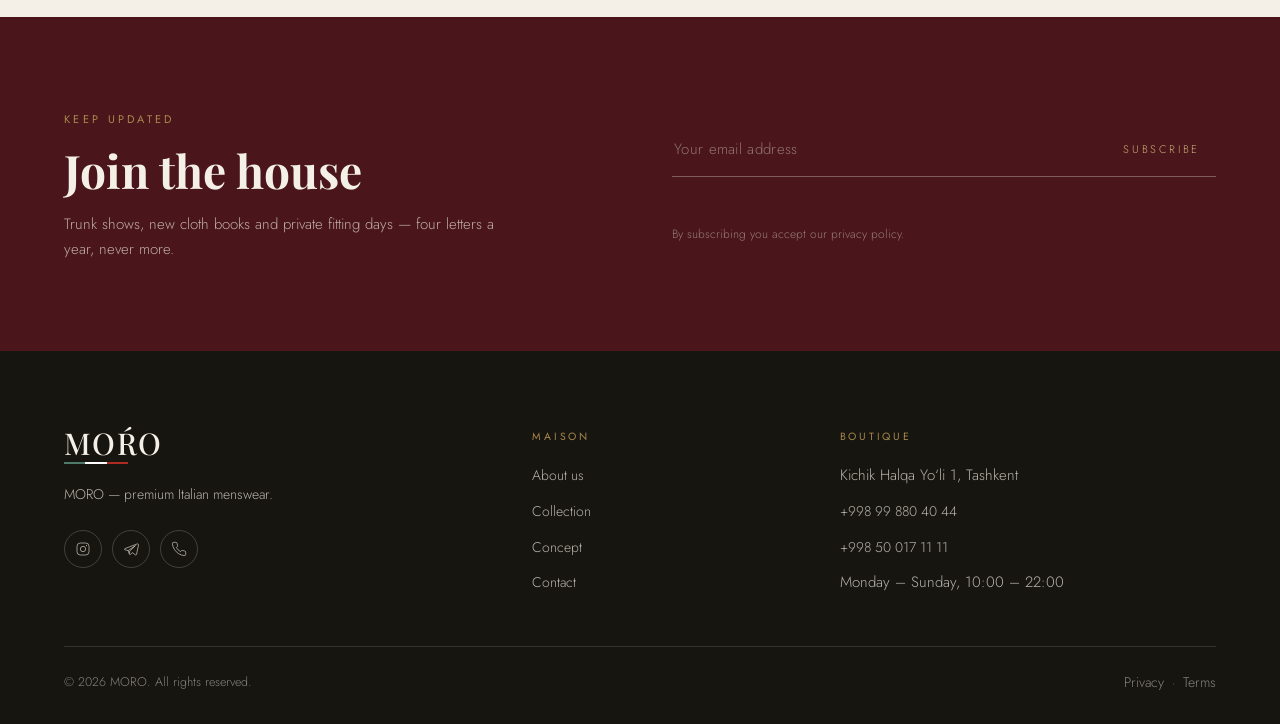
<file: contact.html>
<!DOCTYPE html>
<html lang="ru" dir="ltr">
<head>
<meta charset="utf-8">
<meta name="viewport" content="width=device-width, initial-scale=1">
<title>Контакты — MORO</title>
<meta name="description" content="Контакты MORO: бутик в Ташкенте, Кичик халка йули, 1. Телефоны +998 99 880 40 44 и +998 50 017 11 11, Telegram, Instagram, запись на примерку.">
<meta name="theme-color" content="#4A161C">
<link rel="icon" href="assets/img/favicon.svg" type="image/svg+xml">
<link rel="preconnect" href="https://fonts.googleapis.com">
<link rel="preconnect" href="https://fonts.gstatic.com" crossorigin>
<link href="https://fonts.googleapis.com/css2?family=Playfair+Display:ital,wght@0,400;0,500;1,400&family=Cormorant+Garamond:ital,wght@0,300;0,400;1,300;1,400&family=Jost:wght@200;300;400;500&family=Amiri:ital,wght@0,400;0,700;1,400&family=Noto+Sans+Arabic:wght@200;300;400;500&display=swap" rel="stylesheet">
<link rel="stylesheet" href="assets/css/style.css">
</head>

<body data-page="contact" data-base="" data-title="nav.contact">

<div class="topbar">
  <div class="topbar__track">
    <span data-i18n="top.1"></span><span data-i18n="top.2"></span><span data-i18n="top.3"></span>
    <span data-i18n="top.1"></span><span data-i18n="top.2"></span><span data-i18n="top.3"></span>
  </div>
</div>

<header class="hdr hdr--over">
  <div class="hdr__in">
    <div>
      <nav class="hdr__nav" aria-label="Primary">
        <ul>
          <li><a href="index.html"      data-nav="home"       data-i18n="nav.home"></a></li>
          <li><a href="about.html"      data-nav="about"      data-i18n="nav.about"></a></li>
          <li><a href="collection.html" data-nav="collection" data-i18n="nav.collection"></a></li>
          <li><a href="concept.html"    data-nav="concept"    data-i18n="nav.concept"></a></li>
          <li><a href="contact.html"    data-nav="contact"    data-i18n="nav.contact"></a></li>
        </ul>
      </nav>
      <button class="burger" type="button" data-drawer-open><i></i><span data-i18n="ui.menu"></span></button>
    </div>
    <a class="hdr__brand logo" href="index.html" aria-label="MORO">
      <span class="logo__word">MOŔO</span>
      <span class="logo__tri" aria-hidden="true"><i></i><i></i><i></i></span>
    </a>
    <div class="hdr__tools">
      <div class="lang">
        <button class="lang__btn" type="button" aria-haspopup="listbox" aria-expanded="false">
          <span data-lang-short>RU</span>
          <svg viewBox="0 0 24 24" aria-hidden="true"><path d="M6 9l6 6 6-6"/></svg>
        </button>
        <div class="lang__menu" role="listbox" data-lang-list></div>
      </div>
      <a class="icon-btn" href="https://t.me/moro_tashkent" target="_blank" rel="noopener" aria-label="Telegram">
        <svg viewBox="0 0 24 24"><path d="M21.5 4.3L2.9 11.4c-.9.3-.9 1.6.1 1.8l4.7 1.2 1.8 5.3c.3.8 1.3 1 1.9.3l2.5-2.6 4.6 3.4c.7.5 1.6.1 1.8-.7l3-14.2c.2-.9-.7-1.6-1.8-1.6z"/><path d="M7.7 14.4L18.6 7 10 15.2l-.3 3.6"/></svg>
      </a>
      <a class="icon-btn" href="tel:+998998804044" aria-label="+998 99 880 40 44">
        <svg viewBox="0 0 24 24"><path d="M22 16.9v3a2 2 0 01-2.2 2 19.8 19.8 0 01-8.6-3.1 19.5 19.5 0 01-6-6A19.8 19.8 0 012.1 4.2 2 2 0 014.1 2h3a2 2 0 012 1.7c.1 1 .4 1.9.7 2.8a2 2 0 01-.5 2.1L8.1 9.9a16 16 0 006 6l1.3-1.2a2 2 0 012.1-.5c.9.3 1.8.6 2.8.7a2 2 0 011.7 2z"/></svg>
      </a>
    </div>
  </div>
</header>

<div class="drawer" id="drawer">
  <div class="drawer__top">
    <span class="logo"><span class="logo__word" style="--logo-size:23px">MOŔO</span><span class="logo__tri" style="--logo-tri:48px"><i></i><i></i><i></i></span></span>
    <button class="burger" type="button" data-drawer-close>
      <span data-i18n="ui.close"></span>
      <svg viewBox="0 0 24 24" width="18" height="18" fill="none" stroke="currentColor" stroke-width="1.3"><path d="M18 6L6 18M6 6l12 12"/></svg>
    </button>
  </div>
  <nav class="drawer__nav" aria-label="Mobile">
    <a href="index.html" data-i18n="nav.home"></a>
    <a href="about.html" data-i18n="nav.about"></a>
    <a href="collection.html" data-i18n="nav.collection"></a>
    <a href="concept.html" data-i18n="nav.concept"></a>
    <a href="contact.html" data-i18n="nav.contact"></a>
  </nav>
  <div class="drawer__foot">
    <span class="eyebrow" data-i18n="ui.language"></span>
    <div class="drawer__langs" data-lang-chips></div>
    <div style="display:grid;gap:6px;font-size:14px;opacity:.8">
      <a href="tel:+998998804044">+998 99 880 40 44</a>
      <a href="tel:+998500171111">+998 50 017 11 11</a>
      <a href="https://www.instagram.com/moro_tashkent/" target="_blank" rel="noopener">Instagram</a>
      <a href="https://t.me/moro_tashkent" target="_blank" rel="noopener">Telegram</a>
    </div>
  </div>
</div>

<main>

  <section class="phero" style="min-height:52svh">
    <img src="assets/img/hero/hero-01.jpg" alt="" style="--pos:50% 34%" fetchpriority="high">
    <div class="phero__in wrap">
      <span class="eyebrow" data-i18n="cont.eye"></span>
      <h1 class="phero__title" data-i18n="cont.title"></h1>
    </div>
  </section>

  <!-- ══ Boutiques ══ -->
  <section class="sec">
    <div class="wrap">
      <div class="sec-head">
        <div class="sec-head__t">
          <span class="eyebrow reveal" data-i18n="shops.eye"></span>
          <h2 class="sec-title reveal" data-d="1" data-i18n="shops.title"></h2>
        </div>
        <p class="lead reveal" data-d="2" style="max-width:440px" data-i18n="shops.lead"></p>
      </div>

      <div class="shops">
        <article class="shop reveal">
          <div class="shop__img"><img src="assets/img/editorial/edit-boutique-b.jpg" alt="" loading="lazy" decoding="async"></div>
          <div class="shop__body">
            <h3 class="shop__name" data-i18n="shop.1.name"></h3>
            <div class="shop__row"><svg viewBox="0 0 24 24"><path d="M21 10c0 7-9 12-9 12s-9-5-9-12a9 9 0 1118 0z"/><circle cx="12" cy="10" r="3"/></svg><span data-i18n="shop.1.addr"></span></div>
            <div class="shop__row"><svg viewBox="0 0 24 24"><path d="M22 16.9v3a2 2 0 01-2.2 2 19.8 19.8 0 01-8.6-3.1 19.5 19.5 0 01-6-6A19.8 19.8 0 012.1 4.2 2 2 0 014.1 2h3a2 2 0 012 1.7c.1 1 .4 1.9.7 2.8a2 2 0 01-.5 2.1L8.1 9.9a16 16 0 006 6l1.3-1.2a2 2 0 012.1-.5c.9.3 1.8.6 2.8.7a2 2 0 011.7 2z"/></svg><span><a href="tel:+998998804044">+998 99 880 40 44</a><br><a href="tel:+998500171111">+998 50 017 11 11</a></span></div>
            <div class="shop__row"><svg viewBox="0 0 24 24"><circle cx="12" cy="12" r="9"/><path d="M12 7v5l3 2"/></svg><span data-i18n="shop.hours.v"></span></div>
            <div style="display:flex;gap:18px;flex-wrap:wrap;margin-top:6px">
              <a class="link-u" href="https://yandex.uz/maps/?text=Kichik%20Halqa%20Yoli%201%20Tashkent" target="_blank" rel="noopener"><span data-i18n="cta.directions"></span><span class="ar">→</span></a>
              <a class="link-u" href="tel:+998998804044"><span data-i18n="cta.call"></span><span class="ar">→</span></a>
            </div>
          </div>
        </article>
      </div>
    </div>
  </section>

  <!-- ══ Form ══ -->
  <section class="sec sec--paper">
    <div class="wrap">
      <div class="split" style="align-items:start">
        <div class="split__body" style="max-width:none">
          <span class="eyebrow reveal" data-i18n="cont.eye"></span>
          <h2 class="split__title reveal" data-d="1" data-i18n="cont.title"></h2>
          <hr class="rule reveal" data-d="1">
          <p class="lead reveal" data-d="2" data-i18n="cont.lead"></p>

          <div class="reveal" data-d="3" style="margin-top:14px;display:grid;gap:12px">
            <span class="eyebrow" data-i18n="cont.direct"></span>
            <div style="display:flex;gap:10px;flex-wrap:wrap">
              <a class="btn" href="https://t.me/moro_tashkent" target="_blank" rel="noopener">
                <svg viewBox="0 0 24 24" width="15" height="15" fill="none" stroke="currentColor" stroke-width="1.2" aria-hidden="true"><path d="M21.5 4.3L2.9 11.4c-.9.3-.9 1.6.1 1.8l4.7 1.2 1.8 5.3c.3.8 1.3 1 1.9.3l2.5-2.6 4.6 3.4c.7.5 1.6.1 1.8-.7l3-14.2c.2-.9-.7-1.6-1.8-1.6z"/></svg>
                <span>Telegram</span>
              </a>
              <a class="btn" href="https://www.instagram.com/moro_tashkent/" target="_blank" rel="noopener">
                <svg viewBox="0 0 24 24" width="15" height="15" fill="none" stroke="currentColor" stroke-width="1.2" aria-hidden="true"><rect x="3" y="3" width="18" height="18" rx="5"/><circle cx="12" cy="12" r="4"/></svg>
                <span>Instagram</span>
              </a>
              <a class="btn" href="mailto:boutique@moro.uz"><span>boutique@moro.uz</span></a>
            </div>
          </div>
        </div>

        <form class="form reveal" data-d="2" data-contact novalidate>
          <div class="form__row">
            <div class="inp">
              <label for="f-name" data-i18n="form.name"></label>
              <input id="f-name" type="text" required data-i18n-ph="form.name.ph">
            </div>
            <div class="inp">
              <label for="f-email" data-i18n="form.email"></label>
              <input id="f-email" type="email" required data-i18n-ph="form.email.ph">
            </div>
          </div>
          <div class="form__row">
            <div class="inp">
              <label for="f-phone" data-i18n="form.phone"></label>
              <input id="f-phone" type="tel" data-i18n-ph="form.phone.ph">
            </div>
            <div class="inp">
              <label for="f-subject" data-i18n="form.subject"></label>
              <select id="f-subject">
                <option data-i18n="subj.1"></option>
                <option data-i18n="subj.2"></option>
                <option data-i18n="subj.3"></option>
                <option data-i18n="subj.4"></option>
              </select>
            </div>
          </div>
          <div class="inp">
            <label for="f-msg" data-i18n="form.msg"></label>
            <textarea id="f-msg" required data-i18n-ph="form.msg.ph"></textarea>
          </div>
          <div><button class="btn btn--solid" type="submit"><span data-i18n="cta.send"></span><span class="ar">→</span></button></div>
        </form>
      </div>
    </div>
  </section>

  <!-- ══ Map ══ -->
  <section class="sec sec--tight" style="padding-bottom:0">
    <div class="wrap">
      <div class="sec-head">
        <div class="sec-head__t">
          <span class="eyebrow reveal" data-i18n="shop.hours.l"></span>
          <h2 class="sec-title reveal" data-d="1" data-i18n="shop.hours.v"></h2>
        </div>
      </div>
    </div>
    <div class="reveal" style="height:clamp(300px,45vh,480px);filter:grayscale(.35) sepia(.12)">
      <iframe
        title="MORO Tashkent"
        src="https://yandex.uz/map-widget/v1/?z=15&text=Kichik%20Halqa%20Yoli%201%20Tashkent"
        style="width:100%;height:100%;border:0" loading="lazy" referrerpolicy="no-referrer-when-downgrade"></iframe>
    </div>
  </section>

  <section class="news">
    <div class="wrap">
      <div class="news__in">
        <div class="reveal">
          <span class="eyebrow" data-i18n="news.eye"></span>
          <h2 class="news__t" data-i18n="news.title"></h2>
          <p data-i18n="news.text"></p>
        </div>
        <form class="news__form reveal" data-d="1" data-newsletter novalidate>
          <div class="field">
            <input type="email" required data-i18n-ph="news.ph" aria-label="Email">
            <button type="submit" data-i18n="cta.subscribe"></button>
          </div>
          <span class="news__ok" data-news-msg></span>
          <span class="news__note" data-i18n="news.note"></span>
        </form>
      </div>
    </div>
  </section>

</main>

<footer class="ftr">
  <div class="wrap">
    <div class="ftr__grid">
      <div class="ftr__brand">
        <span class="logo"><span class="logo__word" style="--logo-size:30px">MOŔO</span><span class="logo__tri" style="--logo-tri:64px"><i></i><i></i><i></i></span></span>
        <p data-i18n="ftr.about"></p>
        <div class="ftr__soc">
          <a href="https://www.instagram.com/moro_tashkent/" target="_blank" rel="noopener" aria-label="Instagram">
            <svg viewBox="0 0 24 24"><rect x="3" y="3" width="18" height="18" rx="5"/><circle cx="12" cy="12" r="4"/><circle cx="17.2" cy="6.8" r=".9" fill="currentColor" stroke="none"/></svg>
          </a>
          <a href="https://t.me/moro_tashkent" target="_blank" rel="noopener" aria-label="Telegram">
            <svg viewBox="0 0 24 24"><path d="M21.5 4.3L2.9 11.4c-.9.3-.9 1.6.1 1.8l4.7 1.2 1.8 5.3c.3.8 1.3 1 1.9.3l2.5-2.6 4.6 3.4c.7.5 1.6.1 1.8-.7l3-14.2c.2-.9-.7-1.6-1.8-1.6z"/><path d="M7.7 14.4L18.6 7 10 15.2l-.3 3.6"/></svg>
          </a>
          <a href="tel:+998998804044" aria-label="+998 99 880 40 44">
            <svg viewBox="0 0 24 24"><path d="M22 16.9v3a2 2 0 01-2.2 2 19.8 19.8 0 01-8.6-3.1 19.5 19.5 0 01-6-6A19.8 19.8 0 012.1 4.2 2 2 0 014.1 2h3a2 2 0 012 1.7c.1 1 .4 1.9.7 2.8a2 2 0 01-.5 2.1L8.1 9.9a16 16 0 006 6l1.3-1.2a2 2 0 012.1-.5c.9.3 1.8.6 2.8.7a2 2 0 011.7 2z"/></svg>
          </a>
        </div>
      </div>
      <div>
        <h4 data-i18n="ftr.c1"></h4>
        <ul>
          <li><a href="about.html" data-i18n="nav.about"></a></li>
          <li><a href="collection.html" data-i18n="nav.collection"></a></li>
          <li><a href="concept.html" data-i18n="nav.concept"></a></li>
          <li><a href="contact.html" data-i18n="nav.contact"></a></li>
        </ul>
      </div>

      <div>
        <h4 data-i18n="ftr.c3"></h4>
        <ul>
          <li><span data-i18n="shop.1.addr"></span></li>
          <li><a href="tel:+998998804044">+998 99 880 40 44</a></li>
          <li><a href="tel:+998500171111">+998 50 017 11 11</a></li>
          <li><span data-i18n="shop.hours.v"></span></li>
        </ul>
      </div>
    </div>
    <div class="ftr__bot">
      <span data-i18n="ftr.rights"></span>
      <span><a href="#" data-i18n="ftr.privacy"></a> &nbsp;·&nbsp; <a href="#" data-i18n="ftr.terms"></a></span>
    </div>
  </div>
</footer>

<button class="to-top" type="button" data-i18n-aria="ui.top"><svg viewBox="0 0 24 24"><path d="M12 19V5M5 12l7-7 7 7"/></svg></button>
<div class="toast" id="toast" role="status"></div>

<script src="assets/js/translations.js"></script>
<script src="assets/js/data.js"></script>
<script src="assets/js/site.js"></script>
</body>
</html>
</file>
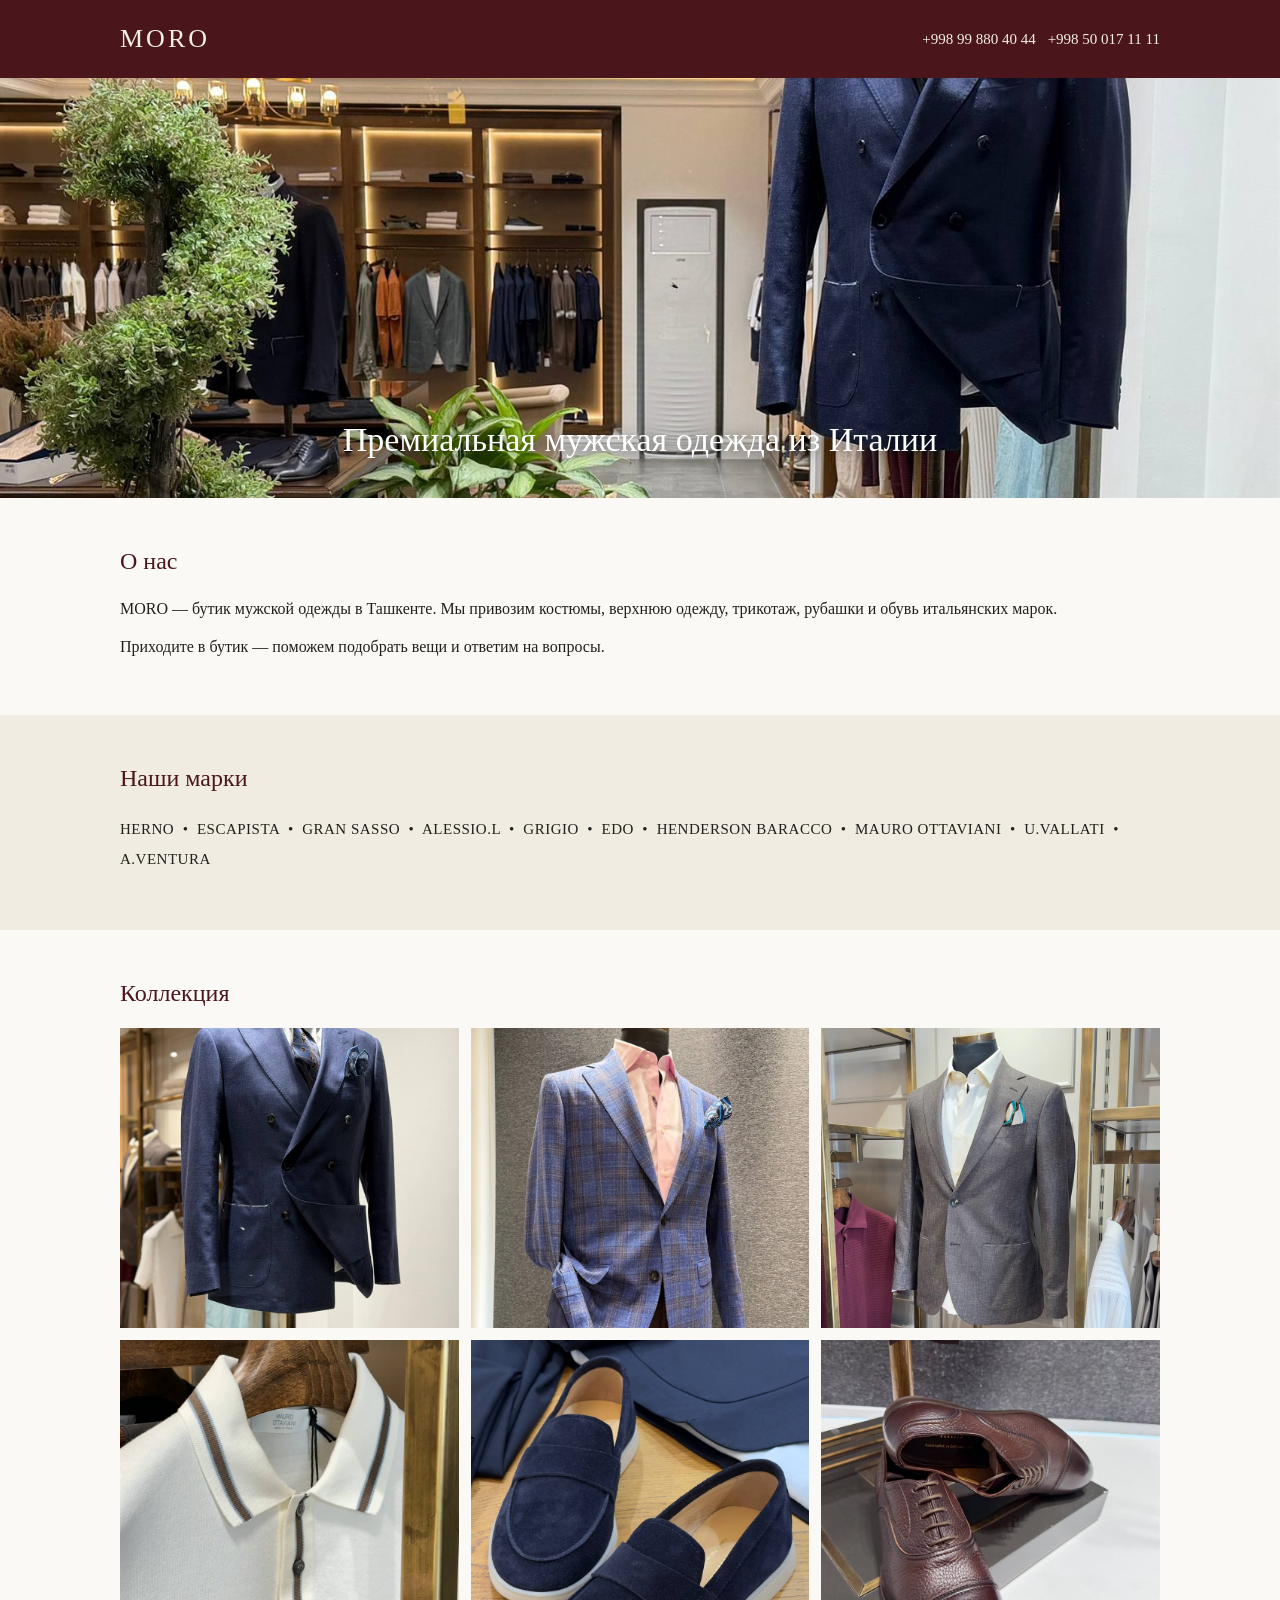
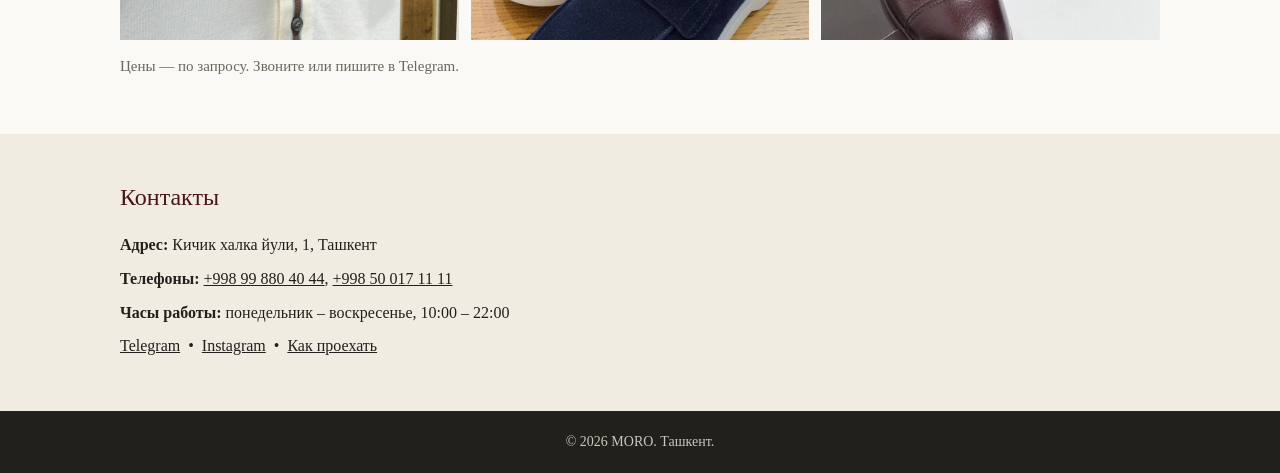
<file: lite.html>
<!DOCTYPE html>
<html lang="ru">
<head>
<meta charset="utf-8">
<meta name="viewport" content="width=device-width, initial-scale=1">
<title>MORO — мужская одежда из Италии</title>
<meta name="description" content="MORO — премиальная мужская одежда из Италии. Ташкент, Кичик халка йули, 1.">

<!-- ═══════════════════════════════════════════════════════════
     Базовая версия сайта. Одна страница, один язык, без
     слайдера, каталога с фильтрами, быстрого просмотра,
     мультиязычности и анимаций. Системные шрифты.
     Файл самодостаточный: стили внутри, отдельного CSS/JS нет.
     ═══════════════════════════════════════════════════════════ -->

<style>
  * { box-sizing: border-box; margin: 0; padding: 0; }

  body {
    font-family: Georgia, "Times New Roman", serif;
    color: #22201c;
    background: #fbf9f5;
    line-height: 1.6;
    font-size: 16px;
  }
  img { display: block; max-width: 100%; }
  a { color: inherit; }

  .wrap { max-width: 1080px; margin: 0 auto; padding: 0 20px; }

  /* Шапка */
  header {
    background: #4a161c;
    color: #f4f0e7;
    padding: 18px 0;
  }
  .bar {
    display: flex;
    justify-content: space-between;
    align-items: center;
    flex-wrap: wrap;
    gap: 10px;
  }
  .logo { font-size: 26px; letter-spacing: 3px; }
  .bar a { color: #f4f0e7; text-decoration: none; font-size: 15px; }
  .bar a:hover { text-decoration: underline; }

  /* Обложка */
  .hero { position: relative; }
  .hero img { width: 100%; height: 420px; object-fit: cover; object-position: 50% 35%; }
  .hero h1 {
    position: absolute;
    left: 0; right: 0; bottom: 30px;
    text-align: center;
    color: #fff;
    font-size: 34px;
    font-weight: normal;
    text-shadow: 0 2px 14px rgba(0,0,0,.6);
  }

  /* Секции */
  section { padding: 44px 0; }
  h2 {
    font-size: 24px;
    font-weight: normal;
    margin-bottom: 16px;
    color: #4a161c;
  }
  p { margin-bottom: 12px; }
  .muted { color: #6b665e; font-size: 15px; }

  /* Бренды */
  .brands { line-height: 2; font-size: 15px; letter-spacing: .5px; }

  /* Фотографии */
  .photos {
    display: grid;
    grid-template-columns: repeat(3, 1fr);
    gap: 12px;
  }
  .photos img { width: 100%; height: 300px; object-fit: cover; }

  /* Контакты */
  .contacts { background: #f1ece2; }
  .contacts p { margin-bottom: 8px; }

  footer {
    background: #22201c;
    color: #cdc7bb;
    padding: 20px 0;
    font-size: 14px;
    text-align: center;
  }

  @media (max-width: 700px) {
    .photos { grid-template-columns: 1fr 1fr; }
    .photos img { height: 200px; }
    .hero img { height: 280px; }
    .hero h1 { font-size: 24px; }
    .bar { justify-content: center; text-align: center; }
  }
</style>
</head>

<body>

<header>
  <div class="wrap bar">
    <div class="logo">MORO</div>
    <div>
      <a href="tel:+998998804044">+998 99 880 40 44</a> &nbsp;
      <a href="tel:+998500171111">+998 50 017 11 11</a>
    </div>
  </div>
</header>

<div class="hero">
  <img src="assets/img/hero/hero-01.jpg" alt="Бутик MORO в Ташкенте">
  <h1>Премиальная мужская одежда из Италии</h1>
</div>

<section>
  <div class="wrap">
    <h2>О нас</h2>
    <p>
      MORO — бутик мужской одежды в Ташкенте. Мы привозим костюмы, верхнюю одежду,
      трикотаж, рубашки и обувь итальянских марок.
    </p>
    <p>
      Приходите в бутик — поможем подобрать вещи и ответим на вопросы.
    </p>
  </div>
</section>

<section style="background:#f1ece2">
  <div class="wrap">
    <h2>Наши марки</h2>
    <p class="brands">
      HERNO &nbsp;•&nbsp; ESCAPISTA &nbsp;•&nbsp; GRAN SASSO &nbsp;•&nbsp; ALESSIO.L &nbsp;•&nbsp; GRIGIO &nbsp;•&nbsp;
      EDO &nbsp;•&nbsp; HENDERSON BARACCO &nbsp;•&nbsp; MAURO OTTAVIANI &nbsp;•&nbsp; U.VALLATI &nbsp;•&nbsp; A.VENTURA
    </p>
  </div>
</section>

<section>
  <div class="wrap">
    <h2>Коллекция</h2>
    <div class="photos">
      <img src="assets/img/product/p-01.jpg" alt="Пиджак" loading="lazy">
      <img src="assets/img/product/p-02.jpg" alt="Пиджак в клетку" loading="lazy">
      <img src="assets/img/product/p-16.jpg" alt="Костюм" loading="lazy">
      <img src="assets/img/product/p-07.jpg" alt="Поло" loading="lazy">
      <img src="assets/img/product/p-09.jpg" alt="Лоферы" loading="lazy">
      <img src="assets/img/product/p-11.jpg" alt="Туфли" loading="lazy">
    </div>
    <p class="muted" style="margin-top:14px">Цены — по запросу. Звоните или пишите в Telegram.</p>
  </div>
</section>

<section class="contacts">
  <div class="wrap">
    <h2>Контакты</h2>
    <p><strong>Адрес:</strong> Кичик халка йули, 1, Ташкент</p>
    <p><strong>Телефоны:</strong>
      <a href="tel:+998998804044">+998 99 880 40 44</a>,
      <a href="tel:+998500171111">+998 50 017 11 11</a>
    </p>
    <p><strong>Часы работы:</strong> понедельник – воскресенье, 10:00 – 22:00</p>
    <p>
      <a href="https://t.me/moro_tashkent" target="_blank" rel="noopener">Telegram</a> &nbsp;•&nbsp;
      <a href="https://www.instagram.com/moro_tashkent/" target="_blank" rel="noopener">Instagram</a> &nbsp;•&nbsp;
      <a href="https://yandex.uz/maps/?text=Kichik%20Halqa%20Yoli%201%20Tashkent" target="_blank" rel="noopener">Как проехать</a>
    </p>
  </div>
</section>

<footer>
  <div class="wrap">© 2026 MORO. Ташкент.</div>
</footer>

</body>
</html>
</file>
<file: assets/css/style.css>
/* =========================================================
   MORO — Sartoria Italiana, Tashkent
   Design system: "old money" — MORO burgundy, brass, bone, ink
   ========================================================= */

/* ---------- 1. Tokens ---------- */
:root {
  /* Palette */
  --bone:        #F4F0E7;
  --bone-2:      #EBE4D5;
  --bone-3:      #E0D7C4;
  --paper:       #FBF9F4;

  --ink:         #16150F;
  --ink-2:       #2C2A22;
  --stone:       #8A8375;
  --stone-2:     #A9A294;

  /* House colour — MORO burgundy */
  --wine:        #6B2028;
  --wine-deep:   #4A161C;
  --wine-soft:   #8A2F38;

  --brass:       #A9884E;
  --brass-lt:    #C9AC73;
  --brass-pale:  #E8D5B4;

  /* Logo tricolore (Italian flag — part of the mark, unchanged) */
  --tri-green:   #4F7A6A;
  --tri-red:     #B02A24;

  /* Shared dark scrim, warm to match the burgundy */
  --scrim:       28, 10, 13;

  /* Semantic */
  --bg:          var(--bone);
  --fg:          var(--ink);
  --muted:       var(--stone);
  --line:        rgba(22, 21, 15, .14);
  --line-soft:   rgba(22, 21, 15, .07);
  --accent:      var(--brass);

  /* Type */
  --f-display: "Playfair Display", "Times New Roman", Georgia, serif;
  --f-serif:   "Cormorant Garamond", Georgia, serif;
  --f-sans:    "Jost", "Helvetica Neue", Arial, sans-serif;

  /* Metrics */
  --nav-h: 76px;
  --bar-h: 38px;
  --pad:   clamp(20px, 5vw, 72px);
  --maxw:  1560px;
  --r:     2px;

  /* Motion */
  --ease: cubic-bezier(.22, .61, .36, 1);
  --slow: .9s var(--ease);
  --med:  .45s var(--ease);
  --fast: .22s var(--ease);
}

/* Arabic typography swap */
html[lang="ar"] {
  --f-display: "Amiri", "Playfair Display", serif;
  --f-serif:   "Amiri", Georgia, serif;
  --f-sans:    "Noto Sans Arabic", "Jost", Arial, sans-serif;
}

/* ---------- 2. Reset ---------- */
*, *::before, *::after { box-sizing: border-box; }
html { -webkit-text-size-adjust: 100%; scroll-behavior: smooth; }
body {
  margin: 0;
  background: var(--bg);
  color: var(--fg);
  font-family: var(--f-sans);
  font-size: 15px;
  line-height: 1.65;
  font-weight: 300;
  -webkit-font-smoothing: antialiased;
  text-rendering: optimizeLegibility;
  overflow-x: hidden;
}
body.is-locked { overflow: hidden; }
img, svg, video { display: block; max-width: 100%; }
a { color: inherit; text-decoration: none; }
button { font: inherit; color: inherit; background: none; border: 0; cursor: pointer; }
input, textarea, select { font: inherit; color: inherit; }
h1, h2, h3, h4, p, figure, blockquote { margin: 0; }
ul, ol { margin: 0; padding: 0; list-style: none; }
::selection { background: var(--wine); color: var(--bone); }

:focus-visible { outline: 2px solid var(--brass); outline-offset: 3px; }

/* ---------- 3. Utilities ---------- */
.wrap { width: 100%; max-width: var(--maxw); margin-inline: auto; padding-inline: var(--pad); }
.wrap--narrow { max-width: 980px; }
.sr { position: absolute; width: 1px; height: 1px; padding: 0; margin: -1px; overflow: hidden; clip: rect(0 0 0 0); white-space: nowrap; border: 0; }

.eyebrow {
  font-family: var(--f-sans);
  font-size: 11px;
  font-weight: 400;
  letter-spacing: .3em;
  text-transform: uppercase;
  color: var(--brass);
}
html[lang="ar"] .eyebrow { letter-spacing: .06em; font-size: 13px; }

.display {
  font-family: var(--f-display);
  font-weight: 400;
  line-height: 1.05;
  letter-spacing: -.01em;
}
.rule { width: 46px; height: 1px; background: var(--brass); border: 0; margin: 0; }

.lead {
  font-family: var(--f-serif);
  font-size: clamp(17px, 1.5vw, 21px);
  line-height: 1.72;
  color: var(--ink-2);
}

/* Reveal-on-scroll */
.reveal { opacity: 0; transform: translateY(26px); transition: opacity .95s var(--ease), transform .95s var(--ease); }
.reveal.in { opacity: 1; transform: none; }
.reveal[data-d="1"] { transition-delay: .09s; }
.reveal[data-d="2"] { transition-delay: .18s; }
.reveal[data-d="3"] { transition-delay: .27s; }
.reveal[data-d="4"] { transition-delay: .36s; }
@media (prefers-reduced-motion: reduce) {
  .reveal { opacity: 1; transform: none; transition: none; }
  html { scroll-behavior: auto; }
}

/* ---------- 4. Buttons ---------- */
.btn {
  --btn-fg: var(--ink);
  --btn-bd: var(--ink);
  display: inline-flex; align-items: center; gap: .8em;
  padding: 14px 30px;
  font-size: 11px; font-weight: 400; letter-spacing: .26em; text-transform: uppercase;
  color: var(--btn-fg);
  border: 1px solid var(--btn-bd);
  border-radius: var(--r);
  position: relative; overflow: hidden;
  transition: color var(--med), border-color var(--med);
}
html[lang="ar"] .btn { letter-spacing: .04em; font-size: 13px; }
.btn::after {
  content: ""; position: absolute; inset: 0; background: var(--btn-bd);
  transform: scaleY(0); transform-origin: bottom; z-index: -1;
  transition: transform var(--med);
}
.btn > * { position: relative; z-index: 1; }
.btn:hover { color: var(--bone); }
.btn:hover::after { transform: scaleY(1); transform-origin: top; }
.btn { z-index: 0; }
.btn--light { --btn-fg: var(--bone); --btn-bd: rgba(244,240,231,.75); }
.btn--light:hover { color: var(--wine-deep); }
.btn--light:hover::after { background: var(--bone); }
.btn--solid { --btn-fg: var(--bone); background: var(--wine); border-color: var(--wine); }
.btn--solid:hover { color: var(--wine); }
.btn--solid::after { background: var(--bone); }

.link-u {
  display: inline-flex; align-items: center; gap: .7em;
  font-size: 11px; letter-spacing: .26em; text-transform: uppercase;
  padding-bottom: 5px; position: relative;
}
html[lang="ar"] .link-u { letter-spacing: .04em; font-size: 13px; }
.link-u::after {
  content: ""; position: absolute; inset-inline-start: 0; bottom: 0; height: 1px; width: 100%;
  background: currentColor; transform: scaleX(1); transform-origin: var(--o-end, right);
  transition: transform .5s var(--ease);
}
.link-u:hover::after { transform: scaleX(0); }
.link-u .ar { transition: transform var(--med); }
.link-u:hover .ar { transform: translateX(5px); }
html[dir="rtl"] .link-u:hover .ar { transform: translateX(-5px); }
html[dir="rtl"] .ar { transform: scaleX(-1); }
html[dir="rtl"] .link-u:hover .ar { transform: scaleX(-1) translateX(-5px); }

/* ---------- 5. Logo ---------- */
.logo { display: inline-flex; flex-direction: column; align-items: center; gap: 4px; line-height: 1; }
.logo__word {
  font-family: var(--f-display);
  font-weight: 500;
  font-size: var(--logo-size, 27px);
  letter-spacing: .045em;
  line-height: 1;
  white-space: nowrap;
}
.logo__tri { display: flex; width: var(--logo-tri, 58px); height: 2.5px; }
.logo__tri i { flex: 1; }
.logo__tri i:nth-child(1) { background: var(--tri-green); }
.logo__tri i:nth-child(2) { background: #FFFFFF; }
.logo__tri i:nth-child(3) { background: var(--tri-red); }

/* ---------- 6. Announcement bar ---------- */
.topbar {
  height: var(--bar-h);
  background: var(--wine-deep);
  color: var(--brass-pale);
  display: flex; align-items: center;
  overflow: hidden;
  position: relative; z-index: 60;
}
.topbar__track { display: flex; gap: 0; white-space: nowrap; animation: slide 42s linear infinite; }
.topbar__track span {
  font-size: 10.5px; letter-spacing: .34em; text-transform: uppercase;
  padding-inline: 34px; display: inline-flex; align-items: center; gap: 34px;
}
.topbar__track span::after { content: "◆"; font-size: 6px; color: var(--brass); letter-spacing: 0; }
html[lang="ar"] .topbar__track span { letter-spacing: .05em; font-size: 12.5px; }
@keyframes slide { from { transform: translateX(0); } to { transform: translateX(-50%); } }
html[dir="rtl"] .topbar__track { animation-name: slideR; }
@keyframes slideR { from { transform: translateX(0); } to { transform: translateX(50%); } }
@media (prefers-reduced-motion: reduce) { .topbar__track { animation: none; } }

/* ---------- 7. Header ---------- */
.hdr {
  position: sticky; top: 0; z-index: 50;
  height: var(--nav-h);
  display: flex; align-items: center;
  background: var(--bone);
  border-bottom: 1px solid var(--line-soft);
  transition: background var(--med), color var(--med), border-color var(--med), height var(--med);
}
.hdr__in {
  width: 100%; max-width: var(--maxw); margin-inline: auto; padding-inline: var(--pad);
  display: grid; grid-template-columns: 1fr auto 1fr; align-items: center; gap: 18px;
}
.hdr__nav ul { display: flex; align-items: center; gap: 30px; }
.hdr__nav a {
  font-size: 11px; letter-spacing: .22em; text-transform: uppercase;
  position: relative; padding-block: 6px; white-space: nowrap;
}
html[lang="ar"] .hdr__nav a { letter-spacing: .03em; font-size: 13.5px; }
.hdr__nav a::after {
  content: ""; position: absolute; inset-inline-start: 0; bottom: 0; height: 1px; width: 100%;
  background: currentColor; transform: scaleX(0); transform-origin: var(--o-start, left);
  transition: transform .45s var(--ease);
}
.hdr__nav a:hover::after, .hdr__nav a[aria-current="page"]::after { transform: scaleX(1); }
.hdr__brand { justify-self: center; }
.hdr__tools { justify-self: end; display: flex; align-items: center; gap: 16px; }

.icon-btn {
  width: 38px; height: 38px; display: grid; place-items: center;
  border-radius: 50%; transition: background var(--fast);
}
.icon-btn:hover { background: rgba(22,21,15,.06); }
.icon-btn svg { width: 18px; height: 18px; stroke: currentColor; fill: none; stroke-width: 1.2; }

.burger { display: none; align-items: center; gap: 11px; font-size: 11px; letter-spacing: .22em; text-transform: uppercase; }
.burger i { display: block; width: 22px; height: 1px; background: currentColor; position: relative; }
.burger i::before, .burger i::after { content: ""; position: absolute; left: 0; width: 22px; height: 1px; background: currentColor; }
.burger i::before { top: -6px; }
.burger i::after { top: 6px; }

/* Transparent header over hero */
.hdr--over {
  position: fixed; inset-inline: 0; top: var(--bar-h);
  background: transparent; color: var(--bone); border-color: rgba(244,240,231,.16);
}
.hdr--over.is-stuck {
  position: fixed; top: 0;
  background: rgba(var(--scrim), .96);
  backdrop-filter: blur(10px);
  color: var(--bone);
  border-color: rgba(244,240,231,.14);
}
.hdr--over .icon-btn:hover { background: rgba(244,240,231,.12); }

/* ---------- 8. Language switcher ---------- */
.lang { position: relative; }
.lang__btn {
  display: inline-flex; align-items: center; gap: 7px;
  font-size: 11px; letter-spacing: .18em; text-transform: uppercase;
  padding: 8px 10px; border: 1px solid transparent; border-radius: var(--r);
  transition: border-color var(--fast);
}
.lang__btn:hover { border-color: currentColor; }
.lang__btn svg { width: 9px; height: 9px; stroke: currentColor; fill: none; stroke-width: 1.6; transition: transform var(--fast); }
.lang.open .lang__btn svg { transform: rotate(180deg); }
.lang__menu {
  position: absolute; inset-inline-end: 0; top: calc(100% + 10px);
  min-width: 178px; background: var(--paper); color: var(--ink);
  border: 1px solid var(--line); border-radius: var(--r);
  box-shadow: 0 22px 50px -22px rgba(22,21,15,.4);
  padding: 7px; opacity: 0; visibility: hidden; transform: translateY(-8px);
  transition: opacity var(--fast), transform var(--fast), visibility var(--fast);
  z-index: 70;
}
.lang.open .lang__menu { opacity: 1; visibility: visible; transform: none; }
.lang__menu button {
  display: flex; width: 100%; align-items: center; justify-content: space-between; gap: 12px;
  padding: 9px 12px; font-size: 12.5px; letter-spacing: .04em; border-radius: var(--r);
  transition: background var(--fast);
  text-align: start;
}
.lang__menu button:hover { background: var(--bone-2); }
.lang__menu button[aria-selected="true"] { color: var(--brass); }
.lang__menu button span:last-child { font-size: 10px; letter-spacing: .18em; text-transform: uppercase; color: var(--stone); }

/* ---------- 9. Mobile drawer ---------- */
.drawer {
  position: fixed; inset: 0; z-index: 90;
  background: var(--wine-deep); color: var(--bone);
  display: flex; flex-direction: column;
  transform: translateX(-100%); transition: transform .6s var(--ease);
  overflow-y: auto;
}
html[dir="rtl"] .drawer { transform: translateX(100%); }
.drawer.open,
html[dir="rtl"] .drawer.open { transform: none; }
.drawer__top { display: flex; align-items: center; justify-content: space-between; padding: 22px var(--pad); border-bottom: 1px solid rgba(244,240,231,.14); }
.drawer__nav { padding: 40px var(--pad); flex: 1; }
.drawer__nav a {
  display: block; font-family: var(--f-display); font-size: clamp(30px, 8vw, 46px);
  padding: 12px 0; border-bottom: 1px solid rgba(244,240,231,.1);
}
.drawer__foot { padding: 26px var(--pad) 44px; display: grid; gap: 18px; }
.drawer__langs { display: flex; flex-wrap: wrap; gap: 8px; }
.drawer__langs button {
  padding: 8px 14px; border: 1px solid rgba(244,240,231,.28); border-radius: var(--r);
  font-size: 11px; letter-spacing: .16em; text-transform: uppercase;
}
.drawer__langs button[aria-selected="true"] { background: var(--brass); border-color: var(--brass); color: var(--wine-deep); }

/* ---------- 10. Hero slider ---------- */
.hero { position: relative; height: 100svh; min-height: 620px; overflow: hidden; background: var(--wine-deep); }
.hero__slides { position: absolute; inset: 0; }
.hero__slide { position: absolute; inset: 0; opacity: 0; transition: opacity 1.5s var(--ease); }
.hero__slide.on { opacity: 1; }
.hero__slide img {
  width: 100%; height: 100%; object-fit: cover; object-position: var(--pos, 50% 40%);
  transform: scale(1.06); transition: transform 8s linear;
}
.hero__slide.on img { transform: scale(1.14); }
.hero__slide::after {
  content: ""; position: absolute; inset: 0;
  background:
    linear-gradient(to top, rgba(var(--scrim),.78) 0%, rgba(var(--scrim),.22) 46%, rgba(var(--scrim),.42) 100%);
}
.hero__body {
  position: absolute; inset: 0; z-index: 2;
  display: flex; flex-direction: column; justify-content: flex-end;
  padding: 0 var(--pad) clamp(72px, 12vh, 132px);
  max-width: var(--maxw); margin-inline: auto;
  color: var(--bone);
}
.hero__cap { max-width: 760px; }
.hero__cap .eyebrow { color: var(--brass-lt); display: block; margin-bottom: 20px; }
.hero__title {
  font-family: var(--f-display); font-weight: 400;
  font-size: clamp(38px, 7.2vw, 88px); line-height: 1.02; letter-spacing: -.015em;
  margin-bottom: 30px;
}
.hero__title em { font-style: italic; color: var(--brass-lt); }
.hero__cap > * {
  opacity: 0; transform: translateY(24px);
  transition: opacity .9s var(--ease), transform .9s var(--ease);
}
.hero__slide.on .hero__cap > * { opacity: 1; transform: none; }
.hero__slide.on .hero__cap > *:nth-child(1) { transition-delay: .25s; }
.hero__slide.on .hero__cap > *:nth-child(2) { transition-delay: .38s; }
.hero__slide.on .hero__cap > *:nth-child(3) { transition-delay: .52s; }

.hero__ui {
  position: absolute; z-index: 3; inset-inline: var(--pad); bottom: 34px;
  display: flex; align-items: center; justify-content: space-between; gap: 20px;
  max-width: calc(var(--maxw) - var(--pad) * 2); margin-inline: auto;
}
.hero__dots { display: flex; gap: 12px; }
.hero__dots button {
  width: 44px; height: 2px; background: rgba(244,240,231,.3); position: relative; overflow: hidden;
}
.hero__dots button i { position: absolute; inset: 0; background: var(--brass-lt); transform: scaleX(0); transform-origin: var(--o-start, left); }
.hero__dots button[aria-current="true"] i { animation: fill 7s linear forwards; }
@keyframes fill { to { transform: scaleX(1); } }
.hero__arrows { display: flex; gap: 8px; }
.hero__arrows button {
  width: 44px; height: 44px; border: 1px solid rgba(244,240,231,.35); border-radius: 50%;
  display: grid; place-items: center; color: var(--bone); transition: background var(--fast), color var(--fast);
}
.hero__arrows button:hover { background: var(--bone); color: var(--wine-deep); }
.hero__arrows svg { width: 15px; height: 15px; stroke: currentColor; fill: none; stroke-width: 1.3; }
.hero__count { font-size: 11px; letter-spacing: .22em; color: var(--bone); font-variant-numeric: tabular-nums; }

/* ---------- 11. Page hero (inner pages) ---------- */
.phero { position: relative; min-height: 62svh; display: grid; align-items: end; overflow: hidden; background: var(--wine-deep); }
.phero img { position: absolute; inset: 0; width: 100%; height: 100%; object-fit: cover; object-position: var(--pos, 50% 35%); }
.phero::after { content: ""; position: absolute; inset: 0; background: linear-gradient(to top, rgba(var(--scrim),.8), rgba(var(--scrim),.25) 60%, rgba(var(--scrim),.45)); }
.phero__in { position: relative; z-index: 2; color: var(--bone); padding-block: clamp(60px, 12vh, 120px); }
.phero__title { font-family: var(--f-display); font-size: clamp(36px, 6vw, 74px); line-height: 1.05; margin-top: 18px; }
.phero .eyebrow { color: var(--brass-lt); }

/* ---------- 12. Sections ---------- */
.sec { padding-block: clamp(64px, 9vw, 132px); }
.sec--tight { padding-block: clamp(48px, 6vw, 88px); }
.sec--wine { background: var(--wine-deep); color: var(--bone); }
.sec--wine .eyebrow { color: var(--brass-lt); }
.sec--wine .lead { color: rgba(244,240,231,.78); }
.sec--paper { background: var(--paper); }

.sec-head { display: flex; align-items: flex-end; justify-content: space-between; gap: 30px; flex-wrap: wrap; margin-bottom: clamp(34px, 4vw, 58px); }
.sec-head__t { display: grid; gap: 14px; }
.sec-title { font-family: var(--f-display); font-size: clamp(28px, 3.6vw, 46px); line-height: 1.1; }

/* Manifesto */
.manifesto { display: grid; gap: clamp(26px, 3vw, 40px); justify-items: center; text-align: center; max-width: 900px; margin-inline: auto; }
.manifesto__q {
  font-family: var(--f-display); font-style: italic; font-weight: 400;
  font-size: clamp(26px, 3.8vw, 50px); line-height: 1.22;
}
.manifesto__q b { font-style: normal; font-weight: 400; color: var(--brass); }

/* ---------- 13. Product grid ---------- */
.grid-p { display: grid; grid-template-columns: repeat(4, 1fr); gap: clamp(14px, 1.6vw, 26px) clamp(12px, 1.3vw, 22px); }
.card { display: block; position: relative; }
.card__media {
  display: block;
  position: relative; overflow: hidden; background: var(--bone-2); aspect-ratio: 3/4;
}
.card__media img { width: 100%; height: 100%; object-fit: cover; transition: transform 1.3s var(--ease), filter var(--med); }
.card:hover .card__media img { transform: scale(1.06); }
.card__tag {
  position: absolute; top: 12px; inset-inline-start: 12px; z-index: 2;
  background: var(--bone); color: var(--ink);
  font-size: 9.5px; letter-spacing: .2em; text-transform: uppercase; padding: 5px 10px;
}
.card__tag--brass { background: var(--brass); color: var(--wine-deep); }
.card__quick {
  position: absolute; inset-inline: 12px; bottom: 12px; z-index: 2;
  background: rgba(251,249,244,.94); color: var(--ink);
  text-align: center; padding: 12px; font-size: 10.5px; letter-spacing: .24em; text-transform: uppercase;
  opacity: 0; transform: translateY(10px); transition: opacity var(--med), transform var(--med);
}
html[lang="ar"] .card__quick, html[lang="ar"] .card__tag { letter-spacing: .03em; font-size: 12px; }
.card:hover .card__quick, .card:focus-within .card__quick { opacity: 1; transform: none; }
.card__body { padding-top: 15px; display: grid; gap: 5px; }
.card__cat { font-size: 10px; letter-spacing: .22em; text-transform: uppercase; color: var(--stone); }
.card__name { font-family: var(--f-display); font-size: 18px; line-height: 1.25; }
.card__price { font-family: var(--f-serif); font-size: 15px; color: var(--ink-2); font-style: italic; }

/* Filters */
.filters { display: flex; flex-wrap: wrap; gap: 9px; margin-bottom: clamp(28px, 3vw, 46px); }
.filters button {
  padding: 10px 20px; border: 1px solid var(--line); border-radius: 999px;
  font-size: 10.5px; letter-spacing: .2em; text-transform: uppercase; color: var(--ink-2);
  transition: background var(--fast), color var(--fast), border-color var(--fast);
}
html[lang="ar"] .filters button { letter-spacing: .03em; font-size: 12.5px; }
.filters button:hover { border-color: var(--ink); }
.filters button[aria-pressed="true"] { background: var(--wine); border-color: var(--wine); color: var(--bone); }

/* ---------- 14. Marquee ---------- */
.marq { background: var(--wine-deep); color: var(--bone); padding-block: 20px; overflow: hidden; border-block: 1px solid rgba(244,240,231,.1); }
.marq__track { display: flex; white-space: nowrap; animation: slide 34s linear infinite; }
.marq__track span {
  font-family: var(--f-display); font-size: clamp(21px, 2.6vw, 34px);
  padding-inline: 26px; display: inline-flex; align-items: center; gap: 26px; font-style: italic;
}
.marq__track span::after { content: "◆"; font-size: 8px; font-style: normal; color: var(--brass); }
@media (prefers-reduced-motion: reduce) { .marq__track { animation: none; } }
html[dir="rtl"] .marq__track { animation-name: slideR; }

/* ---------- 15. Split editorial ---------- */
.split { display: grid; grid-template-columns: 1fr 1fr; align-items: center; gap: clamp(28px, 5vw, 88px); }
.split--rev .split__media { order: 2; }
.split__media { position: relative; overflow: hidden; aspect-ratio: 4/5; background: var(--bone-2); }
.split__media img { width: 100%; height: 100%; object-fit: cover; object-position: var(--pos, 50% 40%); }
.split__body { display: grid; gap: 22px; align-content: center; max-width: 540px; }
.split__title { font-family: var(--f-display); font-size: clamp(26px, 3.2vw, 44px); line-height: 1.12; }

/* Stat row */
.stats { display: grid; grid-template-columns: repeat(auto-fit, minmax(170px, 1fr)); gap: 24px; }
.stat { display: grid; gap: 6px; padding-top: 22px; border-top: 1px solid var(--line); }
.sec--wine .stat { border-color: rgba(244,240,231,.2); }
.stat__n { font-family: var(--f-display); font-size: clamp(30px, 3.4vw, 48px); line-height: 1; color: var(--brass); }
.stat__l { font-size: 11px; letter-spacing: .2em; text-transform: uppercase; color: var(--stone); }
.sec--wine .stat__l { color: rgba(244,240,231,.6); }
html[lang="ar"] .stat__l { letter-spacing: .03em; font-size: 13px; }

/* ---------- 16. Values ---------- */
.vals { display: grid; grid-template-columns: repeat(auto-fit, minmax(260px, 1fr)); gap: clamp(20px, 2.4vw, 40px); }
.val { display: grid; gap: 13px; padding-top: 26px; border-top: 1px solid var(--line); }
.sec--wine .val { border-color: rgba(244,240,231,.2); }
.val svg { width: 26px; height: 26px; stroke: var(--brass); fill: none; stroke-width: 1; }
.val h3 { font-family: var(--f-display); font-size: 20px; font-weight: 400; }
/* keeps the measure readable when only a couple of values are shown */
.val p { font-size: 14px; color: var(--muted); line-height: 1.68; max-width: 46ch; }
.sec--wine .val p { color: rgba(244,240,231,.62); }

/* ---------- 16b. Brand roster ---------- */
.brands { display: grid; grid-template-columns: repeat(auto-fit, minmax(280px, 1fr)); gap: clamp(24px, 2.6vw, 44px); }
.brand { display: grid; gap: 7px; align-content: start; padding-top: 22px; border-top: 1px solid var(--line); }
.sec--wine .brand { border-color: rgba(244,240,231,.2); }
.brand__n { font-family: var(--f-display); font-weight: 400; font-size: clamp(19px, 1.7vw, 23px); letter-spacing: .03em; line-height: 1.2; }
.brand__y {
  font-size: 11px; letter-spacing: .24em; color: var(--brass);
  font-variant-numeric: tabular-nums;
}
html[lang="ar"] .brand__y { letter-spacing: .06em; font-size: 13px; }
.brand__d { font-size: 14px; line-height: 1.7; color: var(--muted); max-width: 44ch; margin-top: 3px; }
.sec--wine .brand__d { color: rgba(244,240,231,.62); }

/* ---------- 17. Mosaic ---------- */
.mosaic { display: grid; grid-template-columns: repeat(12, 1fr); gap: clamp(10px, 1.2vw, 20px); }
.mosaic figure { position: relative; overflow: hidden; background: var(--bone-2); }
.mosaic img { width: 100%; height: 100%; object-fit: cover; transition: transform 1.4s var(--ease); }
.mosaic figure:hover img { transform: scale(1.05); }
.m-a { grid-column: span 5; aspect-ratio: 4/5; }
.m-b { grid-column: span 7; aspect-ratio: 16/11; align-self: end; }
.m-c { grid-column: span 4; aspect-ratio: 3/4; }
.m-d { grid-column: span 4; aspect-ratio: 3/4; margin-top: clamp(16px, 4vw, 56px); }
.m-e { grid-column: span 4; aspect-ratio: 3/4; }

/* ---------- 18. Boutiques ---------- */
/* One boutique: a single wide card, image beside the details */
.shops { display: grid; gap: clamp(20px, 2.6vw, 40px); }
.shop { background: var(--paper); border: 1px solid var(--line-soft); display: grid; grid-template-columns: 1.15fr 1fr; align-items: stretch; }
.sec--wine .shop { background: rgba(244,240,231,.05); border-color: rgba(244,240,231,.16); }
.shop__img { overflow: hidden; min-height: 320px; }
.shop__img img { width: 100%; height: 100%; object-fit: cover; object-position: 50% 45%; transition: transform 1.4s var(--ease); }
.shop:hover .shop__img img { transform: scale(1.05); }
.shop__body { padding: clamp(22px, 2.4vw, 38px); display: grid; gap: 15px; align-content: start; }
.shop__name { font-family: var(--f-display); font-size: clamp(21px, 2.2vw, 28px); }
.shop__row { display: flex; gap: 12px; align-items: flex-start; font-size: 14.5px; color: var(--ink-2); }
.sec--wine .shop__row { color: rgba(244,240,231,.8); }
.shop__row svg { width: 16px; height: 16px; stroke: var(--brass); fill: none; stroke-width: 1.2; flex: none; margin-top: 4px; }
.shop__row a:hover { color: var(--brass); }

/* ---------- 19. Newsletter ---------- */
.news { background: var(--wine-deep); color: var(--bone); }
.news__in { display: grid; grid-template-columns: 1fr 1fr; gap: clamp(28px, 5vw, 80px); align-items: center; padding-block: clamp(56px, 7vw, 96px); }
.news__t { font-family: var(--f-display); font-size: clamp(28px, 3.6vw, 48px); line-height: 1.1; margin-block: 14px 16px; }
.news p { color: rgba(244,240,231,.68); font-size: 15px; max-width: 460px; }
.news__form { display: grid; gap: 14px; }
.field { display: flex; border-bottom: 1px solid rgba(244,240,231,.32); }
.field input {
  flex: 1; background: none; border: 0; padding: 14px 2px; color: var(--bone);
  font-size: 15px; letter-spacing: .02em;
}
.field input::placeholder { color: rgba(244,240,231,.42); }
.field input:focus { outline: none; }
.field button {
  padding-inline: 16px; font-size: 11px; letter-spacing: .24em; text-transform: uppercase; color: var(--brass-lt);
  transition: color var(--fast);
}
.field button:hover { color: var(--bone); }
.news__note { font-size: 12px; color: rgba(244,240,231,.45); }
.news__ok { font-size: 13px; color: var(--brass-lt); min-height: 20px; }

/* ---------- 20. Contact form ---------- */
.form { display: grid; gap: 22px; }
.form__row { display: grid; grid-template-columns: 1fr 1fr; gap: 22px; }
.inp { display: grid; gap: 8px; }
.inp label { font-size: 10.5px; letter-spacing: .22em; text-transform: uppercase; color: var(--stone); }
html[lang="ar"] .inp label { letter-spacing: .03em; font-size: 12.5px; }
.inp input, .inp textarea, .inp select {
  background: transparent; border: 0; border-bottom: 1px solid var(--line);
  padding: 11px 2px; font-size: 15.5px; font-family: var(--f-sans); color: var(--ink);
  transition: border-color var(--fast);
}
.inp textarea { resize: vertical; min-height: 118px; }
.inp input:focus, .inp textarea:focus, .inp select:focus { outline: none; border-color: var(--brass); }

/* ---------- 21. Quick view modal ---------- */
.modal { position: fixed; inset: 0; z-index: 100; display: grid; place-items: center; padding: 16px; visibility: hidden; }
.modal.open { visibility: visible; }
.modal__bd { position: absolute; inset: 0; background: rgba(var(--scrim),.72); opacity: 0; transition: opacity var(--med); }
.modal.open .modal__bd { opacity: 1; }
.modal__box {
  position: relative; z-index: 2; background: var(--paper); width: min(980px, 100%); max-height: 92svh; overflow: auto;
  display: grid; grid-template-columns: 1fr 1fr;
  opacity: 0; transform: translateY(20px) scale(.99); transition: opacity var(--med), transform var(--med);
}
.modal.open .modal__box { opacity: 1; transform: none; }
.modal__img { background: var(--bone-2); }
.modal__img img { width: 100%; height: 100%; object-fit: cover; aspect-ratio: 3/4; }
.modal__body { padding: clamp(24px, 3vw, 46px); display: grid; gap: 16px; align-content: center; }
.modal__name { font-family: var(--f-display); font-size: clamp(24px, 2.6vw, 34px); line-height: 1.12; }
.modal__close {
  position: absolute; top: 12px; inset-inline-end: 12px; z-index: 3;
  width: 38px; height: 38px; display: grid; place-items: center; background: var(--paper); border-radius: 50%;
}
.modal__close svg { width: 15px; height: 15px; stroke: var(--ink); stroke-width: 1.3; fill: none; }
.spec { display: grid; gap: 9px; padding-top: 16px; border-top: 1px solid var(--line); }
.spec div { display: flex; justify-content: space-between; gap: 16px; font-size: 14px; }
.spec dt { color: var(--stone); }

/* ---------- 22. Footer ---------- */
.ftr { background: var(--ink); color: rgba(244,240,231,.72); padding-block: clamp(52px, 6vw, 84px) 30px; }
.ftr__grid { display: grid; grid-template-columns: 1.6fr 1fr 1.4fr; gap: clamp(26px, 3vw, 56px); }
.ftr__brand { display: grid; gap: 18px; align-content: start; max-width: 320px; }
.ftr__brand .logo { color: var(--bone); align-items: flex-start; }
.ftr__brand p { font-size: 14px; line-height: 1.72; }
.ftr h4 { font-size: 10.5px; letter-spacing: .26em; text-transform: uppercase; color: var(--brass); font-weight: 400; margin-bottom: 18px; }
html[lang="ar"] .ftr h4 { letter-spacing: .04em; font-size: 12.5px; }
.ftr li + li { margin-top: 11px; }
.ftr a { font-size: 14px; transition: color var(--fast); }
.ftr a:hover { color: var(--brass-lt); }
.ftr__soc { display: flex; gap: 10px; margin-top: 6px; }
.ftr__soc a { width: 38px; height: 38px; border: 1px solid rgba(244,240,231,.2); border-radius: 50%; display: grid; place-items: center; transition: background var(--fast), color var(--fast), border-color var(--fast); }
.ftr__soc a:hover { background: var(--brass); border-color: var(--brass); color: var(--ink); }
.ftr__soc svg { width: 16px; height: 16px; stroke: currentColor; fill: none; stroke-width: 1.2; }
.ftr__bot {
  margin-top: clamp(36px, 4vw, 60px); padding-top: 24px; border-top: 1px solid rgba(244,240,231,.14);
  display: flex; align-items: center; justify-content: space-between; gap: 18px; flex-wrap: wrap;
  font-size: 12.5px; color: rgba(244,240,231,.5);
}

/* ---------- 23. Misc ---------- */
.toast {
  position: fixed; z-index: 120; inset-inline: 0; bottom: 26px; margin-inline: auto; width: max-content; max-width: 90vw;
  background: var(--wine-deep); color: var(--bone); border: 1px solid var(--brass);
  padding: 13px 24px; font-size: 13px; letter-spacing: .03em;
  opacity: 0; transform: translateY(14px); pointer-events: none; transition: opacity var(--med), transform var(--med);
}
.toast.on { opacity: 1; transform: none; }

.to-top {
  position: fixed; z-index: 45; inset-inline-end: 22px; bottom: 22px;
  width: 46px; height: 46px; border-radius: 50%; background: var(--wine); color: var(--bone);
  display: grid; place-items: center; opacity: 0; pointer-events: none; transition: opacity var(--med), background var(--fast);
}
.to-top.on { opacity: 1; pointer-events: auto; }
.to-top:hover { background: var(--brass); color: var(--wine-deep); }
.to-top svg { width: 16px; height: 16px; stroke: currentColor; fill: none; stroke-width: 1.4; }

/* ---------- 24. Responsive ---------- */
@media (max-width: 1180px) {
  .grid-p { grid-template-columns: repeat(3, 1fr); }
  .ftr__grid { grid-template-columns: 1fr 1fr; }
}
@media (max-width: 1024px) {
  .hdr__nav { display: none; }
  .burger { display: inline-flex; }
  .hdr__in { grid-template-columns: 1fr auto 1fr; }
  .vals { grid-template-columns: repeat(2, 1fr); }
  .split { grid-template-columns: 1fr; }
  .split--rev .split__media { order: 0; }
  .split__media { aspect-ratio: 3/2; }
  .shop { grid-template-columns: 1fr; }
  .shop__img { min-height: 0; aspect-ratio: 16/10; }
  .news__in { grid-template-columns: 1fr; }
  .modal__box { grid-template-columns: 1fr; }
  .modal__img img { aspect-ratio: 16/10; }
  .m-a, .m-b, .m-c, .m-d, .m-e { grid-column: span 6; }
  .m-d { margin-top: 0; }
}
@media (max-width: 720px) {
  :root { --nav-h: 64px; }
  .grid-p { grid-template-columns: repeat(2, 1fr); gap: 12px 10px; }
  .card__name { font-size: 15.5px; }
  .card__quick { display: none; }
  .form__row { grid-template-columns: 1fr; }
  .ftr__grid { grid-template-columns: 1fr; }
  .hero__ui { bottom: 20px; }
  .hero__dots button { width: 28px; }
  .hero__arrows { display: none; }
  .hero__body { padding-bottom: 96px; }
  .m-a, .m-b, .m-c, .m-d, .m-e { grid-column: span 12; }
  .stat__n { font-size: 34px; }
  .lang__btn span.lang__full { display: none; }
}
@media (max-width: 359px) {
  .grid-p { grid-template-columns: 1fr; }
}

/* ---------- 25. RTL fine-tuning ---------- */
html[dir="rtl"] { --o-start: right; --o-end: left; }
html[dir="rtl"] .burger { flex-direction: row-reverse; }
html[dir="rtl"] .hero__dots button i { transform-origin: right; }
</file>
